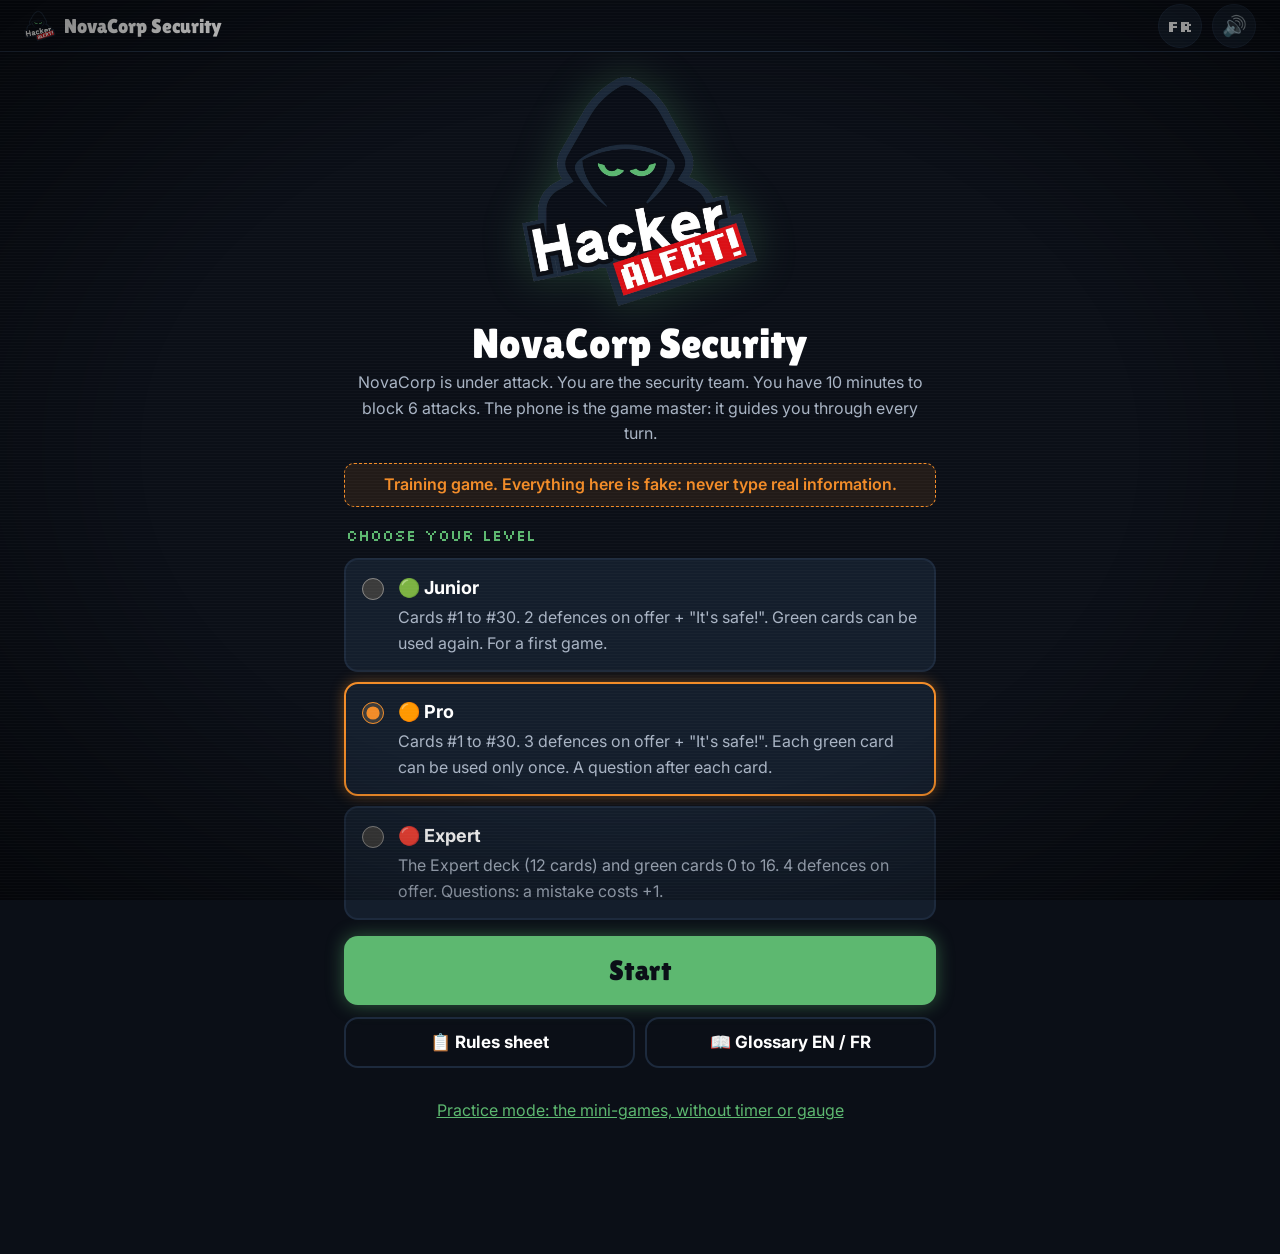
<file: index.html>
<!doctype html>
<html lang="en">
<head>
<meta charset="utf-8">
<meta name="viewport" content="width=device-width, initial-scale=1, viewport-fit=cover">
<title>NovaCorp Security</title>
<meta name="description" content="Hacker Alert companion app: the phone is the game master of the cooperative cybersecurity card game. Training game: everything is fake.">
<meta name="theme-color" content="#0B0F17">
<link rel="icon" href="logo.png">
<link rel="preconnect" href="https://fonts.googleapis.com">
<link rel="preconnect" href="https://fonts.gstatic.com" crossorigin>
<link href="https://fonts.googleapis.com/css2?family=Inter:wght@400;500;600;700&family=Lilita+One&family=Silkscreen:wght@400;700&display=swap" rel="stylesheet">
<!-- Styles : variables communes avec regles.html, puis un fichier par partie de l'appli -->
<link rel="stylesheet" href="css/base.css">
<link rel="stylesheet" href="css/app/layout.css">
<link rel="stylesheet" href="css/app/home.css">
<link rel="stylesheet" href="css/app/rules.css">
<link rel="stylesheet" href="css/app/glossary.css">
<link rel="stylesheet" href="css/app/picker.css">
<link rel="stylesheet" href="css/app/debrief.css">
<link rel="stylesheet" href="css/app/hud.css">
<link rel="stylesheet" href="css/app/pad.css">
<link rel="stylesheet" href="css/app/result.css">
<link rel="stylesheet" href="css/app/question.css">
<link rel="stylesheet" href="css/app/end.css">
<link rel="stylesheet" href="css/app/minigames.css">
<link rel="stylesheet" href="css/app/mg-trap.css">
<link rel="stylesheet" href="css/app/mg-password.css">
<link rel="stylesheet" href="css/app/mg-call.css">
<link rel="stylesheet" href="css/app/mg-link.css">
<link rel="stylesheet" href="css/app/mg-desk.css">
<link rel="stylesheet" href="css/app/mg-ransom.css">
</head>
<body class="app">

<!-- Barre du haut -->
<header class="topbar">
  <a class="topbar__brand" href="./"><img src="logo.png" alt="" width="32" height="32"><span class="topbar__name">NovaCorp Security</span></a>
  <span class="topbar__level" id="levelChip" hidden></span>
  <button class="topbar__lang" id="langBtn" type="button" data-i18n="lang.switch" data-i18n-aria="lang.aria">FR</button>
  <button class="topbar__voice" id="musicBtn" type="button" aria-pressed="true">🎵</button>
  <button class="topbar__voice" id="voiceBtn" type="button" aria-pressed="true">🔊</button>
</header>

<!-- Chrono, jauge, compteur (pendant une partie) -->
<div class="hud" id="hud" hidden>
  <p class="hud__timer" id="hudTimer" role="timer" data-i18n-aria="hud.time">10:00</p>
  <div class="hud__gauge">
    <p class="hud__label" id="hudLabel">Pawn: 0/10</p>
    <div class="hud__cells" id="hudCells" aria-hidden="true"></div>
  </div>
  <p class="hud__count"><span data-i18n="hud.attack">Attaque</span> <b id="hudCount">0/6</b></p>
</div>

<main class="screens">

  <!-- Sous-titres de la voix (dans la page : ne cachent jamais les boutons) -->
  <div class="subtitle" id="subtitle" hidden aria-live="polite">
    <span class="subtitle__who">HACKER</span>
    <span class="subtitle__text"></span>
    <button class="subtitle__replay" id="subReplay" type="button" data-i18n="voice.replay"></button>
  </div>

  <!-- ===== Accueil ===== -->
  <section class="screen home" id="screen-home" hidden aria-labelledby="homeTitle">
    <img class="home__logo" src="logo.png" alt="Hacker Alert" width="920" height="920">
    <h1 class="home__title" id="homeTitle">NovaCorp Security</h1>
    <p class="home__intro" data-i18n="home.intro"></p>
    <p class="fake-banner" data-i18n="fake"></p>

    <div class="home__resume" id="resumeBox" hidden>
      <p data-i18n="home.resume"></p>
      <div class="btn-row">
        <button class="btn btn--primary" id="resumeBtn" type="button" data-i18n="home.continue"></button>
        <button class="btn btn--ghost" id="discardBtn" type="button" data-i18n="home.new"></button>
      </div>
    </div>

    <form class="levels" id="levelForm">
      <fieldset>
        <legend class="levels__legend" data-i18n="home.level"></legend>
        <label class="level-opt level-opt--junior">
          <input type="radio" name="level" value="junior">
          <span class="level-opt__name">🟢 Junior</span>
          <span class="level-opt__text" data-i18n="lvl.junior"></span>
        </label>
        <label class="level-opt level-opt--pro">
          <input type="radio" name="level" value="pro" checked>
          <span class="level-opt__name">🟠 Pro</span>
          <span class="level-opt__text" data-i18n="lvl.pro"></span>
        </label>
        <label class="level-opt level-opt--expert">
          <input type="radio" name="level" value="expert">
          <span class="level-opt__name">🔴 Expert</span>
          <span class="level-opt__text" data-i18n="lvl.expert"></span>
        </label>
      </fieldset>
      <button class="btn btn--start" type="submit" data-i18n="home.start"></button>
    </form>

    <div class="btn-row home__more">
      <button class="btn btn--ghost" type="button" data-open-rules data-i18n="home.rules"></button>
      <button class="btn btn--ghost" type="button" data-open-glossary data-i18n="home.glossary"></button>
    </div>
    <a class="home__practice" href="?c=practice" data-i18n="home.practice"></a>
  </section>

  <!-- ===== Fiche des règles ===== -->
  <section class="screen rules" id="screen-rules" hidden aria-labelledby="rulesTitle">
    <h1 class="rules__title" id="rulesTitle" data-i18n="rules.title"></h1>
    <div class="rules__sheet" data-i18n-html="rules.html"></div>
    <h2 class="rules__sub" data-i18n="db.reportTitle"></h2>
    <ul class="report" data-report-list></ul>
    <button class="btn btn--ghost rules__glossary" type="button" data-open-glossary data-i18n="home.glossary"></button>
    <a class="rules__full" href="regles.html" data-i18n="rules.full"></a>
    <button class="btn btn--primary" id="rulesBack" type="button" data-i18n="back"></button>
    <p class="rules__credits" data-i18n="credits.voices"></p>
  </section>

  <!-- ===== Glossaire anglais / français ===== -->
  <section class="screen glossary" id="screen-glossary" hidden aria-labelledby="gloTitle">
    <h1 class="glossary__title" id="gloTitle" data-i18n="glo.title"></h1>
    <p class="glossary__intro" data-i18n="glo.intro"></p>
    <label class="glossary__search">
      <span class="glossary__search-label" data-i18n="glo.search"></span>
      <input type="search" id="gloSearch" autocomplete="off" spellcheck="false">
    </label>
    <dl class="glossary__list" id="gloList"></dl>
    <button class="btn btn--primary" id="gloBack" type="button" data-i18n="back"></button>
  </section>

  <!-- ===== Partie : le téléphone mène le jeu (pavé de la carte rouge) ===== -->
  <section class="screen game" id="screen-game" hidden>
    <div class="pad" id="pad">
      <p class="pad__help" data-i18n="pad.help"></p>
      <p class="pad__display" id="padDisplay" aria-live="polite"><span class="pad__hash">#</span><span id="padNumber">—</span></p>
      <p class="pad__msg" id="padMsg" role="status"></p>
      <div class="pad__keys" id="padKeys">
        <button type="button" data-key="1">1</button><button type="button" data-key="2">2</button><button type="button" data-key="3">3</button>
        <button type="button" data-key="4">4</button><button type="button" data-key="5">5</button><button type="button" data-key="6">6</button>
        <button type="button" data-key="7">7</button><button type="button" data-key="8">8</button><button type="button" data-key="9">9</button>
        <button type="button" data-key="del" data-i18n-aria="pad.delete">⌫</button><button type="button" data-key="0">0</button>
        <button type="button" data-key="ok" class="pad__ok">OK</button>
      </div>
    </div>

    <!-- Carte affichée -->
    <article class="card-panel" id="cardPanel" hidden aria-live="polite">
      <header class="card-panel__head">
        <span class="card-panel__num" id="cpNum">#0</span>
        <span class="card-panel__fam" id="cpFam"></span>
        <span class="card-panel__sev" id="cpSev"></span>
      </header>
      <h2 class="card-panel__title" id="cpTitle"></h2>
      <!-- La situation se lit sur la carte papier, à voix haute : le texte est caché -->
      <p class="card-panel__read" id="cpRead"></p>
      <button class="btn btn--ghost btn--small card-panel__show" id="cpShowText" type="button" data-i18n="card.showText"></button>
      <p class="card-panel__text" id="cpText" hidden></p>
      <button class="hint-btn" id="cpHintBtn" type="button" hidden data-i18n="card.hintBtn"></button>
      <p class="card-panel__hint" id="cpHint" hidden></p>
      <p class="picker__title" id="pickTitle"></p>
      <!-- Les défenses proposées par le téléphone (numéro + nom) -->
      <ul class="choices" id="gpChoices"></ul>
      <p class="picker__note" data-i18n="pick.note"></p>
      <!-- Pavé pour taper le NUMÉRO de la carte verte posée sur la table -->
      <div class="greenpad" id="greenpad">
        <div class="greenpad__slots" id="gpSlots" aria-live="polite"></div>
        <p class="greenpad__msg" id="gpMsg" role="status"></p>
        <div class="pad__keys greenpad__keys" id="gpKeys">
          <button type="button" data-key="1">1</button><button type="button" data-key="2">2</button><button type="button" data-key="3">3</button>
          <button type="button" data-key="4">4</button><button type="button" data-key="5">5</button><button type="button" data-key="6">6</button>
          <button type="button" data-key="7">7</button><button type="button" data-key="8">8</button><button type="button" data-key="9">9</button>
          <button type="button" data-key="del" data-i18n-aria="pad.delete">⌫</button><button type="button" data-key="0">0</button>
          <button type="button" data-key="ok" class="pad__ok">OK</button>
        </div>
      </div>
      <button class="btn btn--primary picker__validate" id="pickValidate" type="button" disabled data-i18n="pick.validate"></button>
      <!-- Confirmation : "Card 9 · Call back to check. Confirm?" -->
      <div class="confirm" id="gpConfirm" hidden role="alertdialog" aria-labelledby="gpConfirmText">
        <p class="confirm__text" id="gpConfirmText"></p>
        <div class="btn-row">
          <button class="btn btn--primary" id="gpYes" type="button" data-i18n="pick.confirm"></button>
          <button class="btn btn--ghost" id="gpNo" type="button" data-i18n="back"></button>
        </div>
      </div>
      <button class="btn btn--ghost btn--small" id="cpBack" type="button" data-i18n="card.back"></button>
    </article>

    <!-- Carte mini-jeu (#1, #2, #7, #8, #13, #14, #19, #20, #25, #26) -->
    <article class="qr-panel" id="qrPanel" hidden aria-live="polite">
      <p class="qr-panel__tag" data-i18n="qr.tag"></p>
      <h2 class="qr-panel__name" id="qrName"></h2>
      <p class="qr-panel__text" data-i18n="qr.text"></p>
      <button class="btn btn--primary" id="qrOpen" type="button" data-i18n="qr.open"></button>
      <button class="btn btn--ghost btn--small" id="qrBack" type="button" data-i18n="card.back"></button>
    </article>

    <div class="game__links" id="gameLinks">
      <button class="btn btn--link" type="button" data-open-rules data-i18n="game.rules"></button>
      <button class="btn btn--link" id="abandonBtn" type="button" data-i18n="game.abandon"></button>
    </div>
  </section>

  <!-- ===== Mini-jeu ===== -->
  <section class="screen minigame" id="screen-minigame" hidden>
    <p class="fake-banner" data-i18n="fake"></p>
    <div class="mg" id="mgRoot"></div>
  </section>

  <!-- ===== Résultat d'une attaque ===== -->
  <section class="screen result" id="screen-result" hidden aria-live="assertive" aria-labelledby="resTitle">
    <div class="result__box" id="resBox">
      <p class="result__icon" id="resIcon" aria-hidden="true"></p>
      <h2 class="result__title" id="resTitle"></h2>
      <!-- Ce qu'il faut faire avec le pion papier, en très gros -->
      <p class="result__pawn" id="resPawn" hidden></p>
      <p class="result__summary" id="resSummary"></p>
      <ul class="result__calc" id="resCalc"></ul>
      <p class="result__gauge" id="resGauge"></p>
      <div class="result__learn">
        <p class="result__best" id="resBest"></p>
        <p class="result__why" id="resWhy"></p>
      </div>
      <p class="result__flip" id="resFlip" hidden></p>
      <div class="result__rule" id="resRuleBox" hidden>
        <p class="result__rule-label" data-i18n="res.ruleLabel"></p>
        <p class="result__rule-text" id="resRule"></p>
        <p class="result__rule-text result__rule-text--green" id="resRule2" hidden></p>
      </div>
      <p class="result__note" id="resNote" hidden></p>
      <button class="btn btn--primary" id="resNext" type="button"></button>
    </div>
  </section>

  <!-- ===== Fin de partie ===== -->
  <section class="screen end" id="screen-end" hidden aria-labelledby="endTitle">
    <div class="end__screen" id="endScreen">
      <p class="end__big" id="endBig" data-text=""></p>
      <h2 class="end__title" id="endTitle"></h2>
      <p class="end__score" id="endScore"></p>
    </div>
    <!-- Débrief pédagogique -->
    <div class="debrief__weak" id="dbWeak" hidden>
      <h3 class="debrief__label" data-i18n="db.weakTitle"></h3>
      <p class="debrief__weakname" id="dbWeakName"></p>
      <p class="debrief__rule" id="dbWeakRule"></p>
      <p class="debrief__home" id="dbWeakHome"></p>
    </div>

    <h3 class="end__recap-title" data-i18n="end.recap"></h3>
    <ol class="end__recap" id="endRecap"></ol>

    <h3 class="end__recap-title" data-i18n="db.rulesTitle"></h3>
    <ul class="debrief__rules" id="dbRules"></ul>

    <h3 class="end__recap-title" data-i18n="db.talkTitle"></h3>
    <ol class="debrief__talk" id="dbTalk"></ol>

    <h3 class="end__recap-title" data-i18n="db.reportTitle"></h3>
    <ul class="report" data-report-list></ul>

    <div class="btn-row end__buttons">
      <button class="btn btn--ghost" type="button" data-open-glossary data-i18n="home.glossary"></button>
      <button class="btn btn--start" id="newGameBtn" type="button" data-i18n="end.new"></button>
    </div>
  </section>

  <!-- ===== Entraînement ===== -->
  <section class="screen practice" id="screen-practice" hidden aria-labelledby="practiceTitle">
    <h1 class="practice__title" id="practiceTitle" data-i18n="pr.title"></h1>
    <p class="practice__intro" data-i18n="pr.intro"></p>
    <p class="fake-banner" data-i18n="fake"></p>
    <ul class="practice__list" id="practiceList"></ul>
    <a class="btn btn--ghost" href="./" data-i18n="back.home"></a>
  </section>
</main>

<script src="js/i18n.js"></script>
<script src="js/cards.js"></script>
<script src="js/cards-fr.js"></script>
<script src="js/questions.js"></script>
<script src="js/audio.js"></script>
<script src="js/game.js"></script>
<script src="js/minigames/common.js"></script>
<script src="js/minigames/trap.js"></script>
<script src="js/minigames/password.js"></script>
<script src="js/minigames/call.js"></script>
<script src="js/minigames/link.js"></script>
<script src="js/minigames/desk.js"></script>
<script src="js/minigames/ransom.js"></script>
<script src="js/app.js"></script>
</body>
</html>
</file>
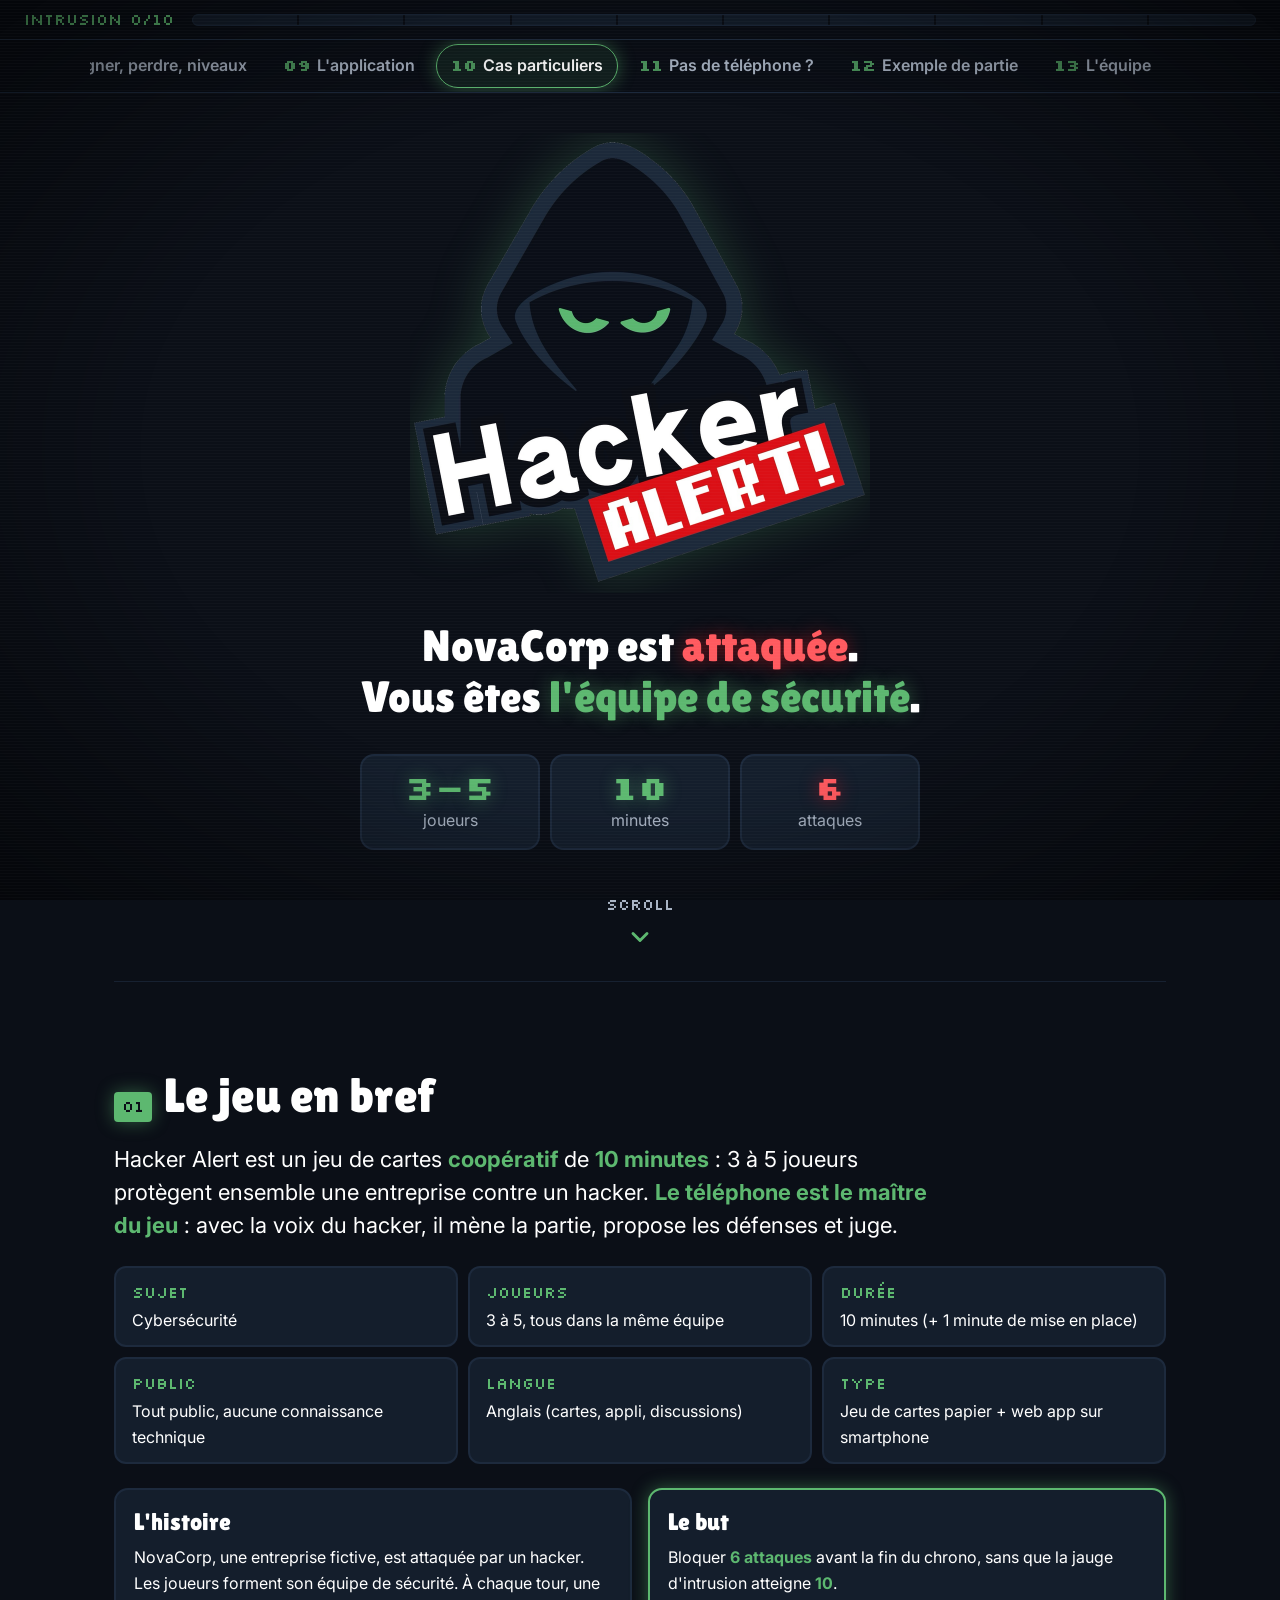
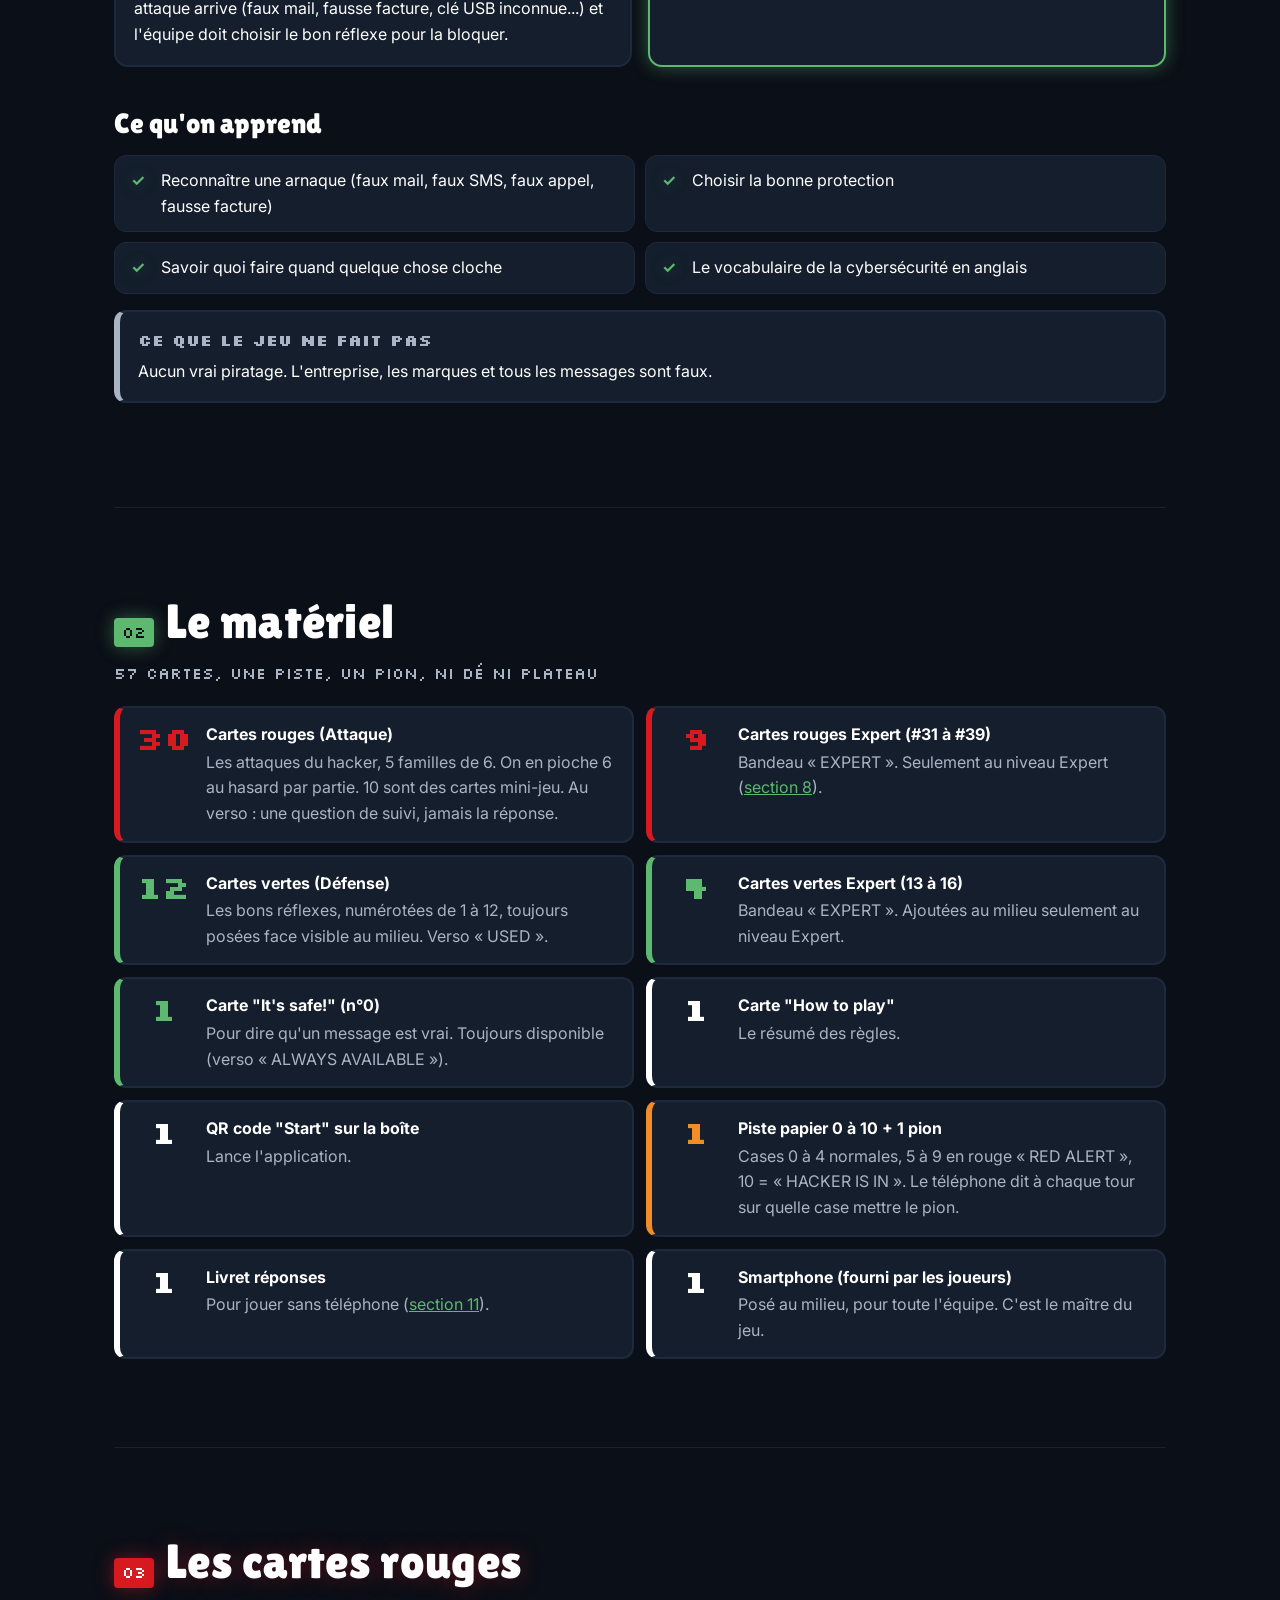
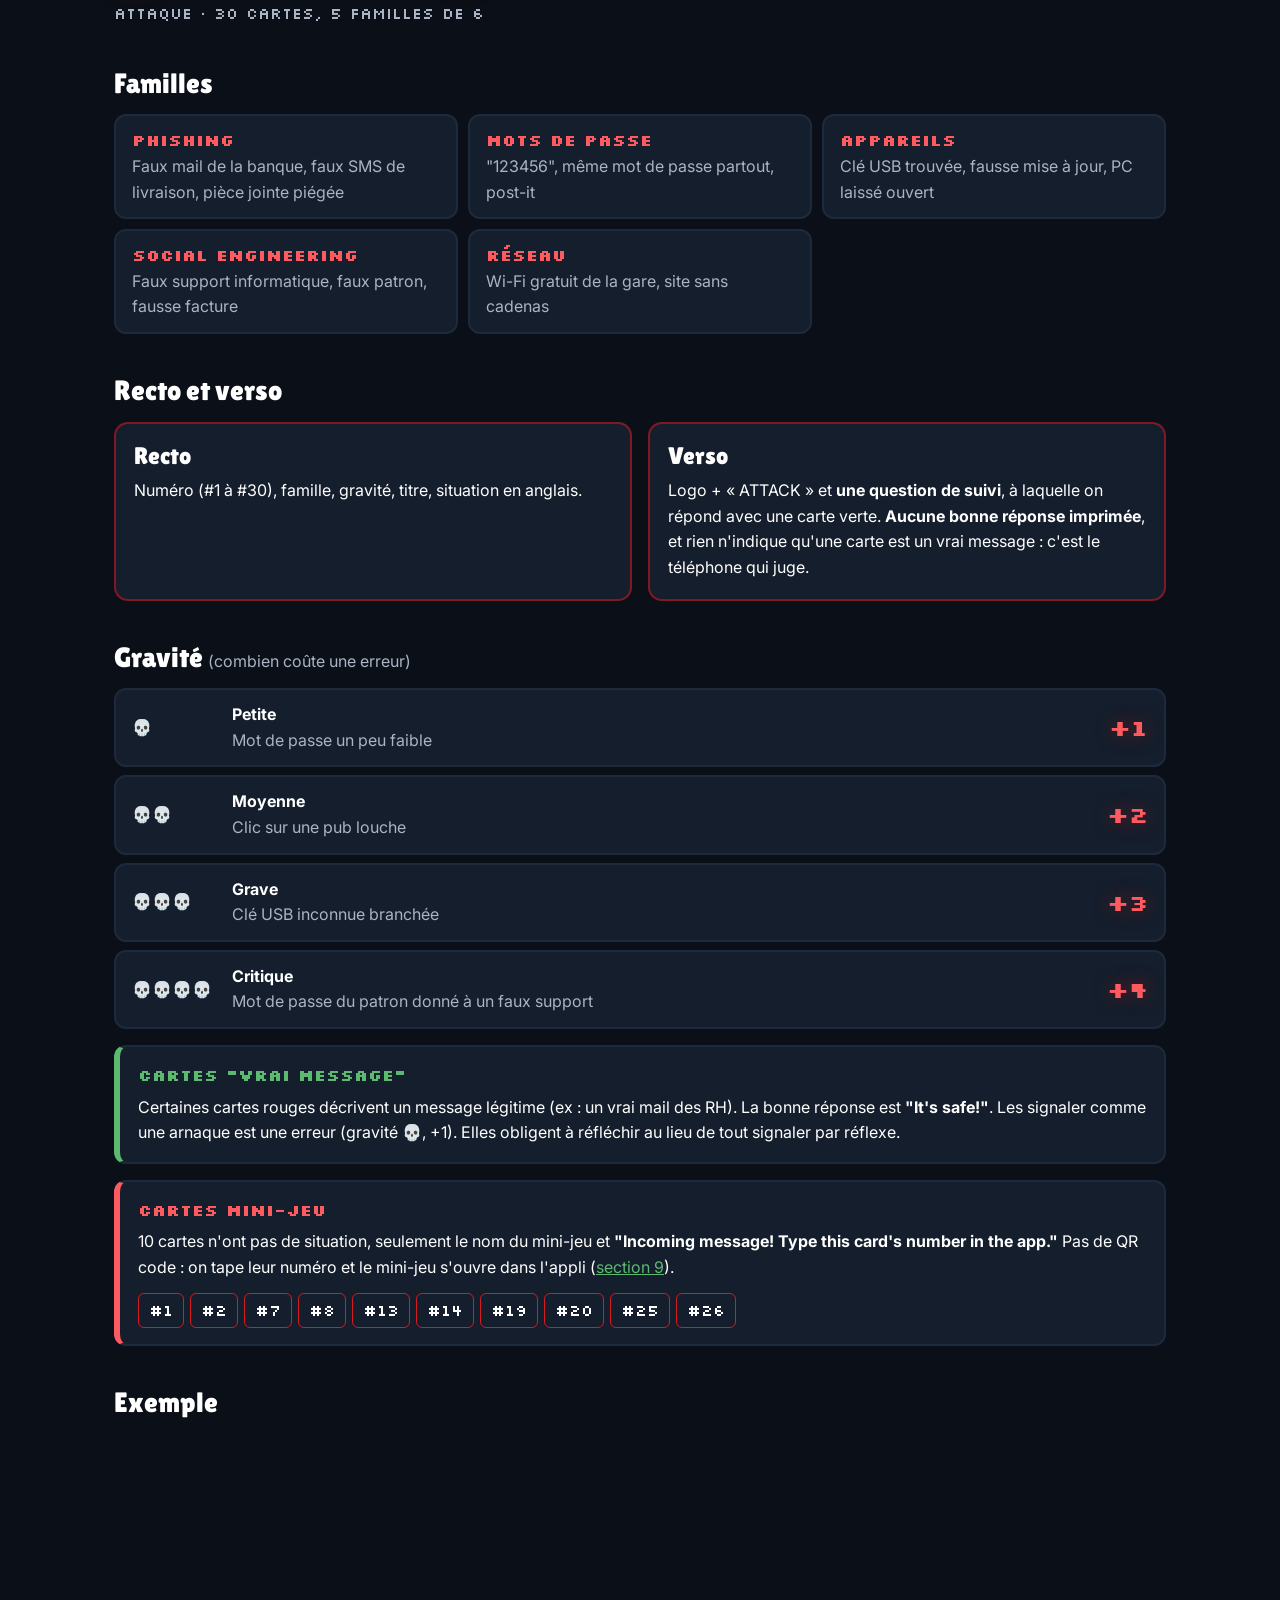
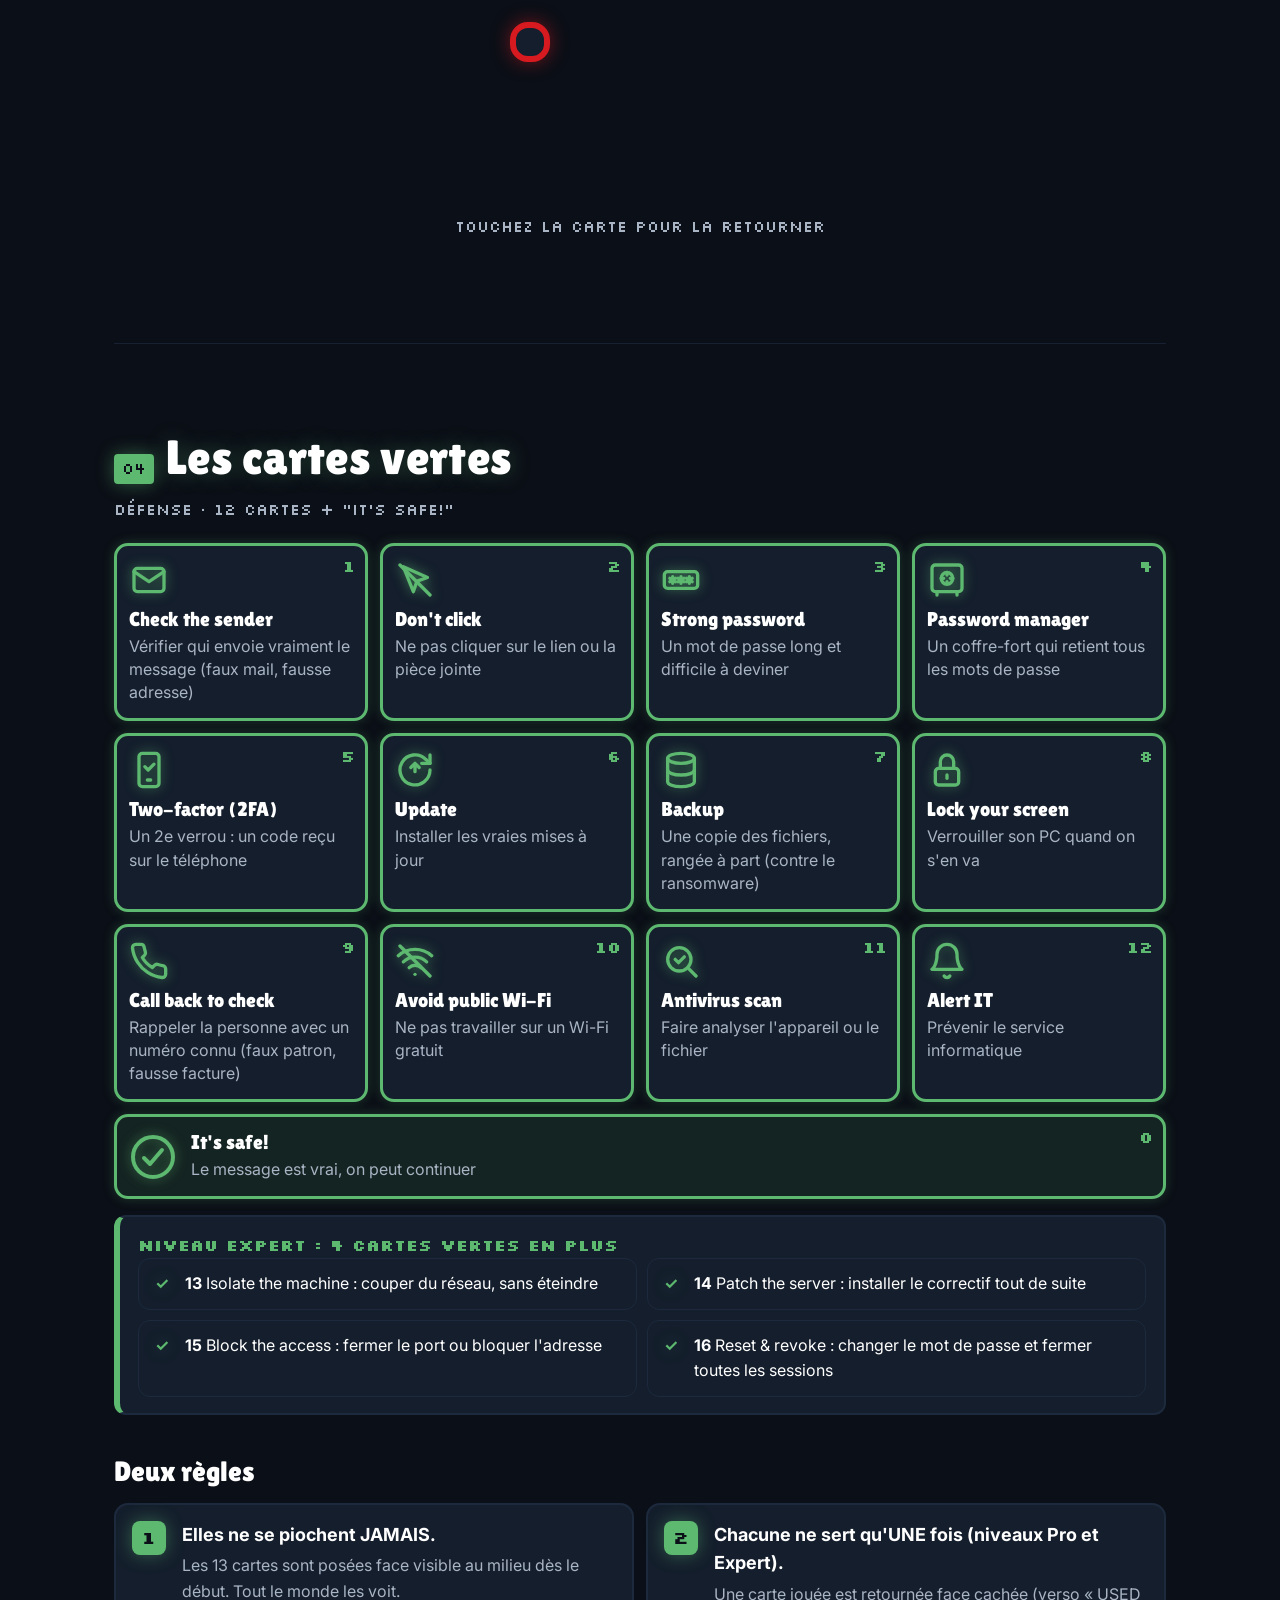
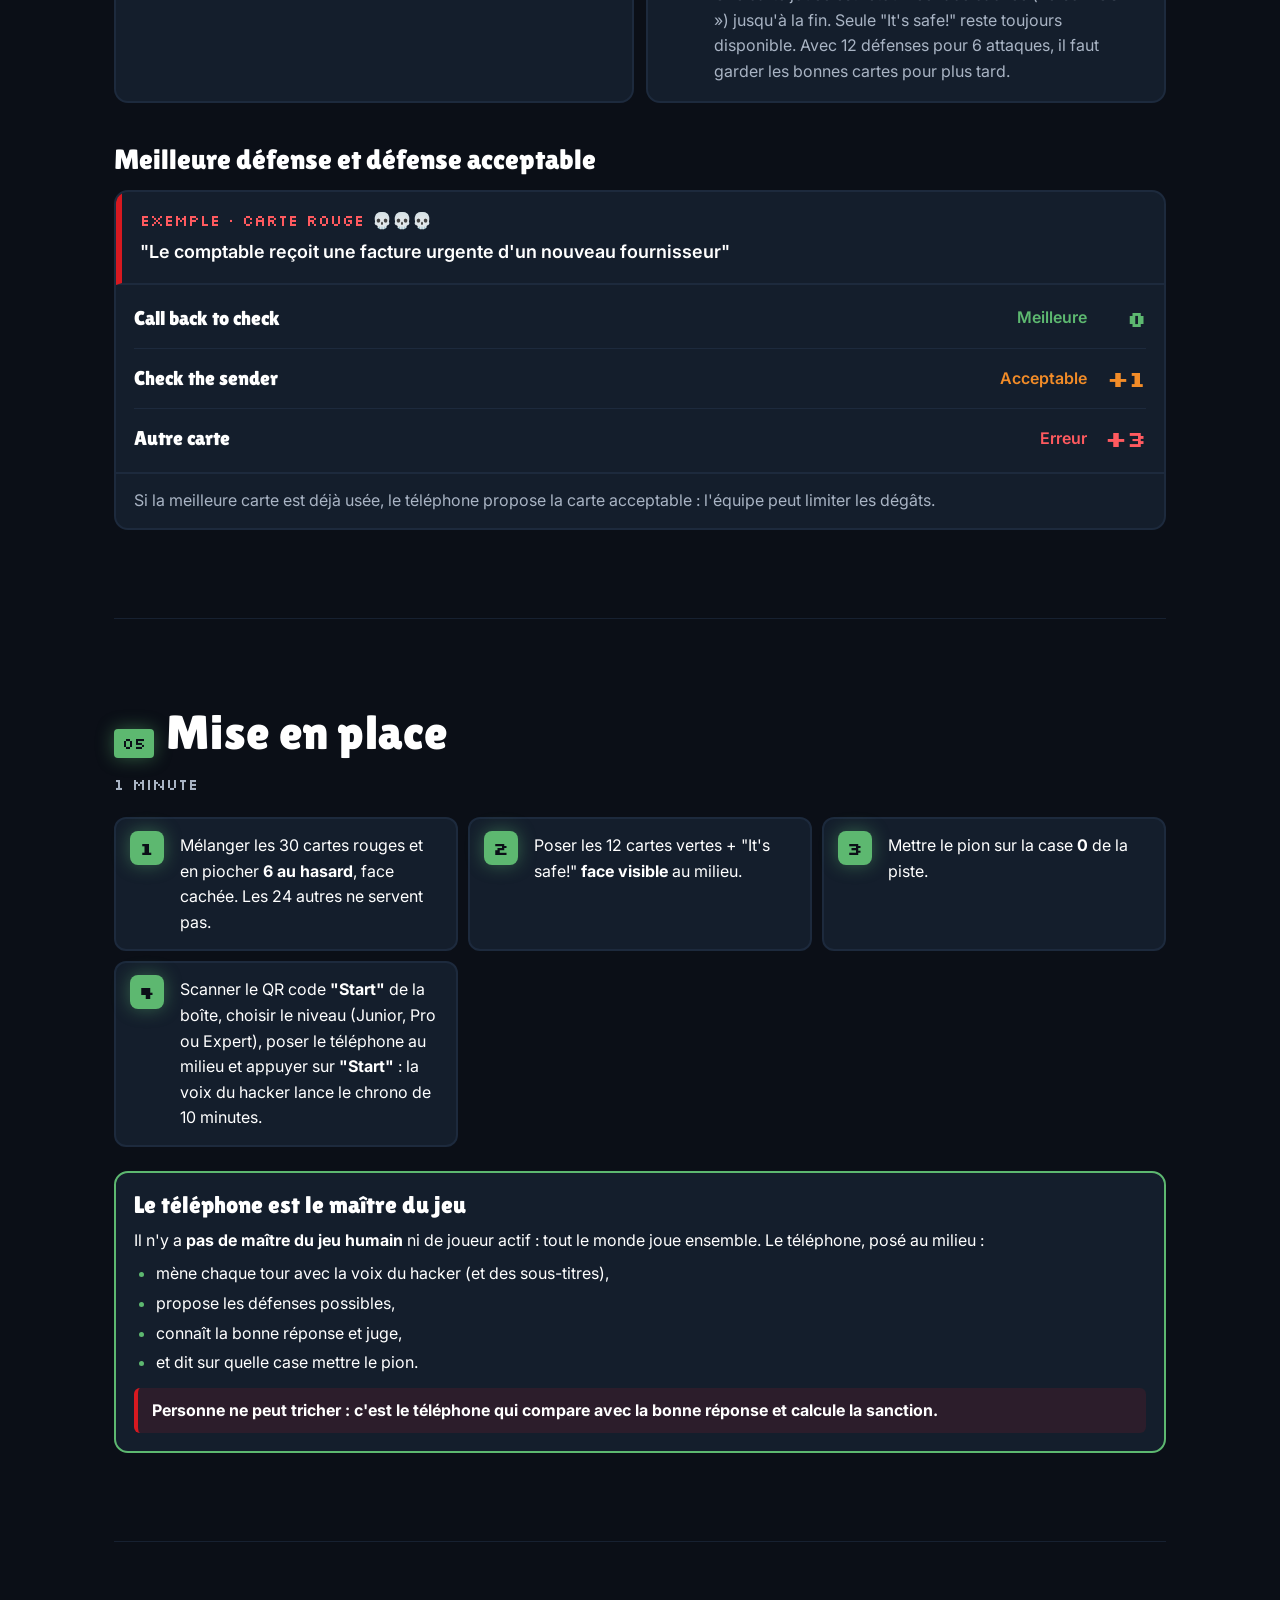
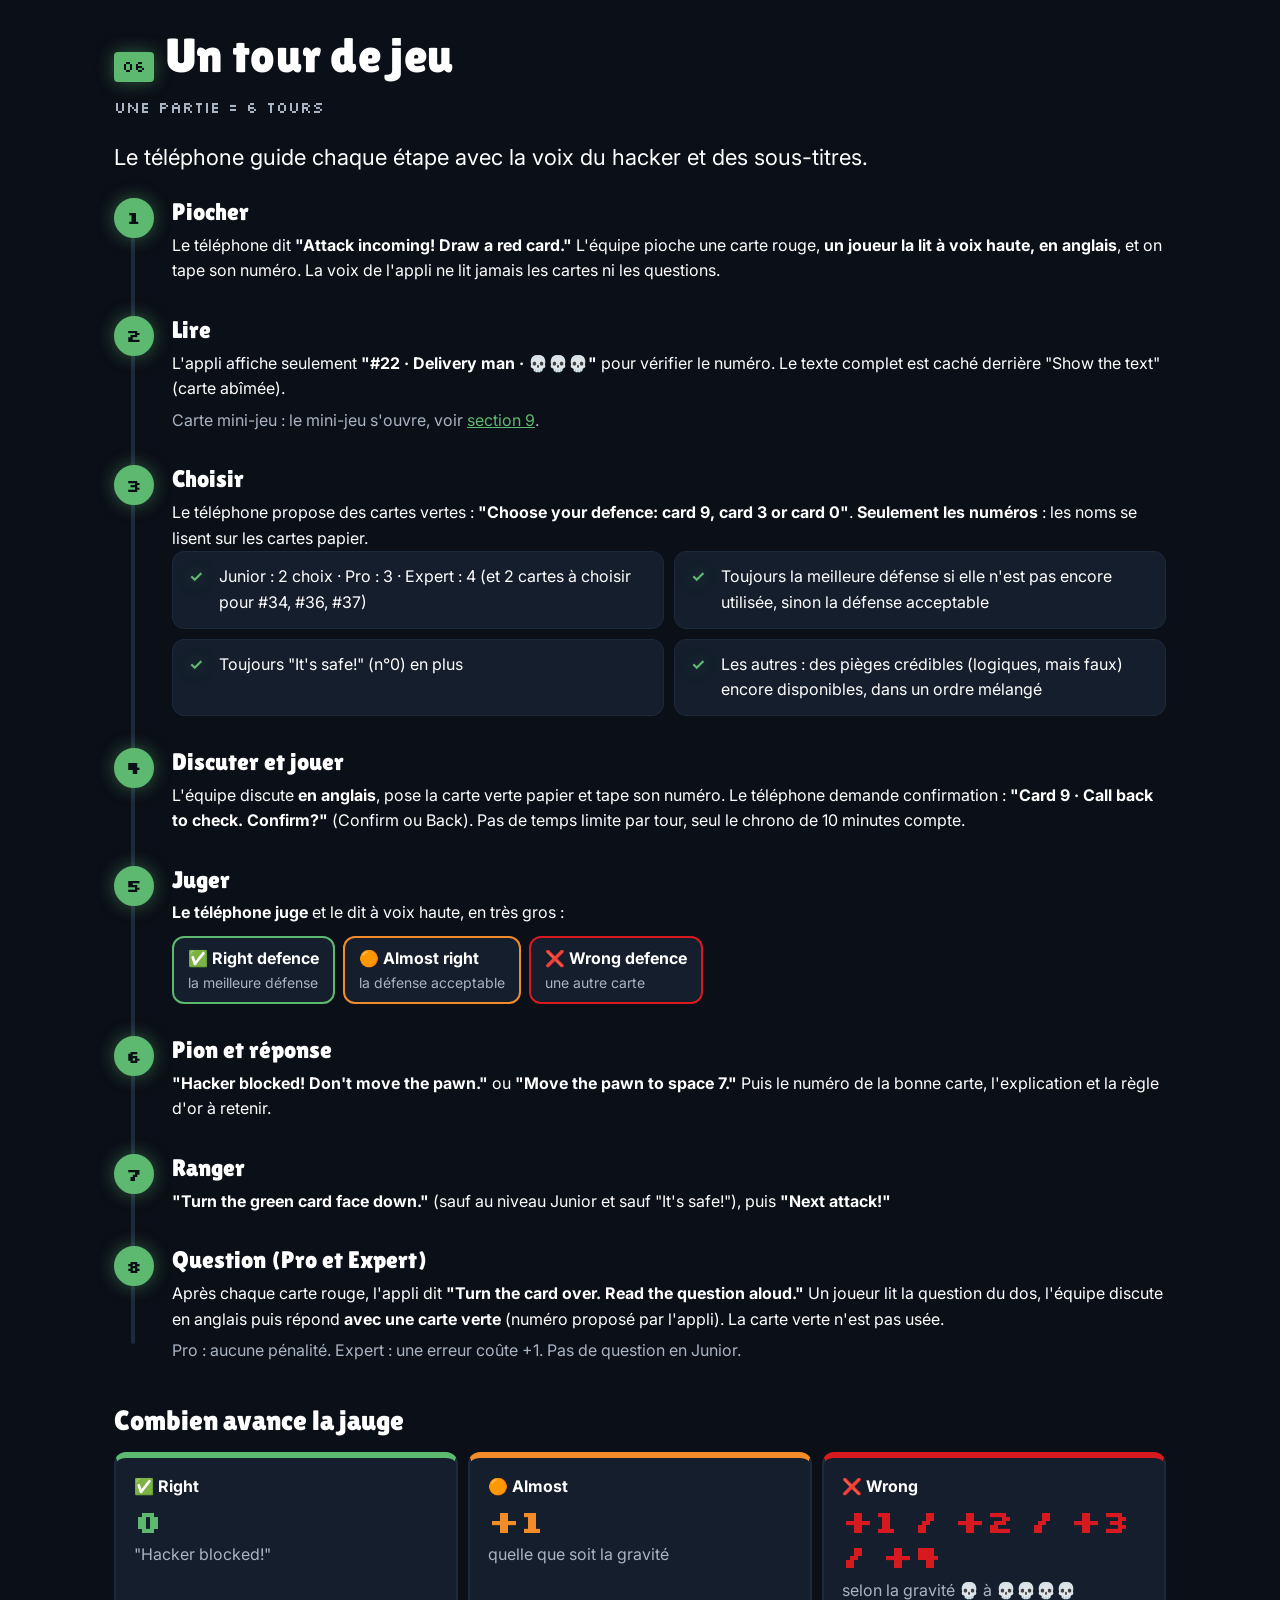
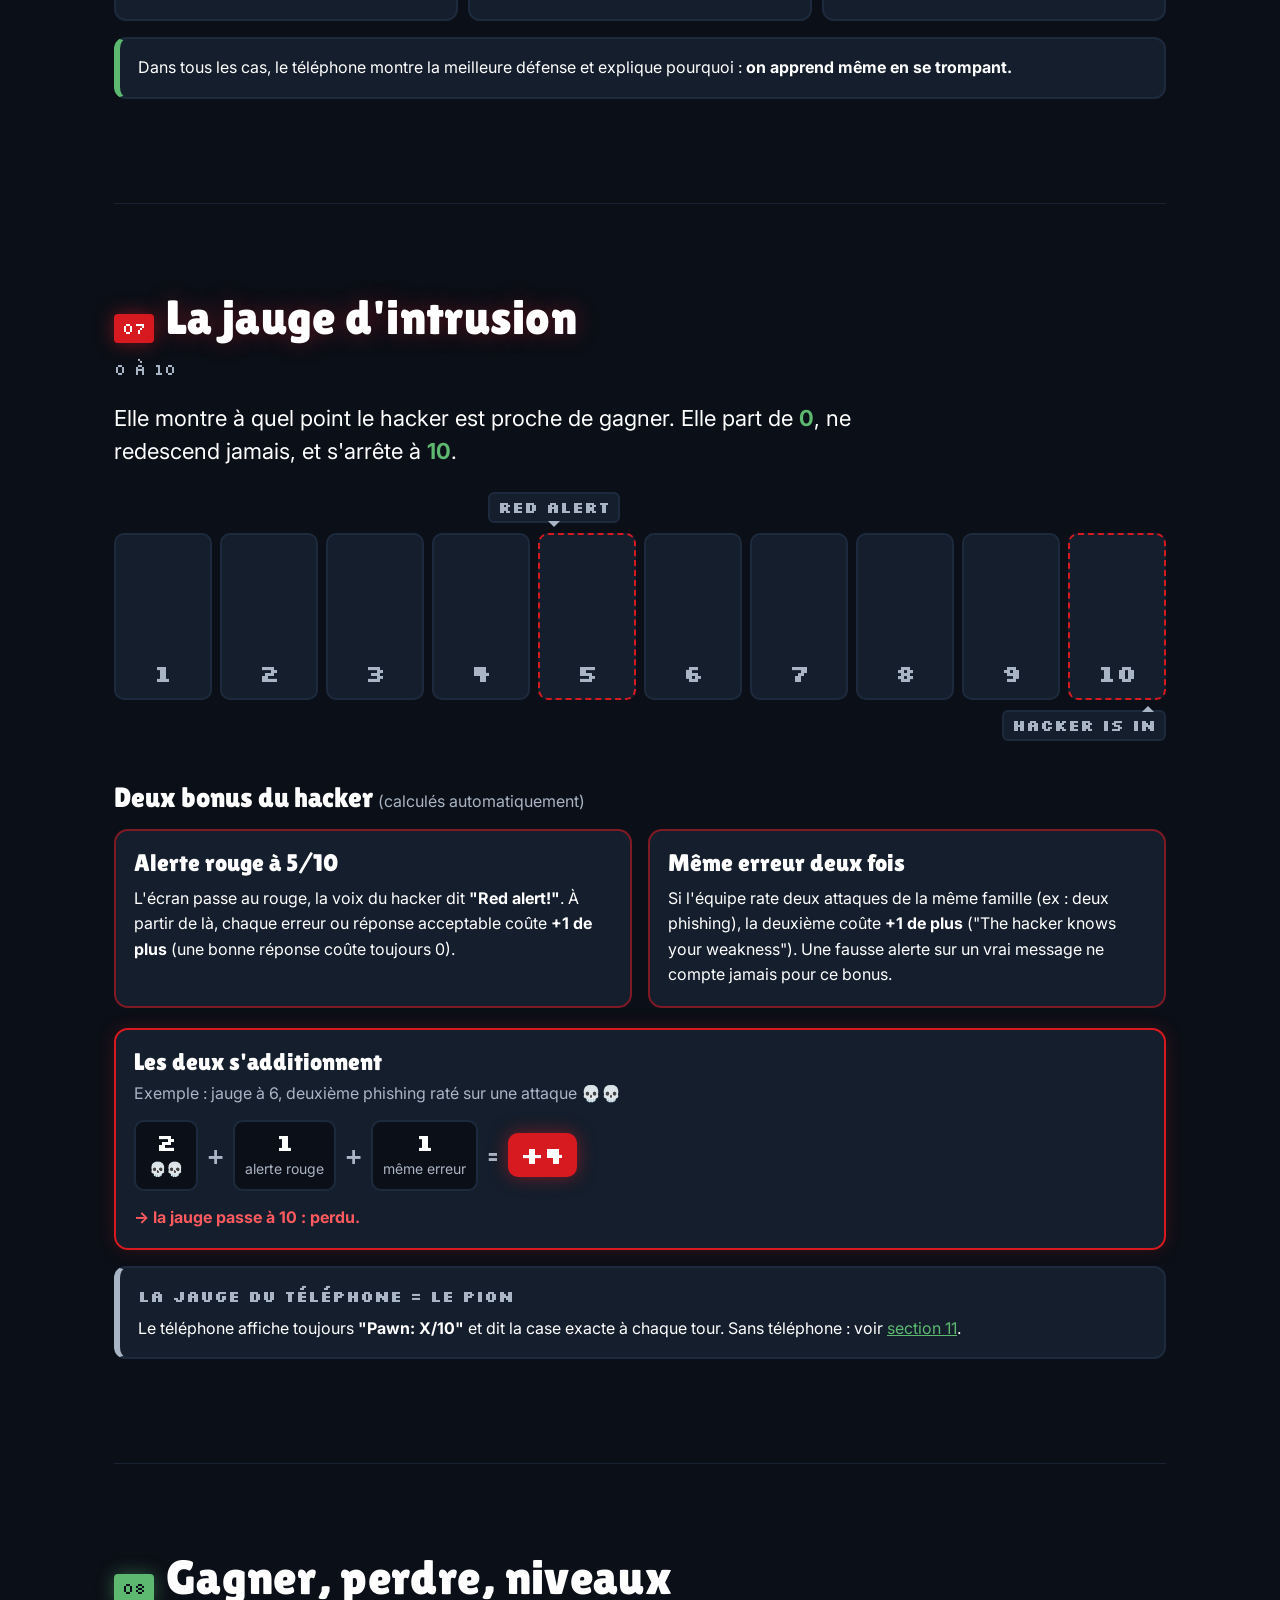
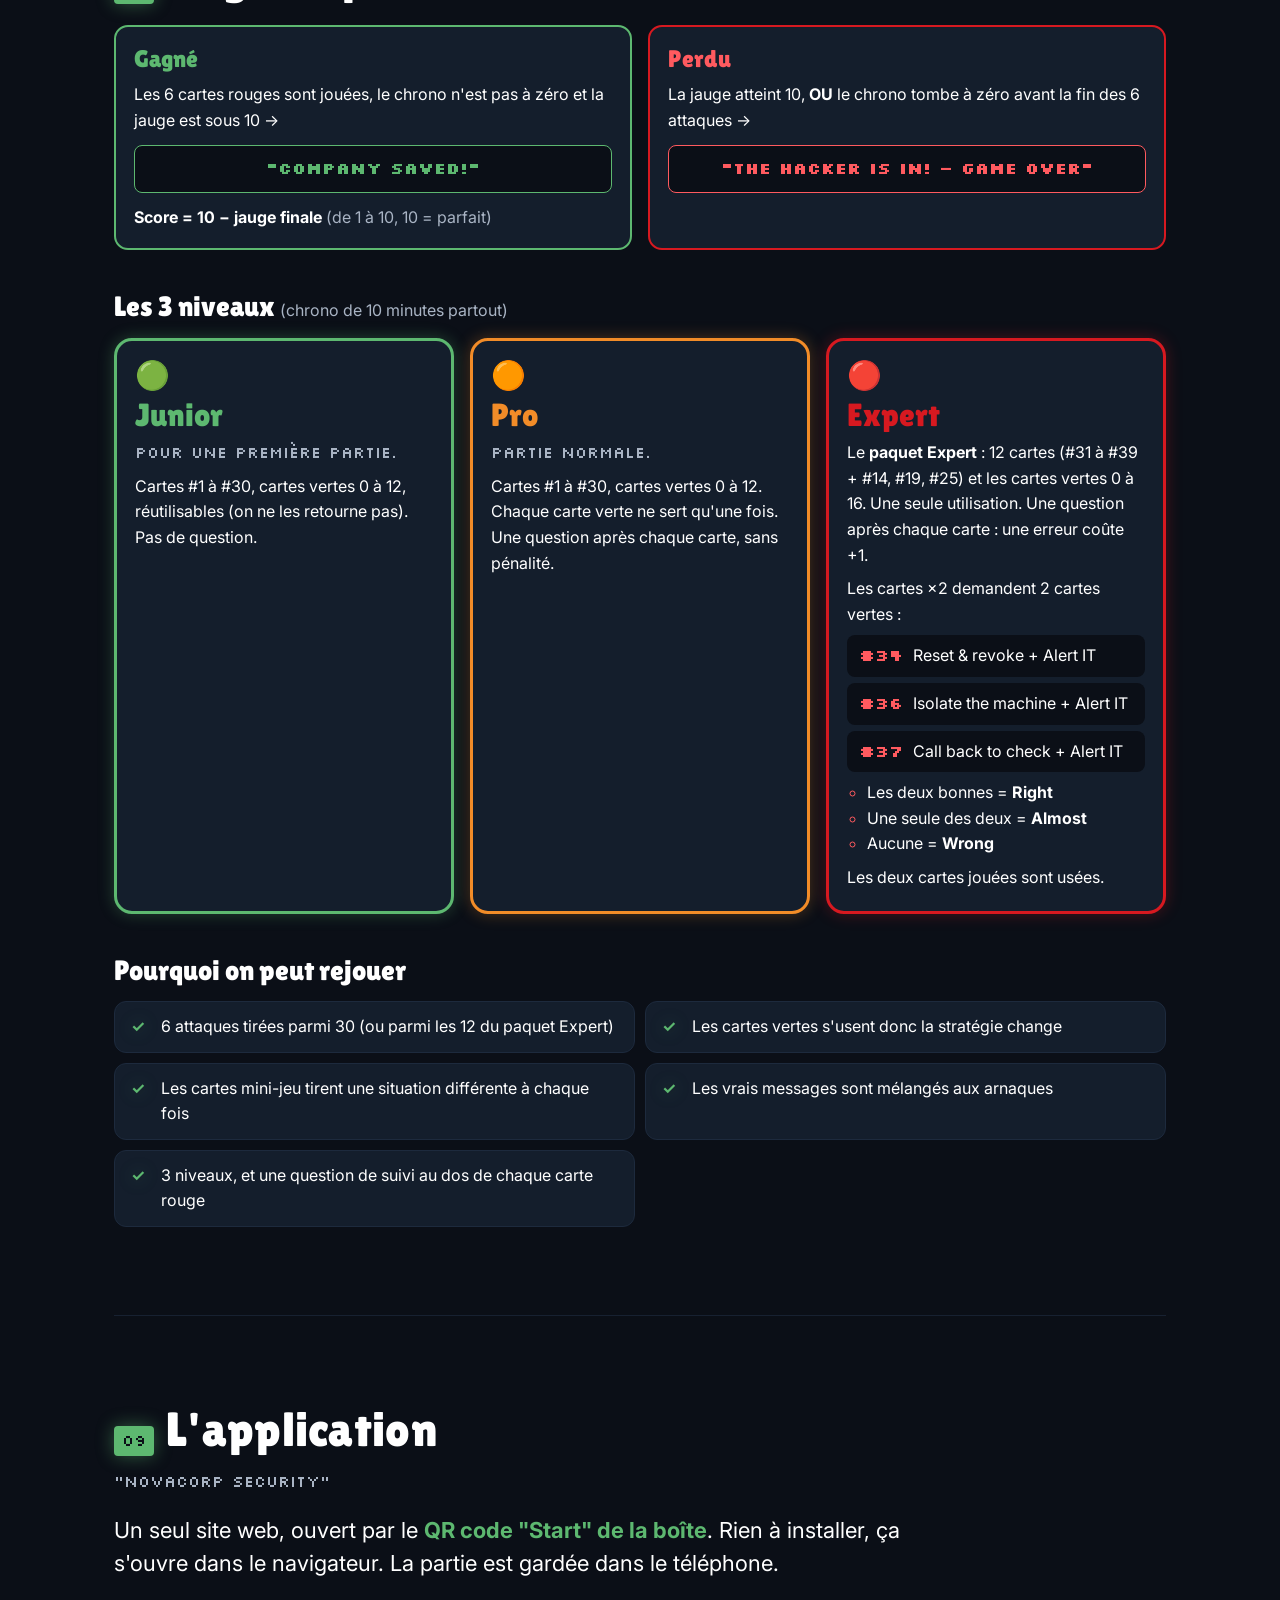
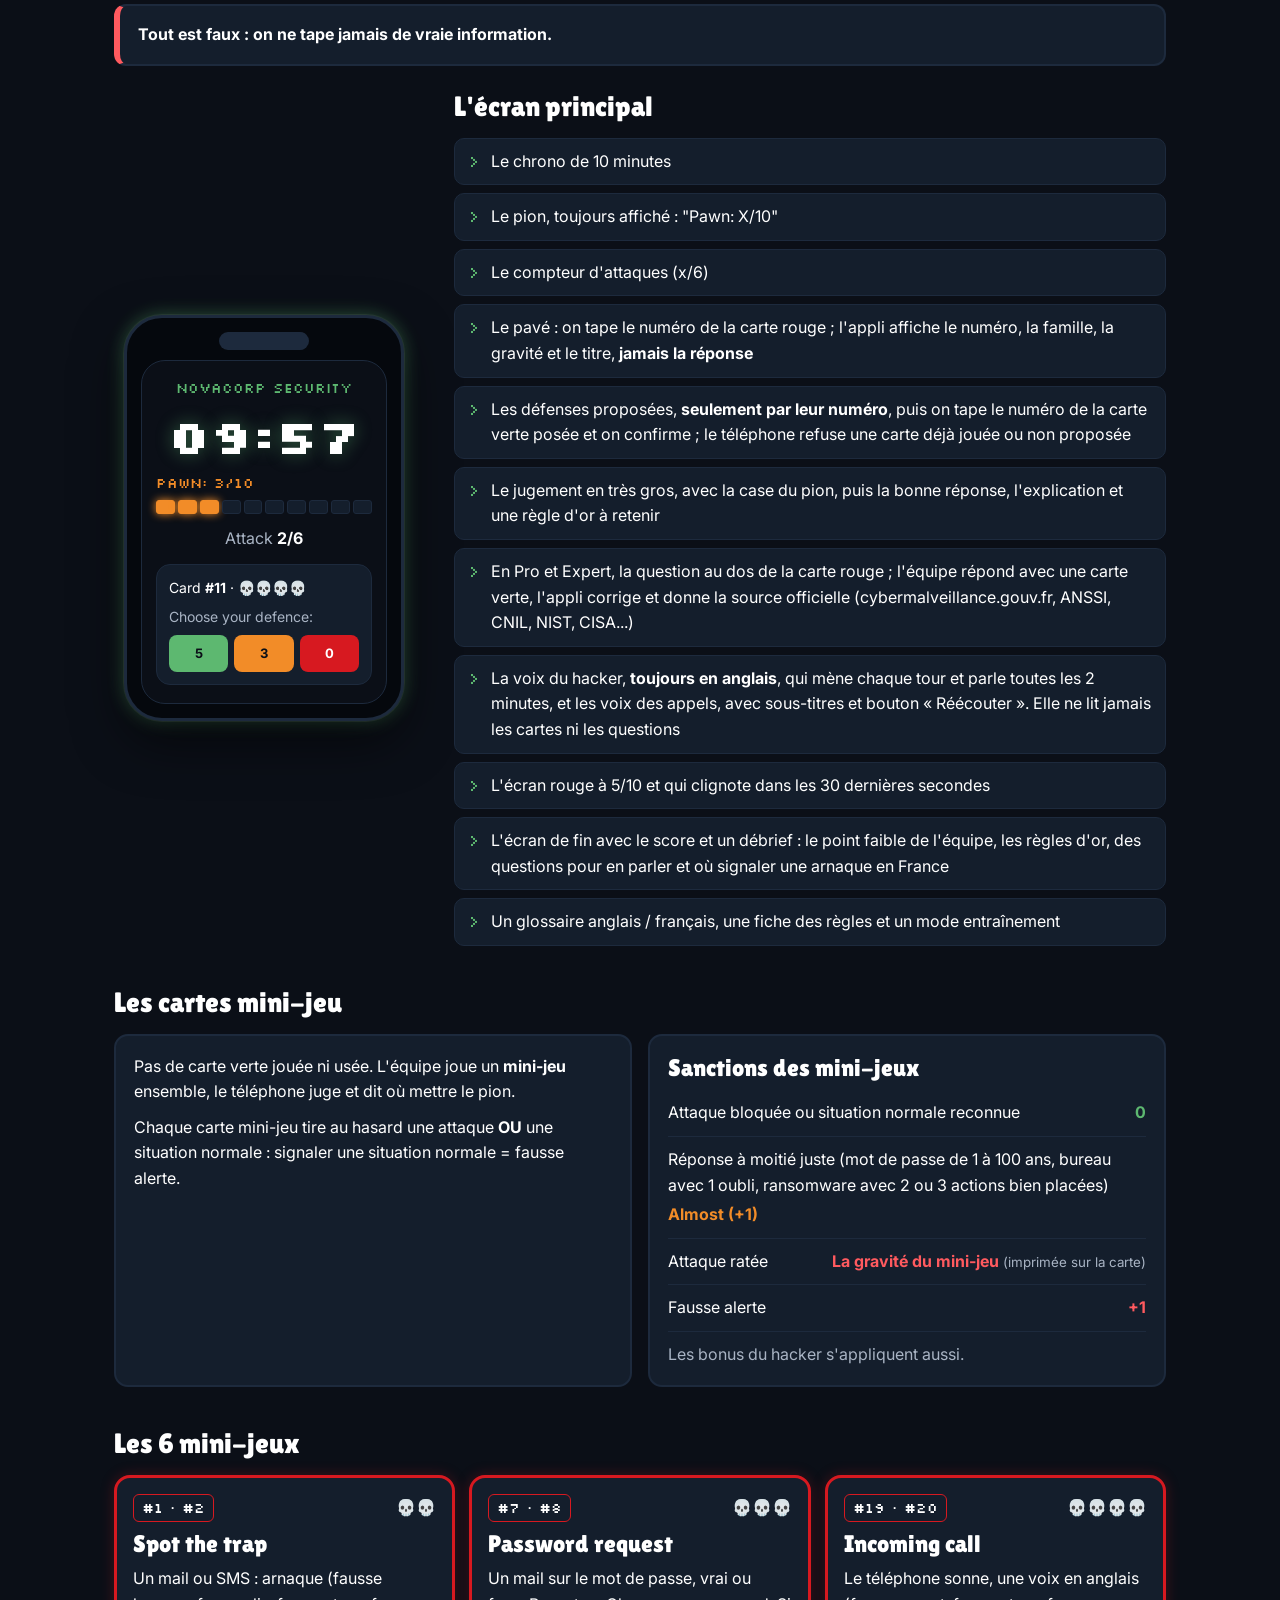
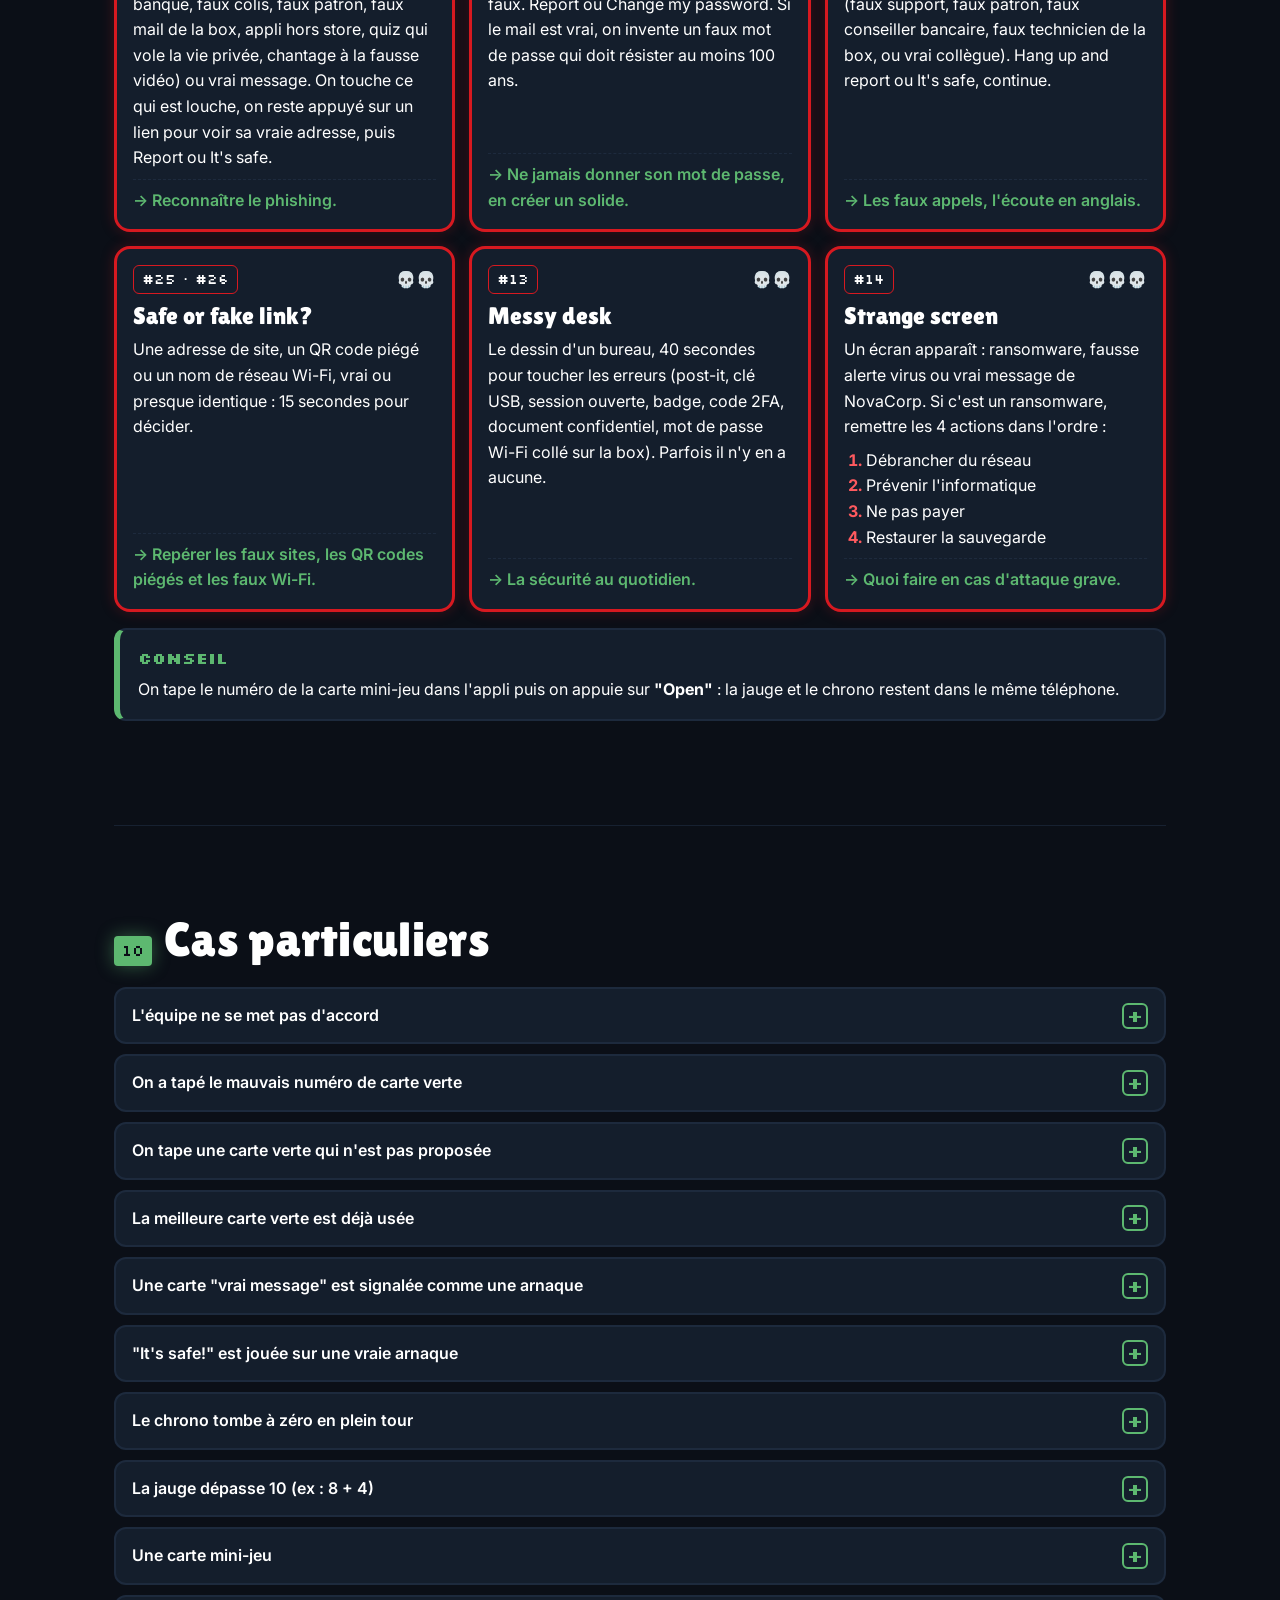
<file: regles.html>
<!doctype html>
<html lang="fr">
<head>
<meta charset="utf-8">
<meta name="viewport" content="width=device-width, initial-scale=1">
<title>Hacker Alert – Règles du jeu</title>
<meta name="description" content="Toutes les règles de Hacker Alert, le serious game coopératif de cybersécurité.">
<meta name="theme-color" content="#0B0F17">
<link rel="icon" href="logo.png">
<link rel="preconnect" href="https://fonts.googleapis.com">
<link rel="preconnect" href="https://fonts.gstatic.com" crossorigin>
<link href="https://fonts.googleapis.com/css2?family=Inter:wght@400;500;600;700&family=Lilita+One&family=Silkscreen:wght@400;700&display=swap" rel="stylesheet">
<!-- Styles : un fichier par partie de la page -->
<link rel="stylesheet" href="css/base.css">
<link rel="stylesheet" href="css/intrusion.css">
<link rel="stylesheet" href="css/nav.css">
<link rel="stylesheet" href="css/hero.css">
<link rel="stylesheet" href="css/sections.css">
<link rel="stylesheet" href="css/bref.css">
<link rel="stylesheet" href="css/materiel.css">
<link rel="stylesheet" href="css/attaques.css">
<link rel="stylesheet" href="css/defenses.css">
<link rel="stylesheet" href="css/mise-en-place.css">
<link rel="stylesheet" href="css/tour.css">
<link rel="stylesheet" href="css/cartes.css">
<link rel="stylesheet" href="css/jauge.css">
<link rel="stylesheet" href="css/niveaux.css">
<link rel="stylesheet" href="css/appli.css">
<link rel="stylesheet" href="css/cas.css">
<link rel="stylesheet" href="css/exemple.css">
<link rel="stylesheet" href="css/footer.css">
</head>
<body class="no-js">

<!-- Barre INTRUSION -->
<div class="intrusion" role="progressbar" aria-label="Progression de lecture" aria-valuemin="0" aria-valuemax="10" aria-valuenow="0" id="intrusion">
  <span class="intrusion__label" id="intrusionLabel">INTRUSION 0/10</span>
  <div class="intrusion__track">
    <div class="intrusion__fill" id="intrusionFill"></div>
    <div class="intrusion__ticks" aria-hidden="true"><span></span><span></span><span></span><span></span><span></span><span></span><span></span><span></span><span></span><span></span></div>
  </div>
</div>

<!-- Menu -->
<nav class="nav" aria-label="Sections des règles">
  <ul id="navList">
    <li><a href="#bref"><span class="num">01</span>Le jeu en bref</a></li>
    <li><a href="#materiel"><span class="num">02</span>Le matériel</a></li>
    <li><a href="#cartes-rouges"><span class="num">03</span>Cartes rouges</a></li>
    <li><a href="#cartes-vertes"><span class="num">04</span>Cartes vertes</a></li>
    <li><a href="#mise-en-place"><span class="num">05</span>Mise en place</a></li>
    <li><a href="#tour"><span class="num">06</span>Un tour de jeu</a></li>
    <li><a href="#jauge"><span class="num">07</span>La jauge</a></li>
    <li><a href="#gagner"><span class="num">08</span>Gagner, perdre, niveaux</a></li>
    <li><a href="#application"><span class="num">09</span>L'application</a></li>
    <li><a href="#cas-particuliers"><span class="num">10</span>Cas particuliers</a></li>
    <li><a href="#sans-telephone"><span class="num">11</span>Pas de téléphone ?</a></li>
    <li><a href="#exemple"><span class="num">12</span>Exemple de partie</a></li>
    <li><a href="#equipe"><span class="num">13</span>L'équipe</a></li>
  </ul>
</nav>

<main>
  <!-- 0. Hero -->
  <header class="hero" id="top">
    <div class="hero__logo glitch" id="heroLogo">
      <img src="logo.png" alt="Hacker Alert" width="920" height="920" onerror="this.parentNode.classList.add('is-missing')">
      <div class="logo-fallback" aria-hidden="true"><div class="l1">Hacker</div><div class="l2">ALERT!</div></div>
    </div>
    <p class="hero__tagline">NovaCorp est <span class="alert">attaquée</span>.<br>Vous êtes <span class="team">l'équipe de sécurité</span>.</p>
    <ul class="stats">
      <li class="stat"><b>3–5</b><span>joueurs</span></li>
      <li class="stat"><b>10</b><span>minutes</span></li>
      <li class="stat"><b>6</b><span>attaques</span></li>
    </ul>
    <a class="scroll-cue" href="#bref">Scroll
      <svg viewBox="0 0 24 24" fill="none" stroke="currentColor" stroke-width="2.5" stroke-linecap="round" stroke-linejoin="round" aria-hidden="true"><path d="M6 9l6 6 6-6"/></svg>
    </a>
  </header>

  <div class="wrap">
    <!-- 1 -->
    <section class="section reveal" id="bref" aria-labelledby="t-bref">
      <div class="section__head"><span class="section__num">01</span><h2 class="section__title" id="t-bref">Le jeu en bref</h2></div>

      <p class="lead">Hacker Alert est un jeu de cartes <strong>coopératif</strong> de <strong>10 minutes</strong> : 3 à 5 joueurs protègent ensemble une entreprise contre un hacker. <strong>Le téléphone est le maître du jeu</strong> : avec la voix du hacker, il mène la partie, propose les défenses et juge.</p>

      <dl class="fiche">
        <div class="fiche__item"><dt>Sujet</dt><dd>Cybersécurité</dd></div>
        <div class="fiche__item"><dt>Joueurs</dt><dd>3 à 5, tous dans la même équipe</dd></div>
        <div class="fiche__item"><dt>Durée</dt><dd>10 minutes (+ 1 minute de mise en place)</dd></div>
        <div class="fiche__item"><dt>Public</dt><dd>Tout public, aucune connaissance technique</dd></div>
        <div class="fiche__item"><dt>Langue</dt><dd>Anglais (cartes, appli, discussions)</dd></div>
        <div class="fiche__item"><dt>Type</dt><dd>Jeu de cartes papier + web app sur smartphone</dd></div>
      </dl>

      <div class="grid grid--2 bref__story">
        <article class="block">
          <h3 class="block__title">L'histoire</h3>
          <p>NovaCorp, une entreprise fictive, est attaquée par un hacker. Les joueurs forment son équipe de sécurité. À chaque tour, une attaque arrive (faux mail, fausse facture, clé USB inconnue...) et l'équipe doit choisir le bon réflexe pour la bloquer.</p>
        </article>
        <article class="block block--goal">
          <h3 class="block__title">Le but</h3>
          <p>Bloquer <strong>6 attaques</strong> avant la fin du chrono, sans que la jauge d'intrusion atteigne <strong>10</strong>.</p>
        </article>
      </div>

      <h3 class="subhead">Ce qu'on apprend</h3>
      <ul class="checklist">
        <li>Reconnaître une arnaque (faux mail, faux SMS, faux appel, fausse facture)</li>
        <li>Choisir la bonne protection</li>
        <li>Savoir quoi faire quand quelque chose cloche</li>
        <li>Le vocabulaire de la cybersécurité en anglais</li>
      </ul>

      <div class="callout callout--muted">
        <p class="callout__title">Ce que le jeu ne fait pas</p>
        <p>Aucun vrai piratage. L'entreprise, les marques et tous les messages sont faux.</p>
      </div>
    </section>

    <!-- 2 -->
    <section class="section reveal" id="materiel" aria-labelledby="t-materiel">
      <div class="section__head">
        <span class="section__num">02</span><h2 class="section__title" id="t-materiel">Le matériel</h2>
        <p class="section__sub">57 cartes, une piste, un pion, ni dé ni plateau</p>
      </div>

      <ul class="kit">
        <li class="kit__item kit__item--red">
          <span class="kit__count">30</span>
          <div><h3 class="kit__name">Cartes rouges (Attaque)</h3><p class="kit__text">Les attaques du hacker, 5 familles de 6. On en pioche 6 au hasard par partie. 10 sont des cartes mini-jeu. Au verso : une question de suivi, jamais la réponse.</p></div>
        </li>
        <li class="kit__item kit__item--red">
          <span class="kit__count">9</span>
          <div><h3 class="kit__name">Cartes rouges Expert (#31 à #39)</h3><p class="kit__text">Bandeau « EXPERT ». Seulement au niveau Expert (<a href="#gagner">section 8</a>).</p></div>
        </li>
        <li class="kit__item kit__item--green">
          <span class="kit__count">12</span>
          <div><h3 class="kit__name">Cartes vertes (Défense)</h3><p class="kit__text">Les bons réflexes, numérotées de 1 à 12, toujours posées face visible au milieu. Verso « USED ».</p></div>
        </li>
        <li class="kit__item kit__item--green">
          <span class="kit__count">4</span>
          <div><h3 class="kit__name">Cartes vertes Expert (13 à 16)</h3><p class="kit__text">Bandeau « EXPERT ». Ajoutées au milieu seulement au niveau Expert.</p></div>
        </li>
        <li class="kit__item kit__item--green">
          <span class="kit__count">1</span>
          <div><h3 class="kit__name">Carte "It's safe!" (n°0)</h3><p class="kit__text">Pour dire qu'un message est vrai. Toujours disponible (verso « ALWAYS AVAILABLE »).</p></div>
        </li>
        <li class="kit__item">
          <span class="kit__count">1</span>
          <div><h3 class="kit__name">Carte "How to play"</h3><p class="kit__text">Le résumé des règles.</p></div>
        </li>
        <li class="kit__item">
          <span class="kit__count">1</span>
          <div><h3 class="kit__name">QR code "Start" sur la boîte</h3><p class="kit__text">Lance l'application.</p></div>
        </li>
        <li class="kit__item kit__item--orange">
          <span class="kit__count">1</span>
          <div><h3 class="kit__name">Piste papier 0 à 10 + 1 pion</h3><p class="kit__text">Cases 0 à 4 normales, 5 à 9 en rouge « RED ALERT », 10 = « HACKER IS IN ». Le téléphone dit à chaque tour sur quelle case mettre le pion.</p></div>
        </li>
        <li class="kit__item">
          <span class="kit__count">1</span>
          <div><h3 class="kit__name">Livret réponses</h3><p class="kit__text">Pour jouer sans téléphone (<a href="#sans-telephone">section 11</a>).</p></div>
        </li>
        <li class="kit__item">
          <span class="kit__count">1</span>
          <div><h3 class="kit__name">Smartphone (fourni par les joueurs)</h3><p class="kit__text">Posé au milieu, pour toute l'équipe. C'est le maître du jeu.</p></div>
        </li>
      </ul>
    </section>

    <!-- 3 -->
    <section class="section section--red reveal" id="cartes-rouges" aria-labelledby="t-rouges">
      <div class="section__head">
        <span class="section__num">03</span><h2 class="section__title" id="t-rouges">Les cartes rouges</h2>
        <p class="section__sub">Attaque · 30 cartes, 5 familles de 6</p>
      </div>

      <h3 class="subhead">Familles</h3>
      <ul class="families">
        <li class="family"><b>Phishing</b><span>Faux mail de la banque, faux SMS de livraison, pièce jointe piégée</span></li>
        <li class="family"><b>Mots de passe</b><span>"123456", même mot de passe partout, post-it</span></li>
        <li class="family"><b>Appareils</b><span>Clé USB trouvée, fausse mise à jour, PC laissé ouvert</span></li>
        <li class="family"><b lang="en">Social engineering</b><span>Faux support informatique, faux patron, fausse facture</span></li>
        <li class="family"><b>Réseau</b><span>Wi-Fi gratuit de la gare, site sans cadenas</span></li>
      </ul>

      <h3 class="subhead">Recto et verso</h3>
      <div class="grid grid--2">
        <article class="block block--red">
          <h3 class="block__title">Recto</h3>
          <p>Numéro (#1 à #30), famille, gravité, titre, situation en anglais.</p>
        </article>
        <article class="block block--red">
          <h3 class="block__title">Verso</h3>
          <p>Logo + « ATTACK » et <strong>une question de suivi</strong>, à laquelle on répond avec une carte verte. <strong>Aucune bonne réponse imprimée</strong>, et rien n'indique qu'une carte est un vrai message : c'est le téléphone qui juge.</p>
        </article>
      </div>

      <h3 class="subhead">Gravité <small>(combien coûte une erreur)</small></h3>
      <ul class="severity">
        <li>
          <span class="severity__skulls" aria-hidden="true">💀</span>
          <span class="severity__body"><b>Petite</b><span>Mot de passe un peu faible</span></span>
          <span class="severity__cost">+1</span>
        </li>
        <li>
          <span class="severity__skulls" aria-hidden="true">💀💀</span>
          <span class="severity__body"><b>Moyenne</b><span>Clic sur une pub louche</span></span>
          <span class="severity__cost">+2</span>
        </li>
        <li>
          <span class="severity__skulls" aria-hidden="true">💀💀💀</span>
          <span class="severity__body"><b>Grave</b><span>Clé USB inconnue branchée</span></span>
          <span class="severity__cost">+3</span>
        </li>
        <li>
          <span class="severity__skulls" aria-hidden="true">💀💀💀💀</span>
          <span class="severity__body"><b>Critique</b><span>Mot de passe du patron donné à un faux support</span></span>
          <span class="severity__cost">+4</span>
        </li>
      </ul>

      <div class="callout callout--green">
        <p class="callout__title">Cartes "vrai message"</p>
        <p>Certaines cartes rouges décrivent un message légitime (ex : un vrai mail des RH). La bonne réponse est <strong>"It's safe!"</strong>. Les signaler comme une arnaque est une erreur (gravité 💀, +1). Elles obligent à réfléchir au lieu de tout signaler par réflexe.</p>
      </div>

      <div class="callout callout--red">
        <p class="callout__title">Cartes mini-jeu</p>
        <p>10 cartes n'ont pas de situation, seulement le nom du mini-jeu et <strong lang="en">"Incoming message! Type this card's number in the app."</strong> Pas de QR code : on tape leur numéro et le mini-jeu s'ouvre dans l'appli (<a href="#application">section 9</a>).</p>
        <ul class="qr-list" aria-label="Numéros des cartes mini-jeu">
          <li>#1</li><li>#2</li><li>#7</li><li>#8</li><li>#13</li><li>#14</li><li>#19</li><li>#20</li><li>#25</li><li>#26</li>
        </ul>
      </div>

      <h3 class="subhead">Exemple</h3>
      <div class="cards cards--single">
        <button class="card card--red" type="button" aria-pressed="false" aria-label="Carte rouge numéro 11, gravité critique, toucher pour retourner">
          <span class="card__inner">
            <span class="card__face card__front">
              <span class="card__top"><span class="card__num">#11</span><span class="card__tag">💀💀💀💀</span></span>
              <span class="card__icon"><svg viewBox="0 0 24 24" fill="none" stroke="currentColor" stroke-width="2" stroke-linecap="round" stroke-linejoin="round" aria-hidden="true"><circle cx="7.5" cy="15.5" r="4.5"/><path d="M10.7 12.3L20 3"/><path d="M16 7l3 3"/><path d="M18.5 4.5l2 2"/></svg></span>
              <span class="card__situation" lang="en">The boss's password was stolen in a data leak. Someone is trying to log in to her account right now.</span>
            </span>
            <span class="card__face card__back">
              <span class="card__answer"><span class="card__label">Verso</span><span class="card__name" lang="en">ATTACK</span></span>
              <span class="card__answer card__answer--alt"><span class="card__label">La réponse ?</span><span class="card__name">Dans le téléphone</span></span>
            </span>
          </span>
        </button>
      </div>
      <p class="card__hint">Touchez la carte pour la retourner</p>
    </section>

    <!-- 4 -->
    <section class="section section--green reveal" id="cartes-vertes" aria-labelledby="t-vertes">
      <div class="section__head">
        <span class="section__num">04</span><h2 class="section__title" id="t-vertes">Les cartes vertes</h2>
        <p class="section__sub">Défense · 12 cartes + "It's safe!"</p>
      </div>

      <ul class="defenses">
        <li class="defense">
          <span class="defense__num">1</span>
          <span class="defense__icon"><svg viewBox="0 0 24 24" fill="none" stroke="currentColor" stroke-width="2" stroke-linecap="round" stroke-linejoin="round" aria-hidden="true"><rect x="3" y="5" width="18" height="14" rx="2"/><path d="M3 7l9 6 9-6"/></svg></span>
          <div class="defense__body"><h3 class="defense__name" lang="en">Check the sender</h3><p class="defense__text">Vérifier qui envoie vraiment le message (faux mail, fausse adresse)</p></div>
        </li>
        <li class="defense">
          <span class="defense__num">2</span>
          <span class="defense__icon"><svg viewBox="0 0 24 24" fill="none" stroke="currentColor" stroke-width="2" stroke-linecap="round" stroke-linejoin="round" aria-hidden="true"><path d="M5 4l6 15 2.2-6.3L19.5 10.5z"/><path d="M3 3l18 18"/></svg></span>
          <div class="defense__body"><h3 class="defense__name" lang="en">Don't click</h3><p class="defense__text">Ne pas cliquer sur le lien ou la pièce jointe</p></div>
        </li>
        <li class="defense">
          <span class="defense__num">3</span>
          <span class="defense__icon"><svg viewBox="0 0 24 24" fill="none" stroke="currentColor" stroke-width="2" stroke-linecap="round" stroke-linejoin="round" aria-hidden="true"><rect x="2" y="7" width="20" height="10" rx="2"/><path d="M7 10v4M5.3 11l3.4 2M5.3 13l3.4-2"/><path d="M12 10v4M10.3 11l3.4 2M10.3 13l3.4-2"/><path d="M17 10v4M15.3 11l3.4 2M15.3 13l3.4-2"/></svg></span>
          <div class="defense__body"><h3 class="defense__name" lang="en">Strong password</h3><p class="defense__text">Un mot de passe long et difficile à deviner</p></div>
        </li>
        <li class="defense">
          <span class="defense__num">4</span>
          <span class="defense__icon"><svg viewBox="0 0 24 24" fill="none" stroke="currentColor" stroke-width="2" stroke-linecap="round" stroke-linejoin="round" aria-hidden="true"><rect x="3" y="3" width="18" height="16" rx="2"/><circle cx="12" cy="11" r="3.5"/><path d="M12 7.5V9M12 13v1.5M15.5 11H14M10 11H8.5"/><path d="M6 19v2M18 19v2"/></svg></span>
          <div class="defense__body"><h3 class="defense__name" lang="en">Password manager</h3><p class="defense__text">Un coffre-fort qui retient tous les mots de passe</p></div>
        </li>
        <li class="defense">
          <span class="defense__num">5</span>
          <span class="defense__icon"><svg viewBox="0 0 24 24" fill="none" stroke="currentColor" stroke-width="2" stroke-linecap="round" stroke-linejoin="round" aria-hidden="true"><rect x="6" y="2" width="12" height="20" rx="2"/><path d="M11 18h2"/><path d="M9.5 10l2 2 3.5-3.5"/></svg></span>
          <div class="defense__body"><h3 class="defense__name" lang="en">Two-factor (2FA)</h3><p class="defense__text">Un 2e verrou : un code reçu sur le téléphone</p></div>
        </li>
        <li class="defense">
          <span class="defense__num">6</span>
          <span class="defense__icon"><svg viewBox="0 0 24 24" fill="none" stroke="currentColor" stroke-width="2" stroke-linecap="round" stroke-linejoin="round" aria-hidden="true"><path d="M21 12a9 9 0 1 1-2.6-6.4L21 8"/><path d="M21 3v5h-5"/><path d="M12 8v5M9.5 10.5L12 8l2.5 2.5"/></svg></span>
          <div class="defense__body"><h3 class="defense__name" lang="en">Update</h3><p class="defense__text">Installer les vraies mises à jour</p></div>
        </li>
        <li class="defense">
          <span class="defense__num">7</span>
          <span class="defense__icon"><svg viewBox="0 0 24 24" fill="none" stroke="currentColor" stroke-width="2" stroke-linecap="round" stroke-linejoin="round" aria-hidden="true"><ellipse cx="12" cy="5" rx="8" ry="3"/><path d="M4 5v14c0 1.7 3.6 3 8 3s8-1.3 8-3V5"/><path d="M4 12c0 1.7 3.6 3 8 3s8-1.3 8-3"/></svg></span>
          <div class="defense__body"><h3 class="defense__name" lang="en">Backup</h3><p class="defense__text">Une copie des fichiers, rangée à part (contre le ransomware)</p></div>
        </li>
        <li class="defense">
          <span class="defense__num">8</span>
          <span class="defense__icon"><svg viewBox="0 0 24 24" fill="none" stroke="currentColor" stroke-width="2" stroke-linecap="round" stroke-linejoin="round" aria-hidden="true"><rect x="5" y="11" width="14" height="10" rx="2"/><path d="M8 11V7a4 4 0 0 1 8 0v4"/><path d="M12 15v2"/></svg></span>
          <div class="defense__body"><h3 class="defense__name" lang="en">Lock your screen</h3><p class="defense__text">Verrouiller son PC quand on s'en va</p></div>
        </li>
        <li class="defense">
          <span class="defense__num">9</span>
          <span class="defense__icon"><svg viewBox="0 0 24 24" fill="none" stroke="currentColor" stroke-width="2" stroke-linecap="round" stroke-linejoin="round" aria-hidden="true"><path d="M22 16.9v3a2 2 0 0 1-2.2 2 19.8 19.8 0 0 1-8.6-3.1 19.5 19.5 0 0 1-6-6A19.8 19.8 0 0 1 2.1 4.2 2 2 0 0 1 4.1 2h3a2 2 0 0 1 2 1.7c.1 1 .4 1.9.7 2.8a2 2 0 0 1-.5 2.1L8 9.9a16 16 0 0 0 6 6l1.3-1.3a2 2 0 0 1 2.1-.5c.9.3 1.8.6 2.8.7a2 2 0 0 1 1.8 2.1z"/></svg></span>
          <div class="defense__body"><h3 class="defense__name" lang="en">Call back to check</h3><p class="defense__text">Rappeler la personne avec un numéro connu (faux patron, fausse facture)</p></div>
        </li>
        <li class="defense">
          <span class="defense__num">10</span>
          <span class="defense__icon"><svg viewBox="0 0 24 24" fill="none" stroke="currentColor" stroke-width="2" stroke-linecap="round" stroke-linejoin="round" aria-hidden="true"><path d="M2 8.8a15 15 0 0 1 20 0"/><path d="M5 12.5a10 10 0 0 1 14 0"/><path d="M8.5 16a5 5 0 0 1 7 0"/><path d="M12 20h.01"/><path d="M3 3l18 18"/></svg></span>
          <div class="defense__body"><h3 class="defense__name" lang="en">Avoid public Wi-Fi</h3><p class="defense__text">Ne pas travailler sur un Wi-Fi gratuit</p></div>
        </li>
        <li class="defense">
          <span class="defense__num">11</span>
          <span class="defense__icon"><svg viewBox="0 0 24 24" fill="none" stroke="currentColor" stroke-width="2" stroke-linecap="round" stroke-linejoin="round" aria-hidden="true"><circle cx="11" cy="11" r="7"/><path d="M21 21l-5-5"/><path d="M8.5 11l2 2 3.5-3.5"/></svg></span>
          <div class="defense__body"><h3 class="defense__name" lang="en">Antivirus scan</h3><p class="defense__text">Faire analyser l'appareil ou le fichier</p></div>
        </li>
        <li class="defense">
          <span class="defense__num">12</span>
          <span class="defense__icon"><svg viewBox="0 0 24 24" fill="none" stroke="currentColor" stroke-width="2" stroke-linecap="round" stroke-linejoin="round" aria-hidden="true"><path d="M18 8a6 6 0 0 0-12 0c0 7-3 9-3 9h18s-3-2-3-9"/><path d="M13.7 21a2 2 0 0 1-3.4 0"/></svg></span>
          <div class="defense__body"><h3 class="defense__name" lang="en">Alert IT</h3><p class="defense__text">Prévenir le service informatique</p></div>
        </li>
        <li class="defense defense--safe">
          <span class="defense__num">0</span>
          <span class="defense__icon"><svg viewBox="0 0 24 24" fill="none" stroke="currentColor" stroke-width="2" stroke-linecap="round" stroke-linejoin="round" aria-hidden="true"><circle cx="12" cy="12" r="10"/><path d="M7.5 12.5l3 3 6-7"/></svg></span>
          <div class="defense__body"><h3 class="defense__name" lang="en">It's safe!</h3><p class="defense__text">Le message est vrai, on peut continuer</p></div>
        </li>
      </ul>

      <div class="callout callout--green">
        <p class="callout__title">Niveau Expert : 4 cartes vertes en plus</p>
        <ul class="checklist">
          <li><b>13</b> <span lang="en">Isolate the machine</span> : couper du réseau, sans éteindre</li>
          <li><b>14</b> <span lang="en">Patch the server</span> : installer le correctif tout de suite</li>
          <li><b>15</b> <span lang="en">Block the access</span> : fermer le port ou bloquer l'adresse</li>
          <li><b>16</b> <span lang="en">Reset &amp; revoke</span> : changer le mot de passe et fermer toutes les sessions</li>
        </ul>
      </div>

      <h3 class="subhead">Deux règles</h3>
      <ol class="rules">
        <li>
          <strong>Elles ne se piochent JAMAIS.</strong>
          <p>Les 13 cartes sont posées face visible au milieu dès le début. Tout le monde les voit.</p>
        </li>
        <li>
          <strong>Chacune ne sert qu'UNE fois (niveaux Pro et Expert).</strong>
          <p>Une carte jouée est retournée face cachée (verso « USED ») jusqu'à la fin. Seule "It's safe!" reste toujours disponible. Avec 12 défenses pour 6 attaques, il faut garder les bonnes cartes pour plus tard.</p>
        </li>
      </ol>

      <h3 class="subhead">Meilleure défense et défense acceptable</h3>
      <div class="example">
        <p class="example__card">
          <span class="example__tag">Exemple · carte rouge <span aria-label="gravité grave">💀💀💀</span></span>
          <span class="example__situation">"Le comptable reçoit une facture urgente d'un nouveau fournisseur"</span>
        </p>
        <ul class="outcome">
          <li class="outcome--best"><span class="outcome__card" lang="en">Call back to check</span><span class="outcome__verdict">Meilleure</span><span class="outcome__cost">0</span></li>
          <li class="outcome--ok"><span class="outcome__card" lang="en">Check the sender</span><span class="outcome__verdict">Acceptable</span><span class="outcome__cost">+1</span></li>
          <li class="outcome--bad"><span class="outcome__card">Autre carte</span><span class="outcome__verdict">Erreur</span><span class="outcome__cost">+3</span></li>
        </ul>
        <p class="example__note">Si la meilleure carte est déjà usée, le téléphone propose la carte acceptable : l'équipe peut limiter les dégâts.</p>
      </div>
    </section>

    <!-- 5 -->
    <section class="section reveal" id="mise-en-place" aria-labelledby="t-mep">
      <div class="section__head">
        <span class="section__num">05</span><h2 class="section__title" id="t-mep">Mise en place</h2>
        <p class="section__sub">1 minute</p>
      </div>

      <ol class="setup">
        <li>Mélanger les 30 cartes rouges et en piocher <strong>6 au hasard</strong>, face cachée. Les 24 autres ne servent pas.</li>
        <li>Poser les 12 cartes vertes + "It's safe!" <strong>face visible</strong> au milieu.</li>
        <li>Mettre le pion sur la case <strong>0</strong> de la piste.</li>
        <li>Scanner le QR code <strong>"Start"</strong> de la boîte, choisir le niveau (Junior, Pro ou Expert), poser le téléphone au milieu et appuyer sur <strong>"Start"</strong> : la voix du hacker lance le chrono de 10 minutes.</li>
      </ol>

      <article class="block gm">
        <h3 class="block__title">Le téléphone est le maître du jeu</h3>
        <p>Il n'y a <strong>pas de maître du jeu humain</strong> ni de joueur actif : tout le monde joue ensemble. Le téléphone, posé au milieu :</p>
        <ul class="gm__tasks">
          <li>mène chaque tour avec la voix du hacker (et des sous-titres),</li>
          <li>propose les défenses possibles,</li>
          <li>connaît la bonne réponse et juge,</li>
          <li>et dit sur quelle case mettre le pion.</li>
        </ul>
        <p class="gm__warning">Personne ne peut tricher : c'est le téléphone qui compare avec la bonne réponse et calcule la sanction.</p>
      </article>
    </section>

    <!-- 6 -->
    <section class="section reveal" id="tour" aria-labelledby="t-tour">
      <div class="section__head">
        <span class="section__num">06</span><h2 class="section__title" id="t-tour">Un tour de jeu</h2>
        <p class="section__sub">Une partie = 6 tours</p>
      </div>

      <p class="lead">Le téléphone guide chaque étape avec la voix du hacker et des sous-titres.</p>

      <ol class="timeline" id="timeline">
        <li class="timeline__step reveal">
          <h3 class="timeline__title">Piocher</h3>
          <p>Le téléphone dit <strong lang="en">"Attack incoming! Draw a red card."</strong> L'équipe pioche une carte rouge, <strong>un joueur la lit à voix haute, en anglais</strong>, et on tape son numéro. La voix de l'appli ne lit jamais les cartes ni les questions.</p>
        </li>
        <li class="timeline__step reveal">
          <h3 class="timeline__title">Lire</h3>
          <p>L'appli affiche seulement <strong lang="en">"#22 · Delivery man · 💀💀💀"</strong> pour vérifier le numéro. Le texte complet est caché derrière <span lang="en">"Show the text"</span> (carte abîmée).</p>
          <p class="timeline__aside">Carte mini-jeu : le mini-jeu s'ouvre, voir <a href="#application">section 9</a>.</p>
        </li>
        <li class="timeline__step reveal">
          <h3 class="timeline__title">Choisir</h3>
          <p>Le téléphone propose des cartes vertes : <strong lang="en">"Choose your defence: card 9, card 3 or card 0"</strong>. <strong>Seulement les numéros</strong> : les noms se lisent sur les cartes papier.</p>
          <ul class="checklist">
            <li>Junior : 2 choix · Pro : 3 · Expert : 4 (et 2 cartes à choisir pour #34, #36, #37)</li>
            <li>Toujours la meilleure défense si elle n'est pas encore utilisée, sinon la défense acceptable</li>
            <li>Toujours "It's safe!" (n°0) en plus</li>
            <li>Les autres : des pièges crédibles (logiques, mais faux) encore disponibles, dans un ordre mélangé</li>
          </ul>
        </li>
        <li class="timeline__step reveal">
          <h3 class="timeline__title">Discuter et jouer</h3>
          <p>L'équipe discute <strong>en anglais</strong>, pose la carte verte papier et tape son numéro. Le téléphone demande confirmation : <strong lang="en">"Card 9 · Call back to check. Confirm?"</strong> (<span lang="en">Confirm</span> ou <span lang="en">Back</span>). Pas de temps limite par tour, seul le chrono de 10 minutes compte.</p>
        </li>
        <li class="timeline__step reveal">
          <h3 class="timeline__title">Juger</h3>
          <p><strong>Le téléphone juge</strong> et le dit à voix haute, en très gros :</p>
          <ul class="verdicts">
            <li class="verdict verdict--right"><span lang="en">✅ Right defence</span><small>la meilleure défense</small></li>
            <li class="verdict verdict--almost"><span lang="en">🟠 Almost right</span><small>la défense acceptable</small></li>
            <li class="verdict verdict--wrong"><span lang="en">❌ Wrong defence</span><small>une autre carte</small></li>
          </ul>
        </li>
        <li class="timeline__step reveal">
          <h3 class="timeline__title">Pion et réponse</h3>
          <p><strong lang="en">"Hacker blocked! Don't move the pawn."</strong> ou <strong lang="en">"Move the pawn to space 7."</strong> Puis le numéro de la bonne carte, l'explication et la règle d'or à retenir.</p>
        </li>
        <li class="timeline__step reveal">
          <h3 class="timeline__title">Ranger</h3>
          <p><strong lang="en">"Turn the green card face down."</strong> (sauf au niveau Junior et sauf "It's safe!"), puis <strong lang="en">"Next attack!"</strong></p>
        </li>
        <li class="timeline__step reveal">
          <h3 class="timeline__title">Question (Pro et Expert)</h3>
          <p>Après chaque carte rouge, l'appli dit <strong lang="en">"Turn the card over. Read the question aloud."</strong> Un joueur lit la question du dos, l'équipe discute en anglais puis répond <strong>avec une carte verte</strong> (numéro proposé par l'appli). La carte verte n'est pas usée.</p>
          <p class="timeline__aside">Pro : aucune pénalité. Expert : une erreur coûte +1. Pas de question en Junior.</p>
        </li>
      </ol>

      <h3 class="subhead">Combien avance la jauge</h3>
      <ul class="moves">
        <li class="move move--right">
          <span class="move__label" lang="en">✅ Right</span>
          <span class="move__cost">0</span>
          <span class="move__note" lang="en">"Hacker blocked!"</span>
        </li>
        <li class="move move--almost">
          <span class="move__label" lang="en">🟠 Almost</span>
          <span class="move__cost">+1</span>
          <span class="move__note">quelle que soit la gravité</span>
        </li>
        <li class="move move--wrong">
          <span class="move__label" lang="en">❌ Wrong</span>
          <span class="move__cost">+1 / +2 / +3 / +4</span>
          <span class="move__note">selon la gravité 💀 à 💀💀💀💀</span>
        </li>
      </ul>

      <div class="callout callout--green">
        <p>Dans tous les cas, le téléphone montre la meilleure défense et explique pourquoi : <strong>on apprend même en se trompant.</strong></p>
      </div>
    </section>

    <!-- 7 -->
    <section class="section section--red reveal" id="jauge" aria-labelledby="t-jauge">
      <div class="section__head">
        <span class="section__num">07</span><h2 class="section__title" id="t-jauge">La jauge d'intrusion</h2>
        <p class="section__sub">0 à 10</p>
      </div>

      <p class="lead">Elle montre à quel point le hacker est proche de gagner. Elle part de <strong>0</strong>, ne redescend jamais, et s'arrête à <strong>10</strong>.</p>

      <div class="meter" id="meter" aria-hidden="true">
        <span class="meter__flag meter__flag--alert">RED ALERT</span>
        <div class="gauge">
          <div class="gauge__cell">1</div>
          <div class="gauge__cell">2</div>
          <div class="gauge__cell">3</div>
          <div class="gauge__cell">4</div>
          <div class="gauge__cell gauge__cell--alert">5</div>
          <div class="gauge__cell">6</div>
          <div class="gauge__cell">7</div>
          <div class="gauge__cell">8</div>
          <div class="gauge__cell">9</div>
          <div class="gauge__cell gauge__cell--end">10</div>
        </div>
        <span class="meter__flag meter__flag--end">HACKER IS IN</span>
      </div>

      <h3 class="subhead">Deux bonus du hacker <small>(calculés automatiquement)</small></h3>
      <div class="grid grid--2">
        <article class="block block--red">
          <h3 class="block__title">Alerte rouge à 5/10</h3>
          <p>L'écran passe au rouge, la voix du hacker dit <strong lang="en">"Red alert!"</strong>. À partir de là, chaque erreur ou réponse acceptable coûte <strong>+1 de plus</strong> (une bonne réponse coûte toujours 0).</p>
        </article>
        <article class="block block--red">
          <h3 class="block__title">Même erreur deux fois</h3>
          <p>Si l'équipe rate deux attaques de la même famille (ex : deux phishing), la deuxième coûte <strong>+1 de plus</strong> (<span lang="en">"The hacker knows your weakness"</span>). Une fausse alerte sur un vrai message ne compte jamais pour ce bonus.</p>
        </article>
      </div>

      <div class="combo">
        <p class="combo__title">Les deux s'additionnent</p>
        <p class="combo__context">Exemple : jauge à 6, deuxième phishing raté sur une attaque 💀💀</p>
        <p class="calc">
          <span class="calc__term"><b>2</b><small>💀💀</small></span>
          <span class="calc__op">+</span>
          <span class="calc__term"><b>1</b><small>alerte rouge</small></span>
          <span class="calc__op">+</span>
          <span class="calc__term"><b>1</b><small>même erreur</small></span>
          <span class="calc__op">=</span>
          <span class="calc__term calc__term--total"><b>+4</b></span>
        </p>
        <p class="combo__result">→ la jauge passe à 10 : perdu.</p>
      </div>

      <div class="callout callout--muted">
        <p class="callout__title">La jauge du téléphone = le pion</p>
        <p>Le téléphone affiche toujours <strong lang="en">"Pawn: X/10"</strong> et dit la case exacte à chaque tour. Sans téléphone : voir <a href="#sans-telephone">section 11</a>.</p>
      </div>
    </section>

    <!-- 8 -->
    <section class="section reveal" id="gagner" aria-labelledby="t-gagner">
      <div class="section__head"><span class="section__num">08</span><h2 class="section__title" id="t-gagner">Gagner, perdre, niveaux</h2></div>

      <div class="grid grid--2">
        <article class="block outcome-end outcome-end--win">
          <h3 class="block__title">Gagné</h3>
          <p>Les 6 cartes rouges sont jouées, le chrono n'est pas à zéro et la jauge est sous 10 →</p>
          <p class="screen" lang="en">"Company saved!"</p>
          <p class="score">Score = 10 − jauge finale <small>(de 1 à 10, 10 = parfait)</small></p>
        </article>
        <article class="block outcome-end outcome-end--lose">
          <h3 class="block__title">Perdu</h3>
          <p>La jauge atteint 10, <strong>OU</strong> le chrono tombe à zéro avant la fin des 6 attaques →</p>
          <p class="screen" lang="en">"The hacker is in! – Game over"</p>
        </article>
      </div>

      <h3 class="subhead">Les 3 niveaux <small>(chrono de 10 minutes partout)</small></h3>
      <ul class="levels">
        <li class="level level--junior">
          <span class="level__dot" aria-hidden="true">🟢</span>
          <h3 class="level__name">Junior</h3>
          <p class="level__tag">Pour une première partie.</p>
          <p>Cartes #1 à #30, cartes vertes 0 à 12, réutilisables (on ne les retourne pas). Pas de question.</p>
        </li>
        <li class="level level--pro">
          <span class="level__dot" aria-hidden="true">🟠</span>
          <h3 class="level__name">Pro</h3>
          <p class="level__tag">Partie normale.</p>
          <p>Cartes #1 à #30, cartes vertes 0 à 12. Chaque carte verte ne sert qu'une fois. Une question après chaque carte, sans pénalité.</p>
        </li>
        <li class="level level--expert">
          <span class="level__dot" aria-hidden="true">🔴</span>
          <h3 class="level__name">Expert</h3>
          <p>Le <strong>paquet Expert</strong> : 12 cartes (#31 à #39 + #14, #19, #25) et les cartes vertes 0 à 16. Une seule utilisation. Une question après chaque carte : une erreur coûte +1.</p>
          <p>Les cartes ×2 demandent 2 cartes vertes :</p>
          <ul class="level__combos">
            <li><b>#34</b><span lang="en">Reset &amp; revoke + Alert IT</span></li>
            <li><b>#36</b><span lang="en">Isolate the machine + Alert IT</span></li>
            <li><b>#37</b><span lang="en">Call back to check + Alert IT</span></li>
          </ul>
          <ul class="level__rules">
            <li>Les deux bonnes = <strong lang="en">Right</strong></li>
            <li>Une seule des deux = <strong lang="en">Almost</strong></li>
            <li>Aucune = <strong lang="en">Wrong</strong></li>
          </ul>
          <p>Les deux cartes jouées sont usées.</p>
        </li>
      </ul>

      <h3 class="subhead">Pourquoi on peut rejouer</h3>
      <ul class="checklist">
        <li>6 attaques tirées parmi 30 (ou parmi les 12 du paquet Expert)</li>
        <li>Les cartes vertes s'usent donc la stratégie change</li>
        <li>Les cartes mini-jeu tirent une situation différente à chaque fois</li>
        <li>Les vrais messages sont mélangés aux arnaques</li>
        <li>3 niveaux, et une question de suivi au dos de chaque carte rouge</li>
      </ul>
    </section>

    <!-- 9 -->
    <section class="section reveal" id="application" aria-labelledby="t-appli">
      <div class="section__head">
        <span class="section__num">09</span><h2 class="section__title" id="t-appli">L'application</h2>
        <p class="section__sub" lang="en">"NovaCorp Security"</p>
      </div>

      <p class="lead">Un seul site web, ouvert par le <strong>QR code "Start" de la boîte</strong>. Rien à installer, ça s'ouvre dans le navigateur. La partie est gardée dans le téléphone.</p>

      <div class="callout callout--red">
        <p><strong>Tout est faux : on ne tape jamais de vraie information.</strong></p>
      </div>

      <div class="app">
        <!-- Faux écran de téléphone -->
        <div class="phone" aria-hidden="true">
          <div class="phone__notch"></div>
          <div class="phone__screen">
            <p class="phone__brand" lang="en">NovaCorp Security</p>
            <p class="phone__timer" id="phoneTimer">10:00</p>
            <div class="phone__gauge">
              <span class="phone__label" lang="en">Pawn: 3/10</span>
              <span class="phone__cells"><i class="on"></i><i class="on"></i><i class="on"></i><i></i><i></i><i></i><i></i><i></i><i></i><i></i></span>
            </div>
            <p class="phone__counter" lang="en">Attack <b>2/6</b></p>
            <div class="phone__pad">
              <p class="phone__card" lang="en">Card <b>#11</b> · 💀💀💀💀</p>
              <p class="phone__answer" lang="en">Choose your defence:</p>
              <div class="phone__buttons" lang="en">
                <span class="phone__btn phone__btn--right">5</span>
                <span class="phone__btn phone__btn--almost">3</span>
                <span class="phone__btn phone__btn--wrong">0</span>
              </div>
            </div>
          </div>
        </div>

        <div class="app__features">
          <h3 class="subhead">L'écran principal</h3>
          <ul class="features">
            <li>Le chrono de 10 minutes</li>
            <li>Le pion, toujours affiché : <span lang="en">"Pawn: X/10"</span></li>
            <li>Le compteur d'attaques (x/6)</li>
            <li>Le pavé : on tape le numéro de la carte rouge ; l'appli affiche le numéro, la famille, la gravité et le titre, <strong>jamais la réponse</strong></li>
            <li>Les défenses proposées, <strong>seulement par leur numéro</strong>, puis on tape le numéro de la carte verte posée et on confirme ; le téléphone refuse une carte déjà jouée ou non proposée</li>
            <li>Le jugement en très gros, avec la case du pion, puis la bonne réponse, l'explication et une règle d'or à retenir</li>
            <li>En Pro et Expert, la question au dos de la carte rouge ; l'équipe répond avec une carte verte, l'appli corrige et donne la source officielle (cybermalveillance.gouv.fr, ANSSI, CNIL, NIST, CISA...)</li>
            <li>La voix du hacker, <strong>toujours en anglais</strong>, qui mène chaque tour et parle toutes les 2 minutes, et les voix des appels, avec sous-titres et bouton « Réécouter ». Elle ne lit jamais les cartes ni les questions</li>
            <li>L'écran rouge à 5/10 et qui clignote dans les 30 dernières secondes</li>
            <li>L'écran de fin avec le score et un débrief : le point faible de l'équipe, les règles d'or, des questions pour en parler et où signaler une arnaque en France</li>
            <li>Un glossaire anglais / français, une fiche des règles et un mode entraînement</li>
          </ul>
        </div>
      </div>

      <h3 class="subhead">Les cartes mini-jeu</h3>
      <div class="grid grid--2">
        <article class="block">
          <p>Pas de carte verte jouée ni usée. L'équipe joue un <strong>mini-jeu</strong> ensemble, le téléphone juge et dit où mettre le pion.</p>
          <p class="app__draw">Chaque carte mini-jeu tire au hasard une attaque <strong>OU</strong> une situation normale : signaler une situation normale = fausse alerte.</p>
        </article>
        <article class="block">
          <h3 class="block__title">Sanctions des mini-jeux</h3>
          <ul class="penalties">
            <li class="penalty penalty--ok"><span>Attaque bloquée ou situation normale reconnue</span><b>0</b></li>
            <li class="penalty penalty--almost"><span>Réponse à moitié juste (mot de passe de 1 à 100 ans, bureau avec 1 oubli, ransomware avec 2 ou 3 actions bien placées)</span><b><span lang="en">Almost</span> (+1)</b></li>
            <li class="penalty penalty--bad"><span>Attaque ratée</span><b>La gravité du mini-jeu <small>(imprimée sur la carte)</small></b></li>
            <li class="penalty penalty--bad"><span>Fausse alerte</span><b>+1</b></li>
          </ul>
          <p class="penalties__note">Les bonus du hacker s'appliquent aussi.</p>
        </article>
      </div>

      <h3 class="subhead">Les 6 mini-jeux</h3>
      <ul class="minigames">
        <li class="minigame">
          <p class="minigame__top"><span class="minigame__cards">#1 · #2</span><span class="minigame__sev">💀💀</span></p>
          <h3 class="minigame__name" lang="en">Spot the trap</h3>
          <p>Un mail ou SMS : arnaque (fausse banque, faux colis, faux patron, faux mail de la box, appli hors store, quiz qui vole la vie privée, chantage à la fausse vidéo) ou vrai message. On touche ce qui est louche, on reste appuyé sur un lien pour voir sa vraie adresse, puis <span lang="en">Report</span> ou <span lang="en">It's safe</span>.</p>
          <p class="minigame__learn">Reconnaître le phishing.</p>
        </li>
        <li class="minigame">
          <p class="minigame__top"><span class="minigame__cards">#7 · #8</span><span class="minigame__sev">💀💀💀</span></p>
          <h3 class="minigame__name" lang="en">Password request</h3>
          <p>Un mail sur le mot de passe, vrai ou faux. <span lang="en">Report</span> ou <span lang="en">Change my password</span>. Si le mail est vrai, on invente un faux mot de passe qui doit résister au moins 100 ans.</p>
          <p class="minigame__learn">Ne jamais donner son mot de passe, en créer un solide.</p>
        </li>
        <li class="minigame">
          <p class="minigame__top"><span class="minigame__cards">#19 · #20</span><span class="minigame__sev">💀💀💀💀</span></p>
          <h3 class="minigame__name" lang="en">Incoming call</h3>
          <p>Le téléphone sonne, une voix en anglais (faux support, faux patron, faux conseiller bancaire, faux technicien de la box, ou vrai collègue). <span lang="en">Hang up and report</span> ou <span lang="en">It's safe, continue</span>.</p>
          <p class="minigame__learn">Les faux appels, l'écoute en anglais.</p>
        </li>
        <li class="minigame">
          <p class="minigame__top"><span class="minigame__cards">#25 · #26</span><span class="minigame__sev">💀💀</span></p>
          <h3 class="minigame__name" lang="en">Safe or fake link?</h3>
          <p>Une adresse de site, un QR code piégé ou un nom de réseau Wi-Fi, vrai ou presque identique : 15 secondes pour décider.</p>
          <p class="minigame__learn">Repérer les faux sites, les QR codes piégés et les faux Wi-Fi.</p>
        </li>
        <li class="minigame">
          <p class="minigame__top"><span class="minigame__cards">#13</span><span class="minigame__sev">💀💀</span></p>
          <h3 class="minigame__name" lang="en">Messy desk</h3>
          <p>Le dessin d'un bureau, 40 secondes pour toucher les erreurs (post-it, clé USB, session ouverte, badge, code 2FA, document confidentiel, mot de passe Wi-Fi collé sur la box). Parfois il n'y en a aucune.</p>
          <p class="minigame__learn">La sécurité au quotidien.</p>
        </li>
        <li class="minigame">
          <p class="minigame__top"><span class="minigame__cards">#14</span><span class="minigame__sev">💀💀💀</span></p>
          <h3 class="minigame__name" lang="en">Strange screen</h3>
          <p>Un écran apparaît : ransomware, fausse alerte virus ou vrai message de NovaCorp. Si c'est un ransomware, remettre les 4 actions dans l'ordre :</p>
          <ol class="minigame__order">
            <li>Débrancher du réseau</li>
            <li>Prévenir l'informatique</li>
            <li>Ne pas payer</li>
            <li>Restaurer la sauvegarde</li>
          </ol>
          <p class="minigame__learn">Quoi faire en cas d'attaque grave.</p>
        </li>
      </ul>

      <div class="callout callout--green">
        <p class="callout__title">Conseil</p>
        <p>On tape le numéro de la carte mini-jeu dans l'appli puis on appuie sur <strong lang="en">"Open"</strong> : la jauge et le chrono restent dans le même téléphone.</p>
      </div>
    </section>

    <!-- 10 -->
    <section class="section reveal" id="cas-particuliers" aria-labelledby="t-cas">
      <div class="section__head"><span class="section__num">10</span><h2 class="section__title" id="t-cas">Cas particuliers</h2></div>

      <div class="faq">
        <details class="faq__item">
          <summary>L'équipe ne se met pas d'accord</summary>
          <p>Il n'y a pas d'arbitre : l'équipe discute jusqu'à se mettre d'accord. Le chrono tourne pour tout le monde.</p>
        </details>
        <details class="faq__item">
          <summary>On a tapé le mauvais numéro de carte verte</summary>
          <p>Avant de juger, le téléphone demande <span lang="en">"Card 9 · Call back to check. Confirm?"</span> : vérifiez avec la carte posée, sinon <span lang="en">Back</span>. Une fois confirmé, on ne peut plus annuler, sinon on pourrait tricher en essayant tous les numéros.</p>
        </details>
        <details class="faq__item">
          <summary>On tape une carte verte qui n'est pas proposée</summary>
          <p>Le téléphone la refuse : il faut choisir parmi les défenses qu'il propose (ou "It's safe!").</p>
        </details>
        <details class="faq__item">
          <summary>La meilleure carte verte est déjà usée</summary>
          <p>Le téléphone propose alors la défense acceptable si elle existe (+1). Sinon, toutes les cartes proposées sont des erreurs.</p>
        </details>
        <details class="faq__item">
          <summary>Une carte "vrai message" est signalée comme une arnaque</summary>
          <p>Erreur, toujours +1.</p>
        </details>
        <details class="faq__item">
          <summary>"It's safe!" est jouée sur une vraie arnaque</summary>
          <p>Erreur, avec la gravité de la carte.</p>
        </details>
        <details class="faq__item">
          <summary>Le chrono tombe à zéro en plein tour</summary>
          <p>La partie s'arrête : perdu.</p>
        </details>
        <details class="faq__item">
          <summary>La jauge dépasse 10 (ex : 8 + 4)</summary>
          <p>Elle s'arrête à 10 : perdu.</p>
        </details>
        <details class="faq__item">
          <summary>Une carte mini-jeu</summary>
          <p>Aucune carte verte jouée ni usée, seul le mini-jeu compte. Le téléphone dit où mettre le pion.</p>
        </details>
        <details class="faq__item">
          <summary>Plus de batterie</summary>
          <p>Voir <a href="#sans-telephone">« Pas de téléphone ? »</a>.</p>
        </details>
        <details class="faq__item">
          <summary>Cartes vertes restantes à la fin</summary>
          <p>Elles ne rapportent rien, seule la jauge compte.</p>
        </details>
      </div>
    </section>

    <!-- 11 -->
    <section class="section reveal" id="sans-telephone" aria-labelledby="t-nophone">
      <div class="section__head">
        <span class="section__num">11</span><h2 class="section__title" id="t-nophone">Pas de téléphone ?</h2>
        <p class="section__sub" lang="en">No phone?</p>
      </div>

      <p class="lead">Plus de batterie, pas de réseau ? On joue quand même avec le <strong>livret réponses</strong>, le <strong>pion</strong> et un <strong>minuteur</strong>.</p>

      <ol class="setup">
        <li>Lancer un minuteur de <strong>10 minutes</strong> (montre, minuteur de cuisine, autre téléphone).</li>
        <li>Les cartes mini-jeu ne se jouent pas : on les remplace par la carte suivante de la pioche.</li>
        <li>L'équipe choisit une carte verte parmi toutes celles encore disponibles et la pose.</li>
        <li>Un joueur cherche le numéro de la carte rouge dans le livret réponses et lit à voix haute la meilleure défense, la défense acceptable et l'explication.</li>
        <li>Niveau Expert : le livret contient aussi les cartes #31 à #39 et les cartes vertes 13 à 16. Les questions de suivi ne se jouent qu'avec le téléphone.</li>
        <li>L'équipe applique le tableau de la jauge et les bonus du hacker (<a href="#jauge">section 7</a>), puis avance le pion sur la piste.</li>
      </ol>

      <div class="callout callout--muted">
        <p>Même règles qu'avec le téléphone : la partie est gagnée si les 6 attaques sont jouées avant la fin du minuteur, pion sous 10.</p>
      </div>
    </section>

    <!-- 12 -->
    <section class="section reveal" id="exemple" aria-labelledby="t-exemple">
      <div class="section__head">
        <span class="section__num">12</span><h2 class="section__title" id="t-exemple">Exemple de partie</h2>
        <p class="section__sub">Niveau Pro, jauge de départ 0</p>
      </div>

      <ol class="turns">
        <li class="turn reveal" data-before="0" data-after="0">
          <div class="turn__body">
            <p class="turn__num">Tour 1</p>
            <p class="turn__attack">Faux mail de la banque qui demande son code <span class="turn__sev">(💀💀)</span></p>
            <p class="turn__play">→ <span lang="en">Check the sender</span></p>
            <p class="turn__result turn__result--right"><b lang="en">Right</b> : 0</p>
          </div>
          <div class="turn__meter"><div class="mini" aria-hidden="true"></div><span class="turn__value">jauge 0</span></div>
        </li>
        <li class="turn reveal" data-before="0" data-after="1">
          <div class="turn__body">
            <p class="turn__num">Tour 2</p>
            <p class="turn__attack">Mot de passe "123456" <span class="turn__sev">(💀)</span></p>
            <p class="turn__play">→ <span lang="en">Update</span></p>
            <p class="turn__result turn__result--wrong"><b lang="en">Wrong</b> : +1</p>
          </div>
          <div class="turn__meter"><div class="mini" aria-hidden="true"></div><span class="turn__value">jauge 1</span></div>
        </li>
        <li class="turn reveal" data-before="1" data-after="5">
          <div class="turn__body">
            <p class="turn__num">Tour 3</p>
            <p class="turn__attack">Carte mini-jeu <span lang="en">"Incoming call"</span> <span class="turn__sev">(💀💀💀💀)</span></p>
            <p class="turn__play">→ L'équipe donne le code</p>
            <p class="turn__result turn__result--wrong"><b lang="en">Wrong</b> : +4</p>
            <p class="turn__flag">Alerte rouge</p>
          </div>
          <div class="turn__meter"><div class="mini" aria-hidden="true"></div><span class="turn__value">jauge 5</span></div>
        </li>
        <li class="turn reveal" data-before="5" data-after="5">
          <div class="turn__body">
            <p class="turn__num">Tour 4</p>
            <p class="turn__attack">Fausse facture d'un nouveau fournisseur <span class="turn__sev">(💀💀💀)</span></p>
            <p class="turn__play">→ <span lang="en">Call back to check</span></p>
            <p class="turn__result turn__result--right"><b lang="en">Right</b> : 0</p>
          </div>
          <div class="turn__meter"><div class="mini" aria-hidden="true"></div><span class="turn__value">jauge 5</span></div>
        </li>
        <li class="turn reveal" data-before="5" data-after="7">
          <div class="turn__body">
            <p class="turn__num">Tour 5</p>
            <p class="turn__attack">Vrai mail des RH <span class="turn__sev">(💀)</span></p>
            <p class="turn__play">→ <span lang="en">Alert IT</span> (fausse alerte)</p>
            <p class="turn__result turn__result--wrong"><b lang="en">Wrong</b> : 1 + 1 (alerte rouge) = +2</p>
          </div>
          <div class="turn__meter"><div class="mini" aria-hidden="true"></div><span class="turn__value">jauge 7</span></div>
        </li>
        <li class="turn reveal" data-before="7" data-after="10">
          <div class="turn__body">
            <p class="turn__num">Tour 6</p>
            <p class="turn__attack">Wi-Fi de la gare <span class="turn__sev">(💀💀)</span></p>
            <p class="turn__play">→ <span lang="en">Antivirus scan</span></p>
            <p class="turn__result turn__result--wrong"><b lang="en">Wrong</b> : 2 + 1 (alerte rouge) = +3</p>
            <p class="turn__flag">Perdu, <span lang="en">"The hacker is in!"</span></p>
          </div>
          <div class="turn__meter"><div class="mini" aria-hidden="true"></div><span class="turn__value">jauge 10</span></div>
        </li>
      </ol>

      <div class="gameover reveal" role="img" aria-label="Écran de fin : Game over, the hacker is in!">
        <p class="gameover__title" data-text="GAME OVER">GAME OVER</p>
        <p class="gameover__sub" lang="en">The hacker is in!</p>
      </div>

      <div class="callout callout--green">
        <p class="callout__title">Morale</p>
        <p>Au tour 6, la bonne réponse était <strong lang="en">Avoid public Wi-Fi</strong>.</p>
      </div>
    </section>
  </div>
</main>

<!-- 13. Pied de page -->
<footer class="footer reveal" id="equipe">
  <div class="wrap">
    <p class="footer__brand">Hacker<span>ALERT!</span></p>
    <p class="footer__event">English Game 2026</p>
    <p class="footer__school">MyDigitalSchool Grenoble</p>
    <ul class="footer__team" aria-label="L'équipe">
      <li>Kevin MARQUEZE</li>
      <li>Enzo PALADINO</li>
      <li>Willy KOFFI</li>
    </ul>
    <p class="footer__legal">NovaCorp, Bluestone Bank et ParcelGo sont fictifs.</p>
  </div>
</footer>

<script>
(function () {
  "use strict";
  document.body.classList.remove("no-js");

  var reduceMotion = window.matchMedia("(prefers-reduced-motion: reduce)");
  var hasIO = "IntersectionObserver" in window;

  /* Couleur selon le niveau 0..10 : vert -> orange -> rouge (alerte rouge à 5) */
  function levelColor(n) {
    if (n <= 2) return "#5DB870";
    if (n <= 4) return "#F28C28";
    return "#FF5A5F";
  }

  /* Avancement (0 à 1) d'un élément entre deux lignes de l'écran */
  function progressBetween(el, startRatio, endRatio) {
    var vh = window.innerHeight;
    var top = el.getBoundingClientRect().top;
    var p = (vh * startRatio - top) / (vh * (startRatio - endRatio));
    return Math.min(1, Math.max(0, p));
  }

  /* ---------- Barre INTRUSION ---------- */
  var bar = document.getElementById("intrusion");
  var fill = document.getElementById("intrusionFill");
  var label = document.getElementById("intrusionLabel");
  var ticking = false;

  function updateBar() {
    var doc = document.documentElement;
    var max = doc.scrollHeight - window.innerHeight;
    var p = max > 0 ? Math.min(1, Math.max(0, window.scrollY / max)) : 0;
    var n = Math.round(p * 10);
    fill.style.transform = "scaleX(" + p + ")";
    bar.style.setProperty("--level-color", levelColor(n));
    label.textContent = "INTRUSION " + n + "/10";
    bar.setAttribute("aria-valuenow", n);
  }

  /* ---------- Jauge d'intrusion : se remplit au scroll ---------- */
  var meter = document.getElementById("meter");
  var cells = meter ? meter.querySelectorAll(".gauge__cell") : [];

  function updateGauge() {
    if (!meter) return;
    /* Animations réduites : jauge pleine, sans suivre le scroll */
    var n = reduceMotion.matches ? 10 : Math.round(progressBetween(meter, 0.9, 0.35) * 10);
    cells.forEach(function (c, idx) { c.classList.toggle("is-on", idx < n); });
    meter.classList.toggle("is-alert", n >= 5);
    meter.classList.toggle("is-breached", n >= 10);
  }

  /* ---------- Timeline : la ligne se trace au scroll ---------- */
  var timeline = document.getElementById("timeline");

  function updateTimeline() {
    if (!timeline) return;
    var vh = window.innerHeight;
    var rect = timeline.getBoundingClientRect();
    var p = reduceMotion.matches ? 1 : (vh * 0.6 - rect.top) / rect.height;
    timeline.style.setProperty("--progress", Math.min(1, Math.max(0, p)));
  }

  /* ---------- Un seul calcul par image ---------- */
  function onScroll() {
    ticking = false;
    updateBar();
    updateGauge();
    updateTimeline();
  }
  window.addEventListener("scroll", function () {
    if (!ticking) { ticking = true; requestAnimationFrame(onScroll); }
  }, { passive: true });
  window.addEventListener("resize", onScroll);
  onScroll();

  /* ---------- Exemple de partie : mini-jauges (section 11) ---------- */
  /* Chaque tour : les cases d'avant sont déjà pleines, les nouvelles montent quand le tour apparaît */
  document.querySelectorAll(".turn").forEach(function (turn) {
    var mini = turn.querySelector(".mini");
    if (!mini) return;
    var before = parseInt(turn.getAttribute("data-before"), 10) || 0;
    var after = parseInt(turn.getAttribute("data-after"), 10) || 0;
    for (var i = 1; i <= 10; i++) {
      var cell = document.createElement("span");
      cell.className = "mini__cell mini__cell--" + (i <= 2 ? "g" : i <= 4 ? "o" : "r");
      if (i <= before) cell.classList.add("was");
      else if (i <= after) {
        cell.classList.add("add");
        cell.style.setProperty("--d", (300 + (i - before - 1) * 160) + "ms");
      }
      mini.appendChild(cell);
    }
  });

  /* ---------- Faux téléphone : chrono qui défile (section 9) ---------- */
  var phoneTimer = document.getElementById("phoneTimer");
  if (phoneTimer && !reduceMotion.matches) {
    var seconds = 600;
    setInterval(function () {
      seconds = seconds > 0 ? seconds - 1 : 600;
      var m = Math.floor(seconds / 60);
      var s = seconds % 60;
      phoneTimer.textContent = (m < 10 ? "0" : "") + m + ":" + (s < 10 ? "0" : "") + s;
    }, 1000);
  }

  /* ---------- Apparition des sections ---------- */
  var reveals = document.querySelectorAll(".reveal");
  if (!hasIO || reduceMotion.matches) {
    reveals.forEach(function (el) { el.classList.add("is-visible"); });
  } else {
    var revealIO = new IntersectionObserver(function (entries) {
      entries.forEach(function (e) {
        if (e.isIntersecting) { e.target.classList.add("is-visible"); revealIO.unobserve(e.target); }
      });
    }, { threshold: 0.12, rootMargin: "0px 0px -40px 0px" });
    reveals.forEach(function (el) { revealIO.observe(el); });
  }

  /* ---------- Cartes : retournement au toucher ---------- */
  document.addEventListener("click", function (e) {
    var card = e.target.closest(".card");
    if (!card) return;
    var flipped = card.classList.toggle("is-flipped");
    card.setAttribute("aria-pressed", flipped ? "true" : "false");
  });

  /* ---------- Menu : lien actif + défilement du menu ---------- */
  var links = Array.prototype.slice.call(document.querySelectorAll(".nav a"));
  var navList = document.getElementById("navList");
  function setActive(id) {
    links.forEach(function (a) {
      var on = a.getAttribute("href") === "#" + id;
      if (on) {
        if (a.getAttribute("aria-current") !== "true") {
          a.setAttribute("aria-current", "true");
          var left = a.offsetLeft - (navList.clientWidth - a.offsetWidth) / 2;
          navList.scrollTo({ left: left, behavior: reduceMotion.matches ? "auto" : "smooth" });
        }
      } else {
        a.removeAttribute("aria-current");
      }
    });
  }
  if (hasIO) {
    var targets = links.map(function (a) { return document.querySelector(a.getAttribute("href")); }).filter(Boolean);
    var navIO = new IntersectionObserver(function (entries) {
      entries.forEach(function (e) { if (e.isIntersecting) setActive(e.target.id); });
    }, { rootMargin: "-45% 0px -50% 0px" });
    targets.forEach(function (t) { navIO.observe(t); });
  }
})();
</script>
</body>
</html>
</file>
<file: css/base.css>
/* =========================================================
   BASE : variables, reset, effets d'écran, mise en page
   ========================================================= */

/* ---------- Variables ---------- */
:root {
  --bg: #0B0F17;
  --navy: #1D2A3D;
  --navy-2: #141E2C;
  --green: #5DB870;
  --red: #D71920;
  --red-text: #FF5A5F; /* rouge plus clair pour le texte : contraste lisible sur fond sombre */
  --orange: #F28C28;
  --white: #FFFFFF;
  --muted: #A9B4C4;

  --glow-green: 0 0 18px rgba(93, 184, 112, .45);
  --glow-red: 0 0 18px rgba(215, 25, 32, .5);

  --font-title: "Lilita One", system-ui, sans-serif;
  --font-pixel: "Silkscreen", ui-monospace, monospace;
  --font-body: "Inter", system-ui, -apple-system, "Segoe UI", sans-serif;

  --bar-h: 40px;
  --nav-h: 52px;
  --gutter: 16px;
  --maxw: 1100px;

  color-scheme: dark;
}

/* ---------- Reset ---------- */
*,
*::before,
*::after {
  box-sizing: border-box;
}

html {
  scroll-behavior: smooth;
  scroll-padding-top: calc(var(--bar-h) + var(--nav-h) + 12px);
  -webkit-text-size-adjust: 100%;
}

body {
  margin: 0;
  background: var(--bg);
  color: var(--white);
  font-family: var(--font-body);
  font-size: 16px;
  line-height: 1.6;
  overflow-x: hidden;
}

img {
  max-width: 100%;
  display: block;
}

a {
  color: var(--green);
}

:focus-visible {
  outline: 2px solid var(--green);
  outline-offset: 3px;
  border-radius: 4px;
}

/* ---------- Scanlines + vignette ---------- */
body::before {
  content: "";
  position: fixed;
  inset: 0;
  pointer-events: none;
  z-index: 100;
  background: repeating-linear-gradient(to bottom, rgba(255, 255, 255, .025) 0 1px, transparent 1px 3px);
}

body::after {
  content: "";
  position: fixed;
  inset: 0;
  pointer-events: none;
  z-index: 99;
  background: radial-gradient(ellipse at center, transparent 55%, rgba(0, 0, 0, .55) 100%);
}

/* ---------- Conteneur ---------- */
.wrap {
  max-width: var(--maxw);
  margin: 0 auto;
  padding: 0 var(--gutter);
}

/* ---------- Grilles (pour le contenu à venir) ---------- */
.grid {
  display: grid;
  gap: 16px;
  grid-template-columns: 1fr;
}

@media (min-width: 640px) {
  .grid--2,
  .grid--3 {
    grid-template-columns: repeat(2, 1fr);
  }
}

@media (min-width: 960px) {
  .grid--3 {
    grid-template-columns: repeat(3, 1fr);
  }
}

/* ---------- Apparition au scroll ---------- */
.reveal {
  opacity: 0;
  transform: translateY(28px);
  transition: opacity .7s ease, transform .7s ease;
}

.reveal.is-visible {
  opacity: 1;
  transform: none;
}

.no-js .reveal {
  opacity: 1;
  transform: none;
}

/* ---------- Ordinateur ---------- */
@media (min-width: 768px) {
  :root {
    --gutter: 24px;
  }
}

/* ---------- Réduire les animations ---------- */
@media (prefers-reduced-motion: reduce) {
  html {
    scroll-behavior: auto;
  }

  *,
  *::before,
  *::after {
    animation: none !important;
    transition: none !important;
  }

  .reveal {
    opacity: 1;
    transform: none;
  }
}
</file>
<file: css/app/layout.css>
/* =========================================================
   APPLI — MISE EN PAGE GÉNÉRALE
   Barre du haut, écrans, boutons, bandeau "fake", sous-titres,
   écran rouge (alerte) et clignotement (30 dernières secondes).
   Les variables (couleurs, polices) viennent de css/base.css.
   ========================================================= */

/* Dans l'appli, on change d'écran d'un coup (pas de défilement doux hérité de base.css) */
html:has(body.app) {
  scroll-behavior: auto;
  scroll-padding-top: 0;
}

body.app {
  min-height: 100svh;
  padding-bottom: env(safe-area-inset-bottom);
  transition: background-color .4s;
}

/* Pas de zoom quand on tape deux fois vite sur un bouton (iPhone), pas de sélection de texte */
body.app button,
body.app [role="button"],
body.app .level-opt {
  touch-action: manipulation;
  -webkit-user-select: none;
  user-select: none;
  -webkit-tap-highlight-color: transparent;
}

/* ---------- Barre du haut ---------- */
.topbar {
  position: sticky;
  top: 0;
  z-index: 30;
  height: 52px;
  display: flex;
  align-items: center;
  gap: 10px;
  padding: 0 var(--gutter);
  background: rgba(11, 15, 23, .95);
  border-bottom: 1px solid var(--navy);
}

.topbar__brand {
  display: flex;
  align-items: center;
  gap: 8px;
  min-width: 0;
  min-height: 44px;
  margin-right: auto;
  overflow: hidden;
  font-family: var(--font-title);
  font-size: 20px;
  color: var(--white);
  text-decoration: none;
  white-space: nowrap;
}

.topbar__name {
  min-width: 0;
  overflow: hidden;
  text-overflow: ellipsis;
}

.topbar__brand img {
  flex: 0 0 auto;
  width: 32px;
  height: 32px;
}

.topbar__level {
  padding: 2px 8px;
  border: 1px solid var(--navy);
  border-radius: 6px;
  font-family: var(--font-pixel);
  font-size: 16px;
  color: var(--muted);
}

/* Bouton de langue : affiche l'autre langue (EN en français, FR en anglais) */
.topbar__lang {
  flex: 0 0 auto;
  min-width: 44px;
  height: 44px;
  padding: 0 8px;
  border: 1px solid var(--navy);
  border-radius: 22px;
  background: var(--navy-2);
  color: var(--white);
  font-family: var(--font-pixel);
  font-weight: 700;
  font-size: 16px;
  cursor: pointer;
}

.topbar__voice {
  flex: 0 0 auto;
  width: 44px;
  height: 44px;
  border: 1px solid var(--navy);
  border-radius: 50%;
  background: var(--navy-2);
  font-size: 20px;
  line-height: 1;
  cursor: pointer;
}

.topbar__voice[aria-pressed="false"] {
  opacity: .6;
}

/* ---------- Écrans ---------- */
.screens {
  max-width: 640px;
  margin: 0 auto;
  padding: 20px var(--gutter) 120px;
}

.screen[hidden] {
  display: none;
}

/* ---------- Boutons ---------- */
.btn {
  display: inline-flex;
  align-items: center;
  justify-content: center;
  min-height: 48px;
  padding: 10px 20px;
  border: 2px solid transparent;
  border-radius: 14px;
  font: inherit;
  font-weight: 700;
  font-size: 17px;
  text-align: center;
  text-decoration: none;
  cursor: pointer;
  transition: transform .1s, box-shadow .2s, background-color .2s;
}

.btn:active {
  transform: scale(.97);
}

.btn--primary {
  width: 100%;
  background: var(--green);
  color: var(--bg);
  box-shadow: var(--glow-green);
}

.btn--start {
  width: 100%;
  min-height: 60px;
  font-family: var(--font-title);
  font-weight: 400;
  font-size: 28px;
  letter-spacing: .5px;
  background: var(--green);
  color: var(--bg);
  box-shadow: var(--glow-green);
}

.btn--ghost {
  background: transparent;
  border-color: var(--navy);
  color: var(--white);
}

.btn--small {
  min-height: 44px;
  font-size: 16px;
  font-weight: 600;
}

.btn--link {
  display: block;
  min-height: 44px;
  margin: 28px auto 0;
  padding: 8px 12px;
  border: 0;
  background: none;
  color: var(--muted);
  font: inherit;
  font-size: 16px;
  text-decoration: underline;
  cursor: pointer;
}

/* Liens sous le pavé : fiche des règles, abandonner */
.game__links {
  display: flex;
  flex-wrap: wrap;
  justify-content: center;
  gap: 0 16px;
  margin-top: 20px;
}

.game__links .btn--link {
  margin: 0;
}

.btn-row {
  display: grid;
  grid-template-columns: 1fr;
  gap: 10px;
}

/* ---------- Bandeau "tout est faux" ---------- */
.fake-banner {
  margin: 0 0 16px;
  padding: 8px 12px;
  border: 1px dashed var(--orange);
  border-radius: 10px;
  background: rgba(242, 140, 40, .1);
  color: var(--orange);
  font-size: 16px;
  font-weight: 600;
  text-align: center;
}

/* ---------- Sous-titres de la voix (en haut de l'écran, dans la page) ---------- */
.subtitle {
  margin: 0 0 16px;
  padding: 12px 16px;
  border: 2px solid var(--red);
  border-radius: 14px;
  background: rgba(11, 15, 23, .96);
  box-shadow: var(--glow-red);
  animation: subtitle-in .3s ease;
}

.subtitle[hidden] {
  display: none;
}

.subtitle__who {
  display: block;
  font-family: var(--font-pixel);
  font-weight: 700;
  font-size: 16px;
  color: var(--red-text);
}

.subtitle__text {
  display: block;
  font-size: 17px;
  font-weight: 600;
}

@keyframes subtitle-in {
  from {
    opacity: 0;
    transform: translateY(12px);
  }
}

/* ---------- Écran rouge : jauge à 5 ou plus ---------- */
body.app.is-alert {
  background: #2A0A0E;
}

body.app.is-alert .topbar {
  background: rgba(42, 10, 14, .95);
  border-bottom-color: var(--red);
}

/* Flash rouge au passage de l'alerte */
body.app.flash::after {
  animation: alert-flash 1.2s ease-out;
}

@keyframes alert-flash {
  0%, 40% {
    background: rgba(215, 25, 32, .55);
  }
}

/* ---------- 30 dernières secondes : bord qui clignote ---------- */
body.app.is-final::before {
  box-shadow: inset 0 0 0 4px var(--red);
  animation: final-blink 1s steps(1) infinite;
}

@keyframes final-blink {
  50% {
    box-shadow: none;
  }
}

/* ---------- Tablette / ordinateur ---------- */
@media (min-width: 480px) {
  .btn-row {
    grid-template-columns: 1fr 1fr;
  }
}

/* Bouton "Réécouter" dans les sous-titres */
.subtitle__replay {
  min-height: 44px;
  margin-top: 8px;
  padding: 6px 12px;
  border: 1px solid var(--red);
  border-radius: 20px;
  background: transparent;
  color: var(--white);
  font: inherit;
  font-size: 16px;
  font-weight: 600;
  cursor: pointer;
}

/* Bouton musique coupée : barré */
.topbar__voice#musicBtn[aria-pressed="false"] {
  text-decoration: line-through;
}
</file>
<file: css/app/home.css>
/* =========================================================
   APPLI — ACCUEIL (choix du niveau) ET MODE ENTRAÎNEMENT
   ========================================================= */

.home {
  text-align: center;
}

.home__logo {
  width: min(60vw, 240px);
  height: auto;
  margin: 0 auto;
  filter: drop-shadow(0 0 20px rgba(93, 184, 112, .25));
}

.home__title {
  margin: 8px 0 4px;
  font-family: var(--font-title);
  font-weight: 400;
  font-size: clamp(30px, 9vw, 42px);
  line-height: 1.1;
}

.home__intro {
  margin: 0 0 16px;
  color: var(--muted);
}

/* Partie en cours */
.home__resume {
  margin: 0 0 20px;
  padding: 16px;
  border: 2px solid var(--green);
  border-radius: 14px;
  background: var(--navy-2);
}

.home__resume p {
  margin: 0 0 12px;
  font-weight: 600;
}

/* ---------- Choix du niveau ---------- */
.levels fieldset {
  margin: 0 0 16px;
  padding: 0;
  border: 0;
  display: grid;
  gap: 10px;
  text-align: left;
}

.levels__legend {
  margin-bottom: 10px;
  font-family: var(--font-pixel);
  font-size: 16px;
  color: var(--green);
}

.level-opt {
  --opt-color: var(--green);
  position: relative;
  display: grid;
  gap: 2px;
  padding: 14px 16px 14px 52px;
  border: 2px solid var(--navy);
  border-radius: 14px;
  background: var(--navy-2);
  cursor: pointer;
  transition: border-color .2s, box-shadow .2s;
}

.level-opt--pro {
  --opt-color: var(--orange);
}

.level-opt--expert {
  --opt-color: var(--red);
}

/* Bouton radio redessiné */
.level-opt input {
  position: absolute;
  left: 16px;
  top: 18px;
  width: 22px;
  height: 22px;
  margin: 0;
  accent-color: var(--opt-color);
}

.level-opt__name {
  font-weight: 700;
  font-size: 18px;
}

.level-opt__text {
  color: var(--muted);
  font-size: 16px;
}

.level-opt:has(input:checked) {
  border-color: var(--opt-color);
  box-shadow: 0 0 14px color-mix(in srgb, var(--opt-color) 40%, transparent);
}

.level-opt:has(input:focus-visible) {
  outline: 2px solid var(--green);
  outline-offset: 3px;
}

.home__practice {
  display: inline-block;
  min-height: 44px;
  margin-top: 20px;
  padding: 10px 4px;
  color: var(--green);
}

/* ---------- Mode entraînement ---------- */
.practice__title {
  margin: 0 0 4px;
  font-family: var(--font-title);
  font-weight: 400;
  font-size: 34px;
}

.practice__intro {
  margin: 0 0 14px;
  color: var(--muted);
}

.practice__list {
  list-style: none;
  padding: 0;
  margin: 0 0 20px;
  display: grid;
  gap: 10px;
}

.practice__item {
  width: 100%;
  min-height: 64px;
  display: grid;
  grid-template-columns: auto 1fr auto;
  align-items: center;
  gap: 12px;
  padding: 12px 16px;
  border: 2px solid var(--red);
  border-radius: 14px;
  background: var(--navy-2);
  color: var(--white);
  font: inherit;
  text-align: left;
  cursor: pointer;
}

.practice__cards {
  font-family: var(--font-pixel);
  font-size: 16px;
  color: var(--red-text);
}

.practice__name {
  font-family: var(--font-title);
  font-size: 21px;
}

.practice__sev {
  white-space: nowrap;
  font-size: 16px;
}

/* Fiche des règles + glossaire */
.home__more {
  margin-top: 12px;
}

.home__more .btn {
  width: 100%;
}

/* Entraînement : carte rouge au hasard */
.practice__item--cards {
  border-color: var(--green);
}

.practice__item--cards .practice__cards {
  font-size: 22px;
}
</file>
<file: css/app/rules.css>
/* =========================================================
   APPLI — FICHE DES RÈGLES (résumé, accessible pendant la partie)
   ========================================================= */

.home__rules {
  width: 100%;
  margin-top: 12px;
}

.rules__title {
  margin: 0 0 12px;
  font-family: var(--font-title);
  font-weight: 400;
  font-size: clamp(28px, 8vw, 36px);
  line-height: 1.1;
}

.rules__sheet {
  padding: 4px 18px 16px;
  border: 2px solid var(--green);
  border-radius: 16px;
  background: var(--navy-2);
}

.rules__sheet h3 {
  margin: 18px 0 6px;
  font-family: var(--font-pixel);
  font-weight: 700;
  font-size: 16px;
  color: var(--green);
  text-transform: uppercase;
}

.rules__sheet p,
.rules__sheet ul,
.rules__sheet ol {
  margin: 0;
}

.rules__sheet ul,
.rules__sheet ol {
  padding-left: 22px;
}

.rules__sheet li + li {
  margin-top: 4px;
}

.rules__sheet li::marker {
  color: var(--green);
  font-weight: 700;
}

.rules__sheet strong {
  color: var(--white);
}

.rules__full {
  display: inline-block;
  min-height: 44px;
  margin: 12px 0 8px;
  padding: 10px 0;
  color: var(--green);
}

/* Crédits des voix (licences CC BY) */
.rules__credits {
  margin: 16px 0 0;
  font-size: 16px;
  color: var(--muted);
  text-align: center;
}
</file>
<file: css/app/glossary.css>
/* =========================================================
   APPLI — GLOSSAIRE ANGLAIS / FRANÇAIS
   ========================================================= */

.glossary__title {
  margin: 0 0 4px;
  font-family: var(--font-title);
  font-weight: 400;
  font-size: clamp(26px, 8vw, 34px);
  line-height: 1.1;
}

.glossary__intro {
  margin: 0 0 14px;
  color: var(--muted);
}

.glossary__search {
  display: block;
  margin-bottom: 14px;
}

.glossary__search-label {
  display: block;
  margin-bottom: 6px;
  font-weight: 600;
}

.glossary__search input {
  width: 100%;
  min-height: 48px;
  padding: 10px 14px;
  border: 2px solid var(--navy);
  border-radius: 12px;
  background: var(--navy-2);
  color: var(--white);
  font: inherit;
  font-size: 17px;
}

.glossary__search input:focus {
  outline: none;
  border-color: var(--green);
}

.glossary__list {
  margin: 0 0 20px;
  display: grid;
  gap: 8px;
}

.glossary__item {
  padding: 12px 14px;
  border: 1px solid var(--navy);
  border-left: 4px solid var(--green);
  border-radius: 10px;
  background: var(--navy-2);
}

.glossary__term {
  display: flex;
  flex-wrap: wrap;
  align-items: baseline;
  gap: 4px 10px;
}

.glossary__en {
  font-weight: 700;
  font-size: 17px;
}

.glossary__fr {
  font-size: 16px;
  color: var(--green);
  font-weight: 600;
}

.glossary__fr::before {
  content: "= ";
  color: var(--muted);
}

.glossary__def {
  margin: 4px 0 0;
  color: var(--muted);
  line-height: 1.45;
}

.glossary__empty {
  color: var(--muted);
}
</file>
<file: css/app/picker.css>
/* =========================================================
   APPLI — NUMÉRO DE LA CARTE VERTE (c'est l'appli qui juge)
   L'appli n'affiche jamais les noms des cartes vertes :
   on tape le numéro imprimé sur la carte papier.
   ========================================================= */

/* Indice (niveau Junior et entraînement) */
.hint-btn {
  min-height: 44px;
  margin: 0 0 10px;
  padding: 8px 14px;
  border: 1px dashed var(--orange);
  border-radius: 10px;
  background: transparent;
  color: var(--orange);
  font: inherit;
  font-weight: 600;
  cursor: pointer;
}

.hint-btn[hidden],
.card-panel__hint[hidden] {
  display: none;
}

.card-panel__hint {
  margin: 0 0 12px;
  padding: 10px 14px;
  border-radius: 10px;
  background: rgba(242, 140, 40, .12);
  color: var(--white);
  font-weight: 600;
}

/* Titre et consigne */
.picker__title {
  margin: 4px 0 2px;
  font-family: var(--font-title);
  font-size: 22px;
  line-height: 1.2;
}

.picker__note {
  margin: 0 0 12px;
  font-size: 16px;
  color: var(--muted);
}

/* ---------- Pavé : numéro de la carte verte ---------- */
.greenpad {
  margin-bottom: 12px;
}

.greenpad__slots {
  display: flex;
  justify-content: center;
  gap: 10px;
  margin-bottom: 6px;
}

/* Une case = une carte verte (2 cases en Expert pour #11, #21, #30) */
.greenpad__slot {
  min-width: 120px;
  display: inline-flex;
  align-items: baseline;
  justify-content: center;
  gap: 4px;
  padding: 8px 14px;
  border: 2px solid var(--navy);
  border-radius: 14px;
  background: var(--bg);
  font-family: var(--font-pixel);
  font-weight: 700;
}

.greenpad__slot.is-active {
  border-color: var(--green);
  box-shadow: var(--glow-green);
}

.greenpad__slot.is-ok {
  background: rgba(93, 184, 112, .15);
}

.greenpad__hash {
  font-size: 18px;
  color: var(--green);
}

.greenpad__num {
  font-size: 40px;
  line-height: 1.1;
  color: var(--white);
}

.greenpad__msg {
  min-height: 22px;
  margin: 0 0 8px;
  color: var(--orange);
  font-weight: 600;
  text-align: center;
}

/* Les touches reprennent le style du pavé (.pad__keys), en vert */
.greenpad__keys button {
  min-height: 54px;
  border-color: rgba(93, 184, 112, .45);
}

.picker__validate {
  min-height: 56px;
  margin-bottom: 10px;
}

.picker__validate:disabled {
  opacity: .4;
  box-shadow: none;
  cursor: not-allowed;
}

/* ---------- Les défenses proposées par le téléphone (numéro + nom) ---------- */
/* Seulement le numéro : le nom se lit sur la carte papier */
.choices {
  list-style: none;
  margin: 0 0 12px;
  padding: 0;
  display: grid;
  grid-template-columns: repeat(auto-fill, minmax(64px, 1fr));
  gap: 8px;
}

.choice {
  display: flex;
  align-items: center;
  justify-content: center;
  gap: 10px;
  min-height: 56px;
  padding: 8px 12px;
  border: 2px solid var(--green);
  border-radius: 12px;
  background: rgba(93, 184, 112, .1);
}

.choice--safe {
  border-style: dashed;
}

.choice__num {
  flex: none;
  min-width: 36px;
  font-family: var(--font-pixel);
  font-weight: 700;
  font-size: 34px;
  line-height: 1;
  color: var(--green);
  text-align: center;
}

.choice__name {
  font-weight: 600;
  font-size: 16px;
  line-height: 1.25;
}

/* ---------- Confirmation : "Card 9 · Call back to check. Confirm?" ---------- */
.confirm {
  margin: 0 0 12px;
  padding: 16px;
  border: 2px solid var(--green);
  border-radius: 14px;
  background: var(--bg);
  box-shadow: var(--glow-green);
  text-align: center;
}

.confirm[hidden],
.greenpad[hidden],
.picker__validate[hidden] {
  display: none;
}

.confirm__text {
  margin: 0 0 12px;
  font-family: var(--font-title);
  font-size: 22px;
  line-height: 1.25;
}
</file>
<file: css/app/debrief.css>
/* =========================================================
   APPLI — DÉBRIEF PÉDAGOGIQUE (fin de partie, fiche des règles)
   ========================================================= */

/* Point faible */
.debrief__weak {
  margin: 0 0 20px;
  padding: 16px;
  border: 2px solid var(--orange);
  border-radius: 14px;
  background: var(--navy-2);
}

.debrief__weak[hidden] {
  display: none;
}

.debrief__label {
  margin: 0;
  font-family: var(--font-pixel);
  font-size: 16px;
  color: var(--orange);
}

.debrief__weakname {
  margin: 4px 0 8px;
  font-family: var(--font-title);
  font-size: 24px;
}

.debrief__rule,
.debrief__home {
  margin: 6px 0 0;
  line-height: 1.45;
}

.debrief__rule {
  font-weight: 700;
}

/* Leçon sous une attaque ratée */
.end__lesson {
  grid-column: 1 / -1;
  margin: 6px 0 0;
  padding-top: 8px;
  border-top: 1px dashed var(--navy);
  font-size: 16px;
  color: var(--muted);
  line-height: 1.45;
}

.end__lesson strong {
  color: var(--green);
}

/* Règles d'or */
.debrief__rules {
  list-style: none;
  padding: 0;
  margin: 0 0 20px;
  display: grid;
  gap: 8px;
}

.debrief__ruleitem {
  display: grid;
  gap: 4px;
  padding: 12px 14px;
  border-left: 4px solid var(--green);
  border-radius: 10px;
  background: var(--navy-2);
}

.debrief__ruleitem strong {
  color: var(--green);
}

.debrief__homeline {
  color: var(--muted);
  font-size: 16px;
}

/* Questions pour discuter */
.debrief__talk {
  margin: 0 0 20px;
  padding-left: 24px;
  display: grid;
  gap: 6px;
}

.debrief__talk li::marker {
  color: var(--green);
  font-weight: 700;
}

/* Où signaler */
.report {
  list-style: none;
  padding: 0;
  margin: 0 0 20px;
  display: grid;
  gap: 8px;
}

.report__item {
  display: grid;
  gap: 2px;
  padding: 10px 14px;
  border: 1px solid var(--navy);
  border-radius: 10px;
  background: var(--navy-2);
}

.report__name {
  font-weight: 700;
  color: var(--white);
}

a.report__name {
  color: var(--green);
}

.report__what {
  color: var(--muted);
  font-size: 16px;
}

.end__buttons {
  margin-top: 8px;
}

.rules__sub {
  margin: 20px 0 10px;
  font-family: var(--font-title);
  font-weight: 400;
  font-size: 22px;
}

.rules__glossary {
  width: 100%;
  margin-bottom: 8px;
}
</file>
<file: css/app/hud.css>
/* =========================================================
   APPLI — CHRONO, JAUGE ET COMPTEUR (toujours visibles en partie)
   ========================================================= */

.hud {
  position: sticky;
  top: 52px;
  z-index: 25;
  display: grid;
  grid-template-columns: auto 1fr auto;
  align-items: center;
  gap: 12px;
  padding: 10px var(--gutter);
  background: rgba(11, 15, 23, .95);
  border-bottom: 1px solid var(--navy);
}

.hud[hidden] {
  display: none;
}

/* Chrono */
.hud__timer {
  margin: 0;
  font-family: var(--font-pixel);
  font-weight: 700;
  font-size: 30px;
  line-height: 1;
  color: var(--white);
  text-shadow: var(--glow-green);
}

/* Jauge */
.hud__gauge {
  min-width: 0;
}

.hud__label {
  margin: 0 0 4px;
  font-family: var(--font-pixel);
  font-size: 16px;
  color: var(--muted);
}

.hud__cells {
  display: grid;
  grid-template-columns: repeat(10, 1fr);
  gap: 3px;
}

.hud__cell {
  --c: var(--red);
  height: 16px;
  border: 1px solid var(--navy);
  border-radius: 3px;
  background: var(--navy-2);
  transition: background-color .3s, box-shadow .3s;
}

.hud__cell--g {
  --c: var(--green);
}

.hud__cell--o {
  --c: var(--orange);
}

.hud__cell:nth-child(5),
.hud__cell:nth-child(10) {
  border-color: var(--red);
}

.hud__cell.is-on {
  background: var(--c);
  border-color: var(--c);
  box-shadow: 0 0 8px var(--c);
}

/* Compteur d'attaques */
.hud__count {
  margin: 0;
  font-size: 16px;
  color: var(--muted);
  text-align: center;
  line-height: 1.2;
}

.hud__count b {
  display: block;
  font-family: var(--font-pixel);
  font-size: 20px;
  color: var(--white);
}

/* ---------- Alerte rouge et fin du chrono ---------- */
body.is-alert .hud {
  background: rgba(42, 10, 14, .96);
  border-bottom-color: var(--red);
}

body.is-alert .hud__label {
  color: var(--red-text);
}

body.is-alert .hud__timer {
  text-shadow: var(--glow-red);
}

body.is-final .hud__timer {
  color: var(--red-text);
  animation: timer-blink 1s steps(1) infinite;
}

@keyframes timer-blink {
  50% {
    opacity: .35;
  }
}

/* ---------- Très petits écrans ---------- */
@media (max-width: 359px) {
  .hud__timer {
    font-size: 24px;
  }
}
</file>
<file: css/app/pad.css>
/* =========================================================
   APPLI — PAVÉ DU MAÎTRE DU JEU, CARTE AFFICHÉE, CARTE QR
   ========================================================= */

/* ---------- Pavé numérique ---------- */
.pad[hidden],
.card-panel[hidden],
.qr-panel[hidden] {
  display: none;
}

.pad__help {
  margin: 0 0 8px;
  color: var(--muted);
  text-align: center;
}

.pad__display {
  margin: 0;
  padding: 10px;
  border: 2px solid var(--navy);
  border-radius: 14px;
  background: var(--navy-2);
  font-family: var(--font-pixel);
  font-weight: 700;
  font-size: 48px;
  line-height: 1.1;
  text-align: center;
  color: var(--white);
}

.pad__hash {
  color: var(--red-text);
}

.pad__msg {
  min-height: 24px;
  margin: 6px 0;
  color: var(--orange);
  font-weight: 600;
  text-align: center;
}

.pad__keys {
  display: grid;
  grid-template-columns: repeat(3, 1fr);
  gap: 8px;
}

.pad__keys button {
  min-height: 60px;
  border: 2px solid var(--navy);
  border-radius: 14px;
  background: var(--navy-2);
  color: var(--white);
  font-family: var(--font-pixel);
  font-weight: 700;
  font-size: 26px;
  cursor: pointer;
  transition: transform .08s, background-color .15s;
}

.pad__keys button:active {
  transform: scale(.95);
  background: var(--navy);
}

.pad__keys .pad__ok {
  background: var(--green);
  border-color: var(--green);
  color: var(--bg);
}

/* ---------- Carte rouge affichée ---------- */
.card-panel {
  padding: 16px;
  border: 4px solid var(--red);
  border-radius: 18px;
  background: var(--navy-2);
  box-shadow: var(--glow-red);
}

.card-panel__head {
  display: flex;
  align-items: center;
  gap: 10px;
  flex-wrap: wrap;
}

.card-panel__num {
  font-family: var(--font-pixel);
  font-weight: 700;
  font-size: 28px;
  color: var(--red-text);
}

.card-panel__fam {
  padding: 2px 8px;
  border: 1px solid var(--navy);
  border-radius: 6px;
  font-size: 16px;
  color: var(--muted);
}

.card-panel__sev {
  margin-left: auto;
  white-space: nowrap;
}

.card-panel__real {
  margin: 10px 0 0;
  padding: 4px 10px;
  display: inline-block;
  border-radius: 6px;
  background: rgba(93, 184, 112, .15);
  color: var(--green);
  font-weight: 700;
  font-size: 16px;
}

.card-panel__real[hidden] {
  display: none;
}

.card-panel__title {
  margin: 12px 0 0;
  font-family: var(--font-title);
  font-weight: 400;
  font-size: 26px;
  line-height: 1.15;
}

.card-panel__title:empty {
  display: none;
}

.card-panel__text {
  margin: 12px 0;
  font-size: 18px;
  font-weight: 600;
  line-height: 1.45;
}

.card-panel__answers {
  margin: 0 0 12px;
  display: grid;
  gap: 6px;
}

.card-panel__answers div {
  display: grid;
  grid-template-columns: 7.5em 1fr;
  gap: 8px;
  padding: 8px 12px;
  border-radius: 10px;
  background: var(--bg);
}

.card-panel__answers dt {
  font-family: var(--font-pixel);
  font-size: 16px;
  padding-top: 2px;
}

.card-panel__answers dd {
  margin: 0;
  font-weight: 700;
}

.card-panel__best dt {
  color: var(--green);
}

.card-panel__ok dt {
  color: var(--orange);
}

.card-panel__expert {
  margin: 0 0 12px;
  font-size: 16px;
  color: var(--red-text);
  font-weight: 600;
}

/* ---------- Boutons Right / Almost / Wrong ---------- */
.verdicts {
  display: grid;
  gap: 8px;
  margin-bottom: 12px;
}

.verdict {
  display: flex;
  flex-direction: column;
  align-items: flex-start;
  min-height: 60px;
  padding: 10px 16px;
  border: 2px solid var(--v);
  border-radius: 14px;
  background: color-mix(in srgb, var(--v) 14%, var(--navy-2));
  color: var(--white);
  font: inherit;
  font-weight: 700;
  font-size: 18px;
  text-align: left;
  cursor: pointer;
}

.verdict small {
  font-weight: 400;
  font-size: 16px;
  color: var(--muted);
}

.verdict--right {
  --v: var(--green);
}

.verdict--almost {
  --v: var(--orange);
}

.verdict--wrong {
  --v: var(--red);
}

/* Almost grisé : pas de défense acceptable */
.verdict:disabled {
  opacity: .35;
  cursor: not-allowed;
  border-style: dashed;
}

.card-panel .btn--ghost,
.qr-panel .btn--ghost {
  width: 100%;
}

/* ---------- Carte QR ---------- */
.qr-panel {
  padding: 20px 16px;
  border: 4px solid var(--red);
  border-radius: 18px;
  background: var(--navy-2);
  text-align: center;
}

.qr-panel__tag {
  margin: 0;
  font-family: var(--font-pixel);
  font-size: 16px;
  color: var(--red-text);
}

.qr-panel__name {
  margin: 6px 0 8px;
  font-family: var(--font-title);
  font-weight: 400;
  font-size: 30px;
  line-height: 1.15;
}

.qr-panel__text {
  margin: 0 0 16px;
  color: var(--muted);
}

.qr-panel .btn--primary {
  margin-bottom: 10px;
  min-height: 60px;
  font-size: 22px;
}
</file>
<file: css/app/result.css>
/* =========================================================
   APPLI — RÉSULTAT D'UNE ATTAQUE (sanction + explication)
   ========================================================= */

.result__box {
  --r: var(--green);
  padding: 20px 16px;
  border: 4px solid var(--r);
  border-radius: 18px;
  background: var(--navy-2);
  box-shadow: 0 0 22px color-mix(in srgb, var(--r) 40%, transparent);
  text-align: center;
  animation: result-in .35s ease;
}

.result__box.is-almost {
  --r: var(--orange);
}

.result__box.is-wrong {
  --r: var(--red);
}

@keyframes result-in {
  from {
    opacity: 0;
    transform: scale(.94);
  }
}

.result__icon {
  margin: 0;
  font-size: 44px;
  line-height: 1;
}

.result__title {
  margin: 8px 0 4px;
  font-family: var(--font-title);
  font-weight: 400;
  font-size: clamp(30px, 9vw, 40px);
  line-height: 1.1;
}

.result__summary {
  margin: 0 0 12px;
  font-weight: 600;
}

.result__summary[hidden] {
  display: none;
}

/* Calcul de la sanction */
.result__calc {
  list-style: none;
  padding: 0;
  margin: 0 0 10px;
  display: grid;
  gap: 4px;
  text-align: left;
}

.result__calc li {
  padding: 6px 12px;
  border-radius: 8px;
  background: var(--bg);
}

.result__calc .is-bonus {
  color: var(--red-text);
  font-weight: 600;
}

.result__calc .is-total {
  font-family: var(--font-pixel);
  font-weight: 700;
  font-size: 18px;
}

.result__gauge {
  margin: 0 0 14px;
  font-family: var(--font-pixel);
  font-size: 16px;
  color: var(--muted);
}

.result__gauge[hidden],
.result__best[hidden],
.result__note[hidden] {
  display: none;
}

/* Ce qu'on apprend */
.result__learn {
  margin: 0 0 16px;
  padding: 14px;
  border-left: 4px solid var(--green);
  border-radius: 8px;
  background: var(--bg);
  text-align: left;
}

.result__best {
  margin: 0 0 6px;
  font-weight: 700;
  color: var(--green);
}

.result__why {
  margin: 0;
  line-height: 1.5;
}

.result__note {
  margin: 0 0 16px;
  padding: 10px 12px;
  border: 1px dashed var(--orange);
  border-radius: 10px;
  color: var(--orange);
  font-size: 16px;
  text-align: left;
}

/* À retenir : la règle d'or de la famille */
.result__rule {
  margin: 0 0 16px;
  padding: 12px 14px;
  border: 2px solid var(--green);
  border-radius: 12px;
  background: rgba(93, 184, 112, .1);
  text-align: left;
}

.result__rule[hidden] {
  display: none;
}

.result__rule-label {
  margin: 0 0 4px;
  font-family: var(--font-pixel);
  font-size: 16px;
  color: var(--green);
}

.result__rule-text {
  margin: 0;
  font-weight: 700;
  line-height: 1.45;
}

/* ---------- Le pion papier, en très gros ---------- */
.result__pawn {
  margin: 6px 0 14px;
  padding: 12px;
  border-radius: 12px;
  background: var(--bg);
  font-family: var(--font-title);
  font-size: clamp(28px, 8.5vw, 40px);
  line-height: 1.15;
  color: var(--green);
}

.result__pawn.is-move {
  color: var(--white);
  border: 3px solid var(--r);
}

.result__pawn[hidden],
.result__flip[hidden] {
  display: none;
}

.result__flip {
  margin: 0 0 12px;
  padding: 10px 12px;
  border: 1px dashed var(--muted);
  border-radius: 10px;
  font-weight: 700;
}
</file>
<file: css/app/question.css>
/* =========================================================
   APPLI — CARTE ROUGE (texte caché) ET RÈGLE D'OR EXPERT
   La question de suivi est au dos de la carte : on y répond avec une
   carte verte, sur le même écran que les attaques.
   ========================================================= */

/* ---------- Carte rouge : texte caché, lu sur le papier ---------- */
.card-panel__read {
  margin: 10px 0;
  font-weight: 600;
  color: var(--muted);
}

.card-panel__show {
  margin: 0 0 12px;
}

.card-panel__text[hidden],
.card-panel__show[hidden] {
  display: none;
}

.result__rule-text--green {
  margin-top: 8px;
  color: var(--green);
}

.result__rule-text--green[hidden] {
  display: none;
}

/* Un bouton caché reste caché (ex : "Wrong number? Back" pendant une question) */
.btn[hidden] {
  display: none;
}
</file>
<file: css/app/end.css>
/* =========================================================
   APPLI — FIN DE PARTIE (gagné / perdu + récapitulatif)
   ========================================================= */

.end__screen {
  margin: 0 0 20px;
  padding: 32px 16px;
  border-radius: 18px;
  text-align: center;
  overflow: hidden;
}

.end__screen.is-won {
  background: radial-gradient(ellipse at center, #2E7A42 0%, #123A1E 100%);
  box-shadow: var(--glow-green);
}

.end__screen.is-lost {
  background:
    repeating-linear-gradient(to bottom, rgba(0, 0, 0, .18) 0 2px, transparent 2px 4px),
    radial-gradient(ellipse at center, #E0262D 0%, #8E0E13 100%);
  box-shadow: var(--glow-red);
}

.end__big {
  position: relative;
  display: inline-block;
  margin: 0;
  font-family: var(--font-pixel);
  font-weight: 700;
  font-size: clamp(34px, 11vw, 64px);
  line-height: 1.05;
  color: var(--white);
  text-shadow: 3px 3px 0 rgba(0, 0, 0, .4);
}

/* Effet glitch quand c'est perdu */
.is-lost .end__big {
  animation: end-shake 1.2s steps(1, end) .3s 2 both;
}

.is-lost .end__big::before {
  content: attr(data-text);
  position: absolute;
  inset: 0;
  color: #00F0FF;
  opacity: 0;
  animation: end-slice 1.2s steps(1, end) .3s 2 both;
}

@keyframes end-shake {
  10% { transform: translate(-4px, 2px); }
  20% { transform: translate(4px, -2px); }
  30% { transform: translate(0); }
  60% { transform: translate(3px, 0); }
  70% { transform: translate(0); }
}

@keyframes end-slice {
  10% { opacity: .9; transform: translate(-6px, 0); clip-path: inset(10% 0 60% 0); }
  20% { transform: translate(5px, 0); clip-path: inset(55% 0 15% 0); }
  30% { opacity: 0; }
  60% { opacity: .9; transform: translate(-3px, 0); clip-path: inset(35% 0 40% 0); }
  70% { opacity: 0; }
}

.end__title {
  margin: 10px 0 4px;
  font-family: var(--font-title);
  font-weight: 400;
  font-size: clamp(26px, 8vw, 36px);
  color: var(--white);
}

.end__score {
  margin: 0;
  font-weight: 700;
  font-size: 18px;
  color: var(--white);
}

/* ---------- Récapitulatif ---------- */
.end__recap-title {
  margin: 0 0 10px;
  font-family: var(--font-title);
  font-weight: 400;
  font-size: 24px;
}

.end__recap {
  list-style: none;
  padding: 0;
  margin: 0 0 20px;
  display: grid;
  gap: 8px;
}

.end__row {
  --e: var(--green);
  display: grid;
  grid-template-columns: 1fr auto auto;
  align-items: center;
  gap: 10px;
  padding: 10px 14px;
  border: 1px solid var(--navy);
  border-left: 5px solid var(--e);
  border-radius: 10px;
  background: var(--navy-2);
}

.end__row--almost {
  --e: var(--orange);
}

.end__row--wrong {
  --e: var(--red);
}

.end__name {
  font-weight: 600;
}

.end__verdict {
  font-size: 16px;
  color: var(--muted);
}

.end__cost {
  min-width: 2.5ch;
  font-family: var(--font-pixel);
  font-weight: 700;
  text-align: right;
}
</file>
<file: css/app/minigames.css>
/* =========================================================
   APPLI — MINI-JEUX : ÉLÉMENTS COMMUNS
   En-tête, consigne, boutons de décision, barre de temps.
   ========================================================= */

.mg-head {
  display: flex;
  align-items: baseline;
  flex-wrap: wrap;
  gap: 4px 10px;
  margin-bottom: 8px;
}

.mg-head__cards {
  margin: 0;
  font-family: var(--font-pixel);
  font-size: 16px;
  color: var(--red-text);
}

.mg-head__name {
  margin: 0;
  flex-basis: 100%;
  font-family: var(--font-title);
  font-weight: 400;
  font-size: clamp(28px, 8vw, 36px);
  line-height: 1.1;
}

.mg-head__sev {
  margin: 0;
  order: 1;
}

.mg-help {
  margin: 0 0 14px;
  color: var(--muted);
}

/* ---------- Boutons de décision ---------- */
.mg-actions {
  display: grid;
  grid-template-columns: 1fr 1fr;
  gap: 10px;
  margin-top: 16px;
}

.mg-actions > :only-child {
  grid-column: 1 / -1;
}

.mg-btn {
  min-height: 56px;
  padding: 10px 12px;
  border: 2px solid var(--b, var(--navy));
  border-radius: 14px;
  background: color-mix(in srgb, var(--b, var(--navy)) 20%, var(--navy-2));
  color: var(--white);
  font: inherit;
  font-weight: 700;
  font-size: 17px;
  line-height: 1.2;
  cursor: pointer;
  transition: transform .08s;
}

.mg-btn:active:not(:disabled) {
  transform: scale(.97);
}

.mg-btn:disabled {
  opacity: .4;
  cursor: not-allowed;
}

.mg-btn--danger {
  --b: var(--red);
}

.mg-btn--safe {
  --b: var(--green);
}

.mg-btn--next {
  --b: var(--green);
  width: 100%;
  background: var(--green);
  color: var(--bg);
}

.mg-btn--ghost {
  --b: var(--navy);
  background: transparent;
}

/* Après la décision */
.mg-after {
  margin-top: 16px;
}

.mg-after[hidden] {
  display: none;
}

.mg-after__text {
  margin: 0 0 10px;
  font-weight: 600;
}

/* ---------- Barre de temps ---------- */
.mg-timer {
  display: flex;
  align-items: center;
  gap: 10px;
  margin-bottom: 12px;
}

.mg-timer__track {
  flex: 1;
  height: 12px;
  border: 1px solid var(--navy);
  border-radius: 6px;
  background: var(--navy-2);
  overflow: hidden;
}

.mg-timer__fill {
  display: block;
  height: 100%;
  background: var(--green);
  transform-origin: left;
  transition: transform .1s linear;
}

.mg-timer__track.is-low .mg-timer__fill {
  background: var(--red);
}

.mg-timer__label {
  min-width: 3.5ch;
  font-family: var(--font-pixel);
  font-weight: 700;
  text-align: right;
}
</file>
<file: css/app/mg-trap.css>
/* =========================================================
   MINI-JEU SPOT THE TRAP — faux mail / faux SMS
   (fond clair pour imiter une boîte mail : texte foncé, bon contraste)
   ========================================================= */

.trap__msg {
  border-radius: 14px;
  overflow: hidden;
  color: #1A2230;
  background: #F4F6FA;
}

/* ---------- Mail ---------- */
.trap__header {
  padding: 12px 14px;
  border-bottom: 1px solid #D5DBE5;
  background: #E8ECF3;
}

.trap__from,
.trap__subject {
  margin: 0;
}

.trap__from {
  font-size: 16px;
  word-break: break-word;
}

.trap__subject {
  margin-top: 4px;
  font-weight: 700;
  font-size: 17px;
}

.trap__text {
  margin: 0;
  padding: 14px;
  line-height: 1.6;
}

.trap__cta {
  margin: 0;
  padding: 0 14px 16px;
}

/* ---------- SMS ---------- */
.trap__msg--sms {
  padding: 14px;
}

.trap__smsfrom {
  margin: 0 0 8px;
  font-weight: 700;
  text-align: center;
  font-size: 16px;
}

.trap__bubble {
  margin: 0;
  max-width: 92%;
  padding: 12px 14px;
  border-radius: 18px 18px 18px 4px;
  background: #DDE3EC;
  line-height: 1.6;
}

/* ---------- Morceaux de texte touchables ---------- */
.trap__seg {
  border-radius: 4px;
  cursor: pointer;
  transition: background-color .15s;
}

.trap__seg:hover {
  background: rgba(29, 42, 61, .08);
}

.trap__seg.is-flagged {
  background: #FFE08A;
  box-shadow: 0 0 0 2px #FFE08A;
}

/* Après la décision : les vrais signes d'alerte en rouge */
.is-revealed .trap__seg.is-sus {
  background: #FFD1D3;
  box-shadow: 0 0 0 2px #C8161D;
  color: #8E0E13;
  font-weight: 700;
}

.is-revealed .trap__seg {
  cursor: default;
}

/* ---------- Lien ---------- */
.trap__linkwrap {
  display: inline-flex;
  flex-direction: column;
  align-items: flex-start;
  gap: 6px;
  max-width: 100%;
}

.trap__link {
  min-height: 44px;
  padding: 8px 16px;
  border: 0;
  border-radius: 10px;
  background: #1F6FB2;
  color: #fff;
  font: inherit;
  font-weight: 700;
  cursor: pointer;
  -webkit-touch-callout: none;
  user-select: none;
  -webkit-user-select: none;
}

.trap__msg--sms .trap__link {
  min-height: 0;
  /* lien dans le texte du SMS : zone de toucher de 44 px sans changer la ligne */
  padding: 12px 0;
  margin: -12px 0;
  background: none;
  color: #1F5FA0;
  text-decoration: underline;
  font-weight: 600;
}

.trap__tip {
  padding: 6px 10px;
  border-radius: 8px;
  background: #1A2230;
  color: #fff;
  font-size: 16px;
  word-break: break-all;
}

.trap__tip[hidden] {
  display: none;
}
</file>
<file: css/app/mg-password.css>
/* =========================================================
   MINI-JEU PASSWORD REQUEST — mail + création d'un faux mot de passe
   ========================================================= */

.pw__mail {
  padding: 14px;
  border-radius: 14px;
  background: #F4F6FA;
  color: #1A2230;
}

.pw__mail.is-done {
  opacity: .6;
}

.pw__from {
  margin: 0;
  font-size: 16px;
  word-break: break-word;
}

.pw__subject {
  margin: 4px 0 10px;
  font-weight: 700;
  font-size: 17px;
}

.pw__text {
  margin: 0;
  line-height: 1.6;
}

/* ---------- Création du mot de passe ---------- */
.pw__builder {
  margin-top: 16px;
  padding: 16px;
  border: 2px solid var(--green);
  border-radius: 14px;
  background: var(--navy-2);
}

.pw__warn {
  margin: 0 0 12px;
  padding: 8px 12px;
  border-radius: 8px;
  background: rgba(242, 140, 40, .15);
  color: var(--orange);
  font-weight: 700;
}

.pw__label {
  display: block;
  margin-bottom: 6px;
  font-weight: 600;
}

.pw__input {
  width: 100%;
  min-height: 52px;
  padding: 10px 14px;
  border: 2px solid var(--navy);
  border-radius: 12px;
  background: var(--bg);
  color: var(--white);
  font-family: ui-monospace, Menlo, Consolas, monospace;
  font-size: 18px;
}

.pw__input:focus {
  outline: none;
  border-color: var(--green);
}

.pw__meter {
  margin: 10px 0 4px;
  font-family: var(--font-pixel);
  font-weight: 700;
  font-size: 16px;
  color: var(--red-text);
}

.pw__meter.is-medium {
  color: var(--orange);
}

.pw__meter.is-strong {
  color: var(--green);
}

.pw__goal {
  margin: 0 0 14px;
  color: var(--muted);
  font-size: 16px;
}
</file>
<file: css/app/mg-call.css>
/* =========================================================
   MINI-JEU INCOMING CALL — écran d'appel
   ========================================================= */

.call {
  display: flex;
  flex-direction: column;
  align-items: center;
  gap: 6px;
  padding: 24px 16px;
  border-radius: 24px;
  background: linear-gradient(180deg, #1D2A3D 0%, #0B0F17 100%);
  border: 2px solid var(--navy);
  text-align: center;
}

.call__avatar {
  width: 88px;
  height: 88px;
  display: grid;
  place-items: center;
  margin-bottom: 6px;
  border-radius: 50%;
  background: var(--navy);
  font-family: var(--font-title);
  font-size: 34px;
  color: var(--white);
}

/* L'avatar pulse pendant la sonnerie */
.call.is-ringing .call__avatar {
  animation: call-pulse 1.1s ease-out infinite;
}

@keyframes call-pulse {
  0% { box-shadow: 0 0 0 0 rgba(93, 184, 112, .6); }
  100% { box-shadow: 0 0 0 22px rgba(93, 184, 112, 0); }
}

.call__name {
  margin: 0;
  font-family: var(--font-title);
  font-size: 26px;
  line-height: 1.15;
}

.call__number {
  margin: 0;
  color: var(--muted);
}

.call__status {
  margin: 4px 0 0;
  font-family: var(--font-pixel);
  font-size: 16px;
  color: var(--green);
}

/* Son bloqué par le téléphone (carte scannée, écran pas encore touché) */
.call__hint {
  margin: 6px 0 0;
  padding: 6px 12px;
  border: 1px dashed var(--orange);
  border-radius: 10px;
  color: var(--orange);
  font-size: 16px;
  font-weight: 600;
}

.call__hint[hidden] {
  display: none;
}

.call__transcript {
  min-height: 0;
  margin: 10px 0 0;
  font-size: 17px;
  font-weight: 600;
  line-height: 1.5;
  text-align: left;
}

.call.is-talking .call__transcript {
  min-height: 4.5em;
  padding: 12px 14px;
  border-radius: 12px;
  background: rgba(0, 0, 0, .35);
}

/* Bouton décrocher */
.call__answer {
  display: inline-flex;
  align-items: center;
  gap: 10px;
  min-height: 60px;
  margin-top: 16px;
  padding: 0 28px;
  border: 0;
  border-radius: 30px;
  background: var(--green);
  color: var(--bg);
  font: inherit;
  font-weight: 700;
  font-size: 20px;
  cursor: pointer;
  box-shadow: var(--glow-green);
}

.call__answer svg {
  width: 26px;
  height: 26px;
  display: block;
}

/* Réécouter l'appel */
.call__replay {
  min-height: 44px;
  margin-top: 10px;
  padding: 6px 14px;
  border: 1px solid var(--navy);
  border-radius: 22px;
  background: transparent;
  color: var(--white);
  font: inherit;
  font-weight: 600;
  cursor: pointer;
}
</file>
<file: css/app/mg-link.css>
/* =========================================================
   MINI-JEU SAFE OR FAKE LINK? — barre d'adresse
   ========================================================= */

.link__browser {
  border-radius: 14px;
  overflow: hidden;
  background: #F4F6FA;
  color: #1A2230;
}

.link__dots {
  display: flex;
  gap: 6px;
  padding: 10px 12px;
  background: #E1E6EE;
}

.link__dots i {
  width: 11px;
  height: 11px;
  border-radius: 50%;
  background: #B8C0CC;
}

.link__dots i:first-child {
  background: #E0565B;
}

.link__dots i:nth-child(2) {
  background: #E8B14A;
}

.link__dots i:last-child {
  background: #5DB870;
}

/* L'adresse, en grand et lettre par lettre */
.link__url {
  margin: 0;
  padding: 22px 14px;
  font-family: ui-monospace, Menlo, Consolas, monospace;
  font-weight: 700;
  font-size: clamp(17px, 5vw, 22px);
  line-height: 1.4;
  word-break: break-all;
  text-align: center;
}

/* Phrase de contexte (QR code scanné, Wi-Fi au bureau) */
.link__context {
  margin: 0 0 10px;
  font-weight: 600;
}

/* Nom de réseau Wi-Fi */
.link__wifi {
  font-size: 16px;
  font-weight: 700;
  color: #3A4558;
}
</file>
<file: css/app/mg-desk.css>
/* =========================================================
   MINI-JEU MESSY DESK — bureau dessiné en SVG
   ========================================================= */

.desk__title {
  margin: 0 0 8px;
  font-family: var(--font-pixel);
  font-size: 16px;
  color: var(--muted);
}

.desk {
  border: 2px solid var(--navy);
  border-radius: 14px;
  overflow: hidden;
  background: #17223A;
}

.desk__svg {
  display: block;
  width: 100%;
  height: auto;
}

/* Objets touchables */
.desk__item {
  cursor: pointer;
  outline: none;
}

.desk__hit {
  fill: transparent;
  stroke: transparent;
  stroke-width: 3;
}

.desk__item:focus-visible .desk__hit {
  stroke: var(--white);
  stroke-dasharray: 4 3;
}

/* Erreur trouvée */
.desk__item.is-found .desk__hit {
  fill: rgba(93, 184, 112, .18);
  stroke: var(--green);
}

/* Fausse alerte */
.desk__item.is-false .desk__hit {
  stroke: var(--orange);
  stroke-dasharray: 6 4;
}

/* Erreur oubliée (montrée à la fin) */
.desk__item.is-missed .desk__hit {
  fill: rgba(215, 25, 32, .2);
  stroke: var(--red-text);
}

.desk__counter {
  margin: 10px 0 0;
  font-weight: 600;
  text-align: center;
}
</file>
<file: css/app/mg-ransom.css>
/* =========================================================
   MINI-JEU STRANGE SCREEN — ransomware ou vrai message
   ========================================================= */

.ransom__screen {
  padding: 22px 16px;
  border-radius: 14px;
  text-align: center;
}

.ransom__screen p {
  margin: 0;
}

/* ---------- Ransomware ---------- */
.ransom__screen--attack {
  background: #8E0E13;
  border: 3px solid #E0262D;
  color: var(--white);
  box-shadow: var(--glow-red);
}

.ransom__skull {
  font-size: 48px;
  line-height: 1;
}

.ransom__title {
  margin-top: 6px !important;
  font-family: var(--font-pixel);
  font-weight: 700;
  font-size: clamp(20px, 6vw, 28px);
  line-height: 1.2;
}

.ransom__text {
  margin-top: 10px !important;
  line-height: 1.5;
}

.ransom__clock {
  margin-top: 12px !important;
  font-family: var(--font-pixel);
  font-weight: 700;
  font-size: 32px;
}

.ransom__small {
  margin-top: 6px !important;
  font-size: 16px;
}

/* ---------- Vrai message NovaCorp ---------- */
.ransom__screen--normal {
  background: #F4F6FA;
  color: #1A2230;
  text-align: left;
}

.ransom__wtitle {
  font-weight: 700;
  font-size: 18px;
  color: #1F5FA0;
}

.ransom__progress {
  height: 12px;
  margin-top: 14px;
  border-radius: 6px;
  background: #D5DBE5;
  overflow: hidden;
}

.ransom__progress-fill {
  display: block;
  height: 100%;
  background: #1F6FB2;
  transform: scaleX(0);
  transform-origin: left;
}

.ransom__pct {
  display: block;
  margin-top: 6px;
  font-size: 16px;
  color: #3A4558;
  text-align: right;
}

/* ---------- Remettre les actions dans l'ordre ---------- */
.order {
  margin-top: 18px;
  padding: 16px;
  border: 2px solid var(--red);
  border-radius: 14px;
  background: var(--navy-2);
}

.order__title {
  margin: 0 0 6px;
  font-family: var(--font-title);
  font-size: 22px;
  line-height: 1.2;
}

.order__choices {
  display: grid;
  gap: 8px;
}

.order__choice {
  min-height: 52px;
  padding: 10px 14px;
  border: 2px solid var(--navy);
  border-radius: 12px;
  background: var(--bg);
  color: var(--white);
  font: inherit;
  font-weight: 600;
  text-align: left;
  cursor: pointer;
}

.order__choice:disabled {
  opacity: .3;
  cursor: default;
}

.order__list {
  margin: 14px 0 0;
  padding-left: 26px;
  display: grid;
  gap: 6px;
}

.order__list li {
  padding: 6px 10px;
  border-radius: 8px;
  background: rgba(93, 184, 112, .12);
  font-weight: 600;
}

.order__list li::marker {
  font-weight: 700;
  color: var(--green);
}

.order__list li.is-empty {
  background: none;
  color: var(--muted);
}

/* ---------- Fausse alerte virus (faux support) ---------- */
.ransom__screen--support {
  background: #F4F6FA;
  border: 4px solid #E0262D;
  color: #1A2230;
}

.ransom__ptitle {
  font-weight: 800;
  font-size: 22px;
  color: #C8161D;
}

.ransom__phone {
  margin-top: 12px !important;
  padding: 8px 12px;
  border-radius: 8px;
  background: #C8161D;
  color: #fff;
  font-weight: 800;
  font-size: 20px;
}
</file>
<file: css/intrusion.css>
/* =========================================================
   BARRE INTRUSION (progression de lecture, en haut)
   ========================================================= */

.intrusion {
  position: fixed;
  top: 0;
  left: 0;
  right: 0;
  height: var(--bar-h);
  z-index: 50;
  background: rgba(11, 15, 23, .96);
  border-bottom: 1px solid var(--navy);
  display: flex;
  align-items: center;
  gap: 12px;
  padding: 0 var(--gutter);
}

.intrusion__label {
  font-family: var(--font-pixel);
  font-size: 16px;
  white-space: nowrap;
  color: var(--level-color, var(--green));
  transition: color .3s;
  min-width: 13ch;
}

.intrusion__track {
  flex: 1;
  height: 12px;
  border-radius: 6px;
  background: var(--navy-2);
  border: 1px solid var(--navy);
  overflow: hidden;
  position: relative;
}

.intrusion__fill {
  position: absolute;
  inset: 0;
  transform-origin: left;
  transform: scaleX(0);
  background: var(--level-color, var(--green));
  box-shadow: 0 0 12px var(--level-color, var(--green));
  transition: transform .15s linear, background-color .3s;
}

.intrusion__ticks {
  position: absolute;
  inset: 0;
  display: grid;
  grid-template-columns: repeat(10, 1fr);
  pointer-events: none;
}

.intrusion__ticks span {
  border-right: 2px solid var(--bg);
}

.intrusion__ticks span:last-child {
  border-right: 0;
}
</file>
<file: css/nav.css>
/* =========================================================
   MENU DE NAVIGATION (sous la barre INTRUSION)
   ========================================================= */

.nav {
  position: sticky;
  top: var(--bar-h);
  z-index: 40;
  background: rgba(11, 15, 23, .92);
  backdrop-filter: blur(6px);
  -webkit-backdrop-filter: blur(6px);
  border-bottom: 1px solid var(--navy);
  margin-top: var(--bar-h);
}

.nav ul {
  list-style: none;
  margin: 0 auto;
  padding: 4px var(--gutter);
  max-width: var(--maxw);
  display: flex;
  gap: 6px;
  overflow-x: auto;
  scroll-snap-type: x proximity;
  scrollbar-width: none;
  -webkit-overflow-scrolling: touch;
}

.nav ul::-webkit-scrollbar {
  display: none;
}

.nav li {
  flex: 0 0 auto;
  scroll-snap-align: start;
}

.nav a {
  display: flex;
  align-items: center;
  gap: 6px;
  min-height: 44px;
  padding: 0 14px;
  border-radius: 22px;
  text-decoration: none;
  color: var(--muted);
  font-size: 16px;
  font-weight: 600;
  white-space: nowrap;
  border: 1px solid transparent;
  transition: color .2s, border-color .2s, background-color .2s;
}

.nav a .num {
  font-family: var(--font-pixel);
  font-size: 16px;
  color: var(--green);
  opacity: .8;
}

.nav a:hover {
  color: var(--white);
}

.nav a[aria-current="true"] {
  color: var(--white);
  border-color: var(--green);
  background: rgba(93, 184, 112, .1);
  box-shadow: var(--glow-green);
}

/* ---------- Ordinateur ---------- */
@media (min-width: 768px) {
  .nav ul {
    justify-content: flex-start;
  }
}
</file>
<file: css/hero.css>
/* =========================================================
   HERO (écran d'accueil : logo, slogan, chiffres clés)
   ========================================================= */

.hero {
  min-height: calc(100svh - var(--bar-h) - var(--nav-h));
  display: flex;
  flex-direction: column;
  align-items: center;
  justify-content: center;
  text-align: center;
  padding: 40px var(--gutter) 24px;
  position: relative;
}

/* ---------- Logo ---------- */
.hero__logo {
  width: min(82vw, 460px);
  position: relative;
}

.hero__logo img {
  width: 100%;
  height: auto;
  filter: drop-shadow(0 0 24px rgba(93, 184, 112, .25));
}

/* Logo texte si l'image ne charge pas */
.logo-fallback {
  display: none;
  line-height: .9;
}

.hero__logo.is-missing img {
  display: none;
}

.hero__logo.is-missing .logo-fallback {
  display: block;
}

.logo-fallback .l1 {
  font-family: var(--font-title);
  font-size: clamp(64px, 18vw, 128px);
  color: var(--white);
  text-shadow: 4px 4px 0 var(--navy);
}

.logo-fallback .l2 {
  font-family: var(--font-pixel);
  font-weight: 700;
  font-size: clamp(40px, 11vw, 80px);
  color: var(--red-text);
  text-shadow: var(--glow-red);
}

/* ---------- Effet glitch à l'arrivée ---------- */
.glitch {
  animation: glitch 1s steps(1, end) .2s 1 both;
}

@keyframes glitch {
  0% {
    opacity: 0;
    transform: translate(0);
  }
  8% {
    opacity: 1;
    transform: translate(-6px, 2px);
    filter: drop-shadow(6px 0 0 var(--red)) drop-shadow(-6px 0 0 var(--green));
    clip-path: inset(10% 0 55% 0);
  }
  16% {
    transform: translate(5px, -2px);
    clip-path: inset(60% 0 8% 0);
  }
  24% {
    transform: translate(-3px, 0);
    clip-path: inset(30% 0 40% 0);
    filter: drop-shadow(-4px 0 0 var(--red)) drop-shadow(4px 0 0 var(--green));
  }
  32% {
    transform: translate(0);
    clip-path: inset(0);
    filter: none;
  }
  60% {
    transform: translate(3px, 1px);
    filter: drop-shadow(3px 0 0 var(--red)) drop-shadow(-3px 0 0 var(--green));
    clip-path: inset(45% 0 35% 0);
  }
  66% {
    transform: translate(0);
    clip-path: inset(0);
    filter: none;
  }
  100% {
    opacity: 1;
    transform: translate(0);
    clip-path: inset(0);
    filter: none;
  }
}

/* ---------- Slogan ---------- */
.hero__tagline {
  font-family: var(--font-title);
  font-weight: 400;
  font-size: clamp(26px, 7vw, 44px);
  line-height: 1.15;
  margin: 28px 0 0;
  max-width: 20ch;
}

.hero__tagline .alert {
  color: var(--red-text);
  text-shadow: var(--glow-red);
}

.hero__tagline .team {
  color: var(--green);
  text-shadow: var(--glow-green);
}

/* ---------- Chiffres clés ---------- */
.stats {
  list-style: none;
  padding: 0;
  margin: 32px 0 0;
  display: grid;
  grid-template-columns: repeat(3, 1fr);
  gap: 10px;
  width: 100%;
  max-width: 560px;
}

.stat {
  background: var(--navy-2);
  border: 2px solid var(--navy);
  border-radius: 14px;
  padding: 14px 6px;
  display: flex;
  flex-direction: column;
  align-items: center;
  gap: 4px;
}

.stat b {
  font-family: var(--font-pixel);
  font-weight: 700;
  font-size: clamp(22px, 7vw, 34px);
  line-height: 1;
  color: var(--green);
  text-shadow: var(--glow-green);
}

.stat:last-child b {
  color: var(--red-text);
  text-shadow: var(--glow-red);
}

.stat span {
  font-size: 16px;
  color: var(--muted);
}

/* ---------- Indicateur "Scroll" ---------- */
.scroll-cue {
  margin-top: 36px;
  display: inline-flex;
  flex-direction: column;
  align-items: center;
  gap: 6px;
  min-height: 44px;
  min-width: 44px;
  padding: 6px 12px;
  text-decoration: none;
  font-family: var(--font-pixel);
  font-size: 16px;
  color: var(--muted);
}

.scroll-cue svg {
  width: 28px;
  height: 28px;
  color: var(--green);
  animation: bob 1.6s ease-in-out infinite;
}

@keyframes bob {
  50% {
    transform: translateY(6px);
  }
}
</file>
<file: css/sections.css>
/* =========================================================
   SECTIONS (titres numérotés, variantes rouge / verte)
   ========================================================= */

.section {
  padding: 64px 0;
  border-top: 1px solid rgba(29, 42, 61, .7);
}

.section__head {
  display: flex;
  align-items: baseline;
  gap: 12px;
  margin-bottom: 20px;
  flex-wrap: wrap;
}

.section__num {
  font-family: var(--font-pixel);
  font-size: 16px;
  color: var(--bg);
  background: var(--green);
  padding: 2px 8px;
  border-radius: 4px;
  box-shadow: var(--glow-green);
}

.section__title {
  font-family: var(--font-title);
  font-weight: 400;
  font-size: clamp(30px, 8vw, 48px);
  line-height: 1.1;
  margin: 0;
  letter-spacing: .3px;
}

/* ---------- Variante rouge ---------- */
.section--red .section__num {
  background: var(--red);
  color: var(--white);
  box-shadow: var(--glow-red);
}

.section--red .section__title {
  color: var(--white);
  text-shadow: 0 0 22px rgba(215, 25, 32, .35);
}

/* ---------- Variante verte ---------- */
.section--green .section__title {
  text-shadow: 0 0 22px rgba(93, 184, 112, .3);
}

/* ---------- Sous-titre de section ---------- */
.section__sub {
  flex-basis: 100%;
  margin: 0;
  font-family: var(--font-pixel);
  font-size: 16px;
  color: var(--muted);
}

/* =========================================================
   CONTENU COMMUN (utilisé dans plusieurs sections)
   ========================================================= */

/* Phrase d'introduction */
.lead {
  font-size: clamp(18px, 4.6vw, 22px);
  line-height: 1.5;
  max-width: 60ch;
  margin: 0 0 24px;
}

.lead strong {
  color: var(--green);
}

/* Petit titre dans une section */
.subhead {
  font-family: var(--font-title);
  font-weight: 400;
  font-size: clamp(22px, 6vw, 28px);
  line-height: 1.2;
  margin: 40px 0 14px;
}

.subhead small {
  font-family: var(--font-body);
  font-size: 16px;
  color: var(--muted);
}

/* Bloc de texte encadré */
.block {
  background: var(--navy-2);
  border: 2px solid var(--navy);
  border-radius: 14px;
  padding: 18px;
}

.block__title {
  font-family: var(--font-title);
  font-weight: 400;
  font-size: 24px;
  line-height: 1.2;
  margin: 0 0 8px;
}

.block p {
  margin: 0;
}

.block--red {
  border-color: rgba(215, 25, 32, .55);
}

.block--goal {
  border-color: var(--green);
  box-shadow: var(--glow-green);
}

.block--goal strong {
  color: var(--green);
}

/* Encadré avec bande de couleur à gauche */
.callout {
  --callout-color: var(--green);
  margin: 16px 0;
  padding: 16px 18px;
  background: var(--navy-2);
  border: 2px solid var(--navy);
  border-left: 6px solid var(--callout-color);
  border-radius: 12px;
}

.callout--red {
  --callout-color: var(--red-text);
}

.callout--green {
  --callout-color: var(--green);
}

.callout--muted {
  --callout-color: var(--muted);
}

.callout__title {
  margin: 0 0 6px;
  font-family: var(--font-pixel);
  font-weight: 700;
  font-size: 16px;
  color: var(--callout-color);
}

.callout p {
  margin: 0;
}

.callout p + p {
  margin-top: 6px;
}

/* Liste à coches (sections 01 et 08) */
.checklist {
  list-style: none;
  padding: 0;
  margin: 0;
  display: grid;
  gap: 10px;
}

.checklist li {
  position: relative;
  padding: 12px 14px 12px 46px;
  background: var(--navy-2);
  border: 1px solid var(--navy);
  border-radius: 12px;
}

.checklist li::before {
  content: "✓";
  position: absolute;
  left: 16px;
  top: 12px;
  font-weight: 700;
  color: var(--green);
  text-shadow: var(--glow-green);
}

@media (min-width: 640px) {
  .checklist {
    grid-template-columns: repeat(2, 1fr);
  }
}

/* ---------- Bloc "Contenu à venir" ---------- */
.placeholder {
  border: 2px dashed var(--navy);
  border-radius: 14px;
  padding: 20px;
  color: var(--muted);
  font-family: var(--font-pixel);
  font-size: 16px;
  text-align: center;
}

.placeholder::before {
  content: "> ";
  color: var(--green);
}

.placeholder::after {
  content: "_";
  animation: blink 1s steps(1) infinite;
}

@keyframes blink {
  50% {
    opacity: 0;
  }
}

/* ---------- Ordinateur ---------- */
@media (min-width: 768px) {
  .section {
    padding: 88px 0;
  }
}
</file>
<file: css/bref.css>
/* =========================================================
   SECTION 01 : LE JEU EN BREF
   ========================================================= */

/* ---------- Fiche (Sujet, Joueurs, Durée...) ---------- */
.fiche {
  display: grid;
  grid-template-columns: 1fr;
  gap: 10px;
  margin: 0;
}

.fiche__item {
  background: var(--navy-2);
  border: 2px solid var(--navy);
  border-radius: 12px;
  padding: 12px 16px;
}

.fiche dt {
  font-family: var(--font-pixel);
  font-size: 16px;
  color: var(--green);
}

.fiche dd {
  margin: 2px 0 0;
}

/* ---------- L'histoire + Le but ---------- */
.bref__story {
  margin-top: 24px;
}

/* ---------- Tablette / ordinateur ---------- */
@media (min-width: 640px) {
  .fiche {
    grid-template-columns: repeat(2, 1fr);
  }
}

@media (min-width: 960px) {
  .fiche {
    grid-template-columns: repeat(3, 1fr);
  }
}
</file>
<file: css/materiel.css>
/* =========================================================
   SECTION 02 : LE MATÉRIEL
   ========================================================= */

.kit {
  list-style: none;
  padding: 0;
  margin: 0;
  display: grid;
  grid-template-columns: 1fr;
  gap: 12px;
}

.kit__item {
  --kit-color: var(--white);
  display: flex;
  align-items: flex-start;
  gap: 14px;
  padding: 14px 16px;
  background: var(--navy-2);
  border: 2px solid var(--navy);
  border-left: 6px solid var(--kit-color);
  border-radius: 12px;
}

/* Couleurs selon le type d'objet */
.kit__item--red {
  --kit-color: var(--red);
}

.kit__item--green {
  --kit-color: var(--green);
}

.kit__item--orange {
  --kit-color: var(--orange);
}

/* Nombre d'exemplaires */
.kit__count {
  min-width: 2ch;
  font-family: var(--font-pixel);
  font-weight: 700;
  font-size: 32px;
  line-height: 1;
  text-align: center;
  color: var(--kit-color);
}

.kit__name {
  margin: 0;
  font-size: 16px;
  font-weight: 700;
}

.kit__text {
  margin: 2px 0 0;
  color: var(--muted);
}

/* ---------- Tablette / ordinateur ---------- */
@media (min-width: 640px) {
  .kit {
    grid-template-columns: repeat(2, 1fr);
  }
}
</file>
<file: css/attaques.css>
/* =========================================================
   SECTION 03 : LES CARTES ROUGES (ATTAQUE)
   (la carte qui se retourne est dans cartes.css)
   ========================================================= */

/* ---------- Familles ---------- */
.families {
  list-style: none;
  padding: 0;
  margin: 0;
  display: grid;
  grid-template-columns: 1fr;
  gap: 10px;
}

.family {
  padding: 12px 16px;
  background: var(--navy-2);
  border: 2px solid var(--navy);
  border-radius: 12px;
}

.family b {
  display: block;
  font-family: var(--font-pixel);
  font-weight: 700;
  font-size: 16px;
  color: var(--red-text);
}

.family span {
  color: var(--muted);
}

/* ---------- Gravité ---------- */
.severity {
  list-style: none;
  padding: 0;
  margin: 0;
  display: grid;
  gap: 8px;
}

.severity li {
  display: grid;
  grid-template-columns: 5.5em 1fr auto;
  align-items: center;
  gap: 12px;
  padding: 12px 16px;
  background: var(--navy-2);
  border: 2px solid var(--navy);
  border-radius: 12px;
}

.severity__skulls {
  white-space: nowrap;
  font-size: 16px;
}

.severity__body {
  display: flex;
  flex-direction: column;
}

.severity__body span {
  color: var(--muted);
}

.severity__cost {
  font-family: var(--font-pixel);
  font-weight: 700;
  font-size: 22px;
  color: var(--red-text);
  text-shadow: var(--glow-red);
}

/* ---------- Numéros des cartes QR ---------- */
.qr-list {
  list-style: none;
  padding: 0;
  margin: 12px 0 0;
  display: flex;
  flex-wrap: wrap;
  gap: 6px;
}

.qr-list li {
  padding: 4px 10px;
  font-family: var(--font-pixel);
  font-size: 16px;
  border: 1px solid var(--red);
  border-radius: 6px;
}

/* ---------- Tablette / ordinateur ---------- */
@media (min-width: 640px) {
  .families {
    grid-template-columns: repeat(2, 1fr);
  }
}

@media (min-width: 960px) {
  .families {
    grid-template-columns: repeat(3, 1fr);
  }
}
</file>
<file: css/defenses.css>
/* =========================================================
   SECTION 04 : LES CARTES VERTES (DÉFENSE)
   ========================================================= */

/* ---------- Grille des 13 cartes : 2 colonnes mobile, 4 ordinateur ---------- */
.defenses {
  list-style: none;
  padding: 0;
  margin: 0;
  display: grid;
  grid-template-columns: repeat(2, 1fr);
  gap: 12px;
}

.defense {
  position: relative;
  display: flex;
  flex-direction: column;
  gap: 8px;
  min-width: 0;
  padding: 14px 12px;
  background: var(--navy-2);
  border: 3px solid var(--green);
  border-radius: 14px;
  box-shadow: 0 0 12px rgba(93, 184, 112, .25);
}

.defense__num {
  position: absolute;
  top: 8px;
  right: 10px;
  font-family: var(--font-pixel);
  font-weight: 700;
  font-size: 16px;
  color: var(--green);
}

.defense__icon {
  width: 40px;
  height: 40px;
  color: var(--green);
}

.defense__icon svg {
  width: 100%;
  height: 100%;
  filter: drop-shadow(0 0 6px rgba(93, 184, 112, .6));
}

.defense__name {
  margin: 0;
  font-family: var(--font-title);
  font-weight: 400;
  font-size: 20px;
  line-height: 1.15;
}

.defense__text {
  margin: 4px 0 0;
  font-size: 16px;
  line-height: 1.45;
  color: var(--muted);
}

/* Carte "It's safe!" : toute la largeur, toujours disponible */
.defense--safe {
  grid-column: 1 / -1;
  flex-direction: row;
  align-items: center;
  gap: 14px;
  background: rgba(93, 184, 112, .12);
}

.defense--safe .defense__icon {
  flex: 0 0 auto;
  width: 48px;
  height: 48px;
}

/* ---------- Les deux règles ---------- */
.rules {
  list-style: none;
  counter-reset: rule;
  padding: 0;
  margin: 0;
  display: grid;
  gap: 12px;
}

.rules li {
  counter-increment: rule;
  position: relative;
  padding: 16px 18px 16px 66px;
  background: var(--navy-2);
  border: 2px solid var(--navy);
  border-radius: 14px;
}

.rules li::before {
  content: counter(rule);
  position: absolute;
  left: 16px;
  top: 16px;
  width: 34px;
  height: 34px;
  display: grid;
  place-items: center;
  border-radius: 8px;
  background: var(--green);
  color: var(--bg);
  font-family: var(--font-pixel);
  font-weight: 700;
  font-size: 18px;
  box-shadow: var(--glow-green);
}

.rules strong {
  display: block;
  font-size: 18px;
}

.rules p {
  margin: 4px 0 0;
  color: var(--muted);
}

/* ---------- Exemple : meilleure / acceptable / erreur ---------- */
.example {
  overflow: hidden;
  background: var(--navy-2);
  border: 2px solid var(--navy);
  border-radius: 14px;
}

.example__card {
  margin: 0;
  padding: 16px 18px;
  display: flex;
  flex-direction: column;
  gap: 4px;
  border-left: 6px solid var(--red);
  border-bottom: 2px solid var(--navy);
}

.example__tag {
  font-family: var(--font-pixel);
  font-size: 16px;
  color: var(--red-text);
}

.example__situation {
  font-size: 18px;
  font-weight: 600;
}

.outcome {
  list-style: none;
  margin: 0;
  padding: 4px 18px;
}

.outcome li {
  display: grid;
  grid-template-columns: 1fr auto auto;
  align-items: center;
  gap: 12px;
  padding: 12px 0;
  border-bottom: 1px solid var(--navy);
}

.outcome li:last-child {
  border-bottom: 0;
}

.outcome--best {
  --outcome-color: var(--green);
}

.outcome--ok {
  --outcome-color: var(--orange);
}

.outcome--bad {
  --outcome-color: var(--red-text);
}

.outcome__card {
  font-family: var(--font-title);
  font-size: 20px;
  line-height: 1.15;
}

.outcome__verdict {
  font-weight: 600;
  color: var(--outcome-color);
}

.outcome__cost {
  min-width: 2.5ch;
  text-align: right;
  font-family: var(--font-pixel);
  font-weight: 700;
  font-size: 22px;
  color: var(--outcome-color);
}

.example__note {
  margin: 0;
  padding: 14px 18px;
  color: var(--muted);
  border-top: 2px solid var(--navy);
}

/* ---------- Ordinateur ---------- */
@media (min-width: 768px) {
  .rules {
    grid-template-columns: repeat(2, 1fr);
  }
}

@media (min-width: 960px) {
  .defenses {
    grid-template-columns: repeat(4, 1fr);
  }
}
</file>
<file: css/mise-en-place.css>
/* =========================================================
   SECTION 05 : MISE EN PLACE
   ========================================================= */

/* ---------- Les 6 étapes ---------- */
.setup {
  list-style: none;
  counter-reset: setup;
  padding: 0;
  margin: 0;
  display: grid;
  grid-template-columns: 1fr;
  gap: 10px;
}

.setup li {
  counter-increment: setup;
  position: relative;
  min-height: 62px;
  padding: 14px 16px 14px 64px;
  background: var(--navy-2);
  border: 2px solid var(--navy);
  border-radius: 12px;
}

.setup li::before {
  content: counter(setup);
  position: absolute;
  left: 14px;
  top: 12px;
  width: 34px;
  height: 34px;
  display: grid;
  place-items: center;
  border-radius: 8px;
  background: var(--green);
  color: var(--bg);
  font-family: var(--font-pixel);
  font-weight: 700;
  font-size: 18px;
  box-shadow: var(--glow-green);
}

/* ---------- Le maître du jeu ---------- */
.gm {
  margin-top: 24px;
  border-color: var(--green);
}

.gm__tasks {
  margin: 8px 0;
  padding-left: 22px;
}

.gm__tasks li + li {
  margin-top: 4px;
}

.gm__tasks li::marker {
  color: var(--green);
}

.block p.gm__warning {
  margin-top: 12px;
  padding: 10px 14px;
  border-left: 4px solid var(--red);
  border-radius: 6px;
  background: rgba(215, 25, 32, .12);
  font-weight: 700;
}

.block p.gm__note {
  margin-top: 12px;
  color: var(--muted);
}

/* ---------- Tablette / ordinateur ---------- */
@media (min-width: 640px) {
  .setup {
    grid-template-columns: repeat(2, 1fr);
  }
}

@media (min-width: 960px) {
  .setup {
    grid-template-columns: repeat(3, 1fr);
  }
}
</file>
<file: css/tour.css>
/* =========================================================
   SECTION 06 : UN TOUR DE JEU (timeline verticale)
   ========================================================= */

/* ---------- Timeline ---------- */
.timeline {
  --progress: 0;
  --rail-x: 19px;
  position: relative;
  list-style: none;
  counter-reset: step;
  padding: 0;
  margin: 0;
}

/* Rail gris */
.timeline::before,
.timeline::after {
  content: "";
  position: absolute;
  top: 20px;
  bottom: 20px;
  left: var(--rail-x);
  width: 4px;
  margin-left: -2px;
  border-radius: 2px;
}

.timeline::before {
  background: var(--navy);
}

/* Remplissage vert qui suit le scroll */
.timeline::after {
  background: var(--green);
  box-shadow: var(--glow-green);
  transform-origin: top;
  transform: scaleY(var(--progress));
}

.timeline__step {
  counter-increment: step;
  position: relative;
  padding: 0 0 28px 58px;
}

.timeline__step:last-child {
  padding-bottom: 0;
}

/* Pastille numérotée */
.timeline__step::before {
  content: counter(step);
  position: absolute;
  z-index: 1;
  left: 0;
  top: 0;
  width: 40px;
  height: 40px;
  display: grid;
  place-items: center;
  border: 3px solid var(--green);
  border-radius: 50%;
  background: var(--bg);
  color: var(--green);
  font-family: var(--font-pixel);
  font-weight: 700;
  font-size: 18px;
  transition: background-color .4s, color .4s, box-shadow .4s;
}

.timeline__step.is-visible::before {
  background: var(--green);
  color: var(--bg);
  box-shadow: var(--glow-green);
}

/* Les étapes arrivent de la gauche */
.timeline__step.reveal {
  transform: translateX(-24px);
}

.timeline__step.reveal.is-visible {
  transform: none;
}

.timeline__title {
  margin: 4px 0 6px;
  font-family: var(--font-title);
  font-weight: 400;
  font-size: 24px;
  line-height: 1.2;
}

.timeline__step p {
  margin: 0;
}

.timeline__step p + p {
  margin-top: 6px;
}

.timeline__aside {
  color: var(--muted);
}

/* ---------- Boutons de l'appli (étape Juger) ---------- */
.verdicts {
  list-style: none;
  padding: 0;
  margin: 10px 0 0;
  display: flex;
  flex-wrap: wrap;
  gap: 8px;
}

.verdict {
  display: flex;
  flex-direction: column;
  padding: 8px 14px;
  border: 2px solid var(--verdict-color);
  border-radius: 12px;
  background: var(--navy-2);
}

.verdict span {
  font-weight: 700;
}

.verdict small {
  font-size: 14px;
  color: var(--muted);
}

.verdict--right {
  --verdict-color: var(--green);
}

.verdict--almost {
  --verdict-color: var(--orange);
}

.verdict--wrong {
  --verdict-color: var(--red);
}

/* ---------- Combien avance la jauge ---------- */
.moves {
  list-style: none;
  padding: 0;
  margin: 0;
  display: grid;
  grid-template-columns: 1fr;
  gap: 10px;
}

.move {
  display: flex;
  flex-direction: column;
  gap: 4px;
  padding: 16px 18px;
  background: var(--navy-2);
  border: 2px solid var(--navy);
  border-top: 6px solid var(--move-color);
  border-radius: 12px;
}

.move--right {
  --move-color: var(--green);
}

.move--almost {
  --move-color: var(--orange);
}

.move--wrong {
  --move-color: var(--red);
}

.move__label {
  font-weight: 700;
}

.move__cost {
  font-family: var(--font-pixel);
  font-weight: 700;
  font-size: clamp(24px, 7vw, 32px);
  line-height: 1.1;
  color: var(--move-color);
}

.move__note {
  color: var(--muted);
}

/* ---------- Ordinateur ---------- */
@media (min-width: 768px) {
  .moves {
    grid-template-columns: repeat(3, 1fr);
  }
}

/* ---------- Réduire les animations ---------- */
@media (prefers-reduced-motion: reduce) {
  .timeline::after {
    transform: none;
  }

  .timeline__step.reveal {
    transform: none;
  }
}
</file>
<file: css/cartes.css>
/* =========================================================
   CARTES À JOUER (rouges = attaques, vertes = défenses)
   ========================================================= */

.cards {
  display: grid;
  gap: 20px;
  grid-template-columns: repeat(auto-fill, minmax(220px, 1fr));
  justify-items: center;
  margin-top: 20px;
}

.card {
  width: 100%;
  max-width: 260px;
  aspect-ratio: 5 / 7;
  perspective: 1000px;
  border: 0;
  padding: 0;
  background: none;
  color: inherit;
  font: inherit;
  cursor: pointer;
  text-align: left;
  -webkit-tap-highlight-color: transparent;
}

/* ---------- Retournement ---------- */
.card__inner {
  position: relative;
  width: 100%;
  height: 100%;
  transform-style: preserve-3d;
  transition: transform .6s cubic-bezier(.3, .7, .3, 1);
}

.card.is-flipped .card__inner {
  transform: rotateY(180deg);
}

/* ---------- Faces (recto / verso) ---------- */
.card__face {
  position: absolute;
  inset: 0;
  backface-visibility: hidden;
  -webkit-backface-visibility: hidden;
  border-radius: 18px;
  border: 6px solid var(--card-color);
  background: var(--navy-2);
  display: flex;
  flex-direction: column;
  padding: 14px;
  overflow: hidden;
}

.card__back {
  transform: rotateY(180deg);
  align-items: center;
  justify-content: center;
  text-align: center;
  background: repeating-linear-gradient(45deg, var(--navy-2) 0 10px, var(--navy) 10px 20px);
}

/* ---------- Couleurs ---------- */
.card--red {
  --card-color: var(--red);
}

.card--green {
  --card-color: var(--green);
}

.card--red .card__face {
  box-shadow: var(--glow-red);
}

.card--green .card__face {
  box-shadow: var(--glow-green);
}

/* ---------- Contenu de la carte ---------- */
.card__top {
  display: flex;
  justify-content: space-between;
  align-items: center;
}

.card__num {
  font-family: var(--font-pixel);
  font-weight: 700;
  font-size: 22px;
  color: var(--card-color);
}

.card__tag {
  font-family: var(--font-pixel);
  font-size: 16px;
  color: var(--muted);
}

.card__icon {
  flex: 1;
  display: flex;
  align-items: center;
  justify-content: center;
  color: var(--card-color);
}

.card__icon svg {
  width: 40%;
  height: auto;
  filter: drop-shadow(0 0 10px var(--card-color));
}

.card__name {
  font-family: var(--font-title);
  font-weight: 400;
  font-size: 24px;
  line-height: 1.1;
  margin: 0;
}

.card__text {
  font-size: 16px;
  color: var(--muted);
  margin: 6px 0 0;
}

/* Situation en anglais (recto) */
.card__situation {
  font-size: 16px;
  line-height: 1.45;
  color: var(--white);
}

/* Réponses (verso) */
.card__back {
  gap: 12px;
}

.card__answer {
  width: 100%;
  display: flex;
  flex-direction: column;
  align-items: center;
  gap: 4px;
  padding: 12px 10px;
  background: var(--navy-2);
  border: 2px solid var(--green);
  border-radius: 12px;
}

.card__answer--alt {
  border-color: var(--orange);
}

.card__label {
  font-family: var(--font-pixel);
  font-weight: 700;
  font-size: 16px;
  color: var(--green);
}

.card__answer--alt .card__label {
  color: var(--orange);
}

/* Une seule carte : centrée */
.cards--single {
  grid-template-columns: 1fr;
}

.card__hint {
  margin-top: 10px;
  font-family: var(--font-pixel);
  font-size: 16px;
  color: var(--muted);
  text-align: center;
}

/* ---------- Réduire les animations : pas de 3D ---------- */
@media (prefers-reduced-motion: reduce) {
  .card__inner {
    transform-style: flat;
  }

  .card.is-flipped .card__inner {
    transform: none;
  }

  .card__back {
    transform: none;
    visibility: hidden;
  }

  .card.is-flipped .card__front {
    visibility: hidden;
  }

  .card.is-flipped .card__back {
    visibility: visible;
  }
}
</file>
<file: css/jauge.css>
/* =========================================================
   SECTION 07 : LA JAUGE D'INTRUSION (10 cases, se remplit au scroll)
   ========================================================= */

/* ---------- Conteneur : drapeaux + jauge sur la même grille ---------- */
.meter {
  display: grid;
  grid-template-columns: repeat(10, 1fr);
  column-gap: 4px;
  row-gap: 10px;
  margin: 8px 0 12px;
}

.meter .gauge {
  grid-column: 1 / -1;
}

/* ---------- Les 10 cases ---------- */
.gauge {
  display: grid;
  grid-template-columns: repeat(10, 1fr);
  gap: 4px;
}

.gauge__cell {
  --cell-color: var(--red);
  aspect-ratio: 1 / 2;
  display: flex;
  align-items: flex-end;
  justify-content: center;
  padding-bottom: 6px;
  border: 2px solid var(--navy);
  border-radius: 6px;
  background: var(--navy-2);
  font-family: var(--font-pixel);
  font-weight: 700;
  font-size: 16px;
  color: var(--muted);
  transition: background-color .3s, box-shadow .3s, color .3s, border-color .3s, transform .3s;
}

/* Couleur de chaque case : vert, orange, puis rouge dès l'alerte */
.gauge__cell:nth-child(-n + 2) {
  --cell-color: var(--green);
}

.gauge__cell:nth-child(3),
.gauge__cell:nth-child(4) {
  --cell-color: var(--orange);
}

/* Cases repères (5 et 10) marquées même vides */
.gauge__cell--alert,
.gauge__cell--end {
  border-style: dashed;
  border-color: var(--red);
}

/* Case allumée */
.gauge__cell.is-on {
  background: var(--cell-color);
  border-color: var(--cell-color);
  border-style: solid;
  box-shadow: 0 0 14px var(--cell-color);
  color: var(--bg);
  transform: translateY(-3px);
}

.gauge__cell:nth-child(n + 5).is-on {
  color: var(--white);
}

/* Sans JavaScript : jauge pleine */
.no-js .gauge__cell {
  background: var(--cell-color);
  border-color: var(--cell-color);
  color: var(--bg);
}

/* ---------- Drapeaux RED ALERT et HACKER IS IN ---------- */
.meter__flag {
  position: relative;
  white-space: nowrap;
  padding: 4px 8px;
  font-family: var(--font-pixel);
  font-weight: 700;
  font-size: 16px;
  line-height: 1.2;
  color: var(--muted);
  background: var(--navy-2);
  border: 2px solid var(--navy);
  border-radius: 6px;
  transition: color .3s, background-color .3s, border-color .3s, box-shadow .3s;
}

/* Au-dessus de la case 5 */
.meter__flag--alert {
  grid-column: 5;
  justify-self: center;
}

/* Sous la case 10 */
.meter__flag--end {
  grid-column: 10;
  justify-self: end;
}

/* Petite flèche vers la case */
.meter__flag::after {
  content: "";
  position: absolute;
  border: 6px solid transparent;
}

.meter__flag--alert::after {
  top: 100%;
  left: 50%;
  margin-left: -6px;
  border-top-color: currentColor;
}

.meter__flag--end::after {
  bottom: 100%;
  right: 10px;
  border-bottom-color: currentColor;
}

/* Allumés quand la jauge les atteint */
.meter.is-alert .meter__flag--alert,
.meter.is-breached .meter__flag--end,
.no-js .meter__flag {
  color: var(--white);
  background: var(--red);
  border-color: var(--red);
  box-shadow: var(--glow-red);
}

.meter.is-alert .meter__flag--alert::after,
.meter.is-breached .meter__flag--end::after {
  color: var(--red-text);
}

.meter.is-alert .meter__flag--alert {
  animation: flag-blink 1s steps(1) infinite;
}

.meter.is-breached .meter__flag--alert {
  animation: none;
}

@keyframes flag-blink {
  50% {
    opacity: .55;
  }
}

/* ---------- Exemple de calcul ---------- */
.combo {
  margin: 20px 0 16px;
  padding: 18px;
  background: var(--navy-2);
  border: 2px solid var(--red);
  border-radius: 14px;
  box-shadow: 0 0 18px rgba(215, 25, 32, .2);
}

.combo__title {
  margin: 0;
  font-family: var(--font-title);
  font-size: 24px;
  line-height: 1.2;
}

.combo__context {
  margin: 4px 0 14px;
  color: var(--muted);
}

.calc {
  margin: 0;
  display: flex;
  flex-wrap: wrap;
  align-items: center;
  gap: 8px;
}

.calc__term {
  min-width: 64px;
  display: inline-flex;
  flex-direction: column;
  align-items: center;
  padding: 8px 10px;
  border: 2px solid var(--navy);
  border-radius: 10px;
  background: var(--bg);
}

.calc__term b {
  font-family: var(--font-pixel);
  font-size: 24px;
  line-height: 1;
}

.calc__term small {
  margin-top: 4px;
  font-size: 14px;
  color: var(--muted);
}

.calc__term--total {
  border-color: var(--red);
  background: var(--red);
  box-shadow: var(--glow-red);
}

.calc__op {
  font-family: var(--font-pixel);
  font-size: 22px;
  color: var(--muted);
}

.combo__result {
  margin: 14px 0 0;
  font-weight: 700;
  color: var(--red-text);
}

/* ---------- Ordinateur : jauge plus grande ---------- */
@media (min-width: 768px) {
  .meter,
  .gauge {
    column-gap: 8px;
  }

  .gauge {
    gap: 8px;
  }

  .gauge__cell {
    aspect-ratio: 1 / 1.7;
    font-size: 24px;
    border-radius: 10px;
  }
}

/* ---------- Très petits écrans ---------- */
@media (max-width: 359px) {
  .gauge__cell {
    font-size: 12px;
  }
}
</file>
<file: css/niveaux.css>
/* =========================================================
   SECTION 08 : GAGNER, PERDRE, NIVEAUX
   ========================================================= */

/* ---------- Gagné / Perdu ---------- */
.outcome-end--win {
  --end-color: var(--green);
  border-color: var(--green);
}

.outcome-end--lose {
  --end-color: var(--red-text);
  border-color: var(--red);
}

.outcome-end .block__title {
  color: var(--end-color);
}

/* Message affiché par l'appli */
.block p.screen {
  margin-top: 12px;
  padding: 10px 14px;
  border-radius: 8px;
  background: var(--bg);
  border: 1px solid var(--end-color);
  font-family: var(--font-pixel);
  font-weight: 700;
  font-size: 16px;
  color: var(--end-color);
  text-align: center;
}

.block p.score {
  margin-top: 12px;
  font-weight: 700;
}

.score small {
  font-weight: 400;
  font-size: 16px;
  color: var(--muted);
}

/* ---------- Les 3 niveaux : empilés mobile, côte à côte ordinateur ---------- */
.levels {
  list-style: none;
  padding: 0;
  margin: 0;
  display: grid;
  grid-template-columns: 1fr;
  gap: 16px;
}

.level {
  display: flex;
  flex-direction: column;
  gap: 8px;
  padding: 20px 18px;
  background: var(--navy-2);
  border: 3px solid var(--level-color);
  border-radius: 18px;
  box-shadow: 0 0 16px color-mix(in srgb, var(--level-color) 30%, transparent);
}

.level--junior {
  --level-color: var(--green);
}

.level--pro {
  --level-color: var(--orange);
}

.level--expert {
  --level-color: var(--red);
}

.level p {
  margin: 0;
}

.level__dot {
  font-size: 28px;
  line-height: 1;
}

.level__name {
  margin: 0;
  font-family: var(--font-title);
  font-weight: 400;
  font-size: 32px;
  line-height: 1.1;
  color: var(--level-color);
}

.level__tag {
  font-family: var(--font-pixel);
  font-size: 16px;
  color: var(--muted);
}

/* Combinaisons de 2 cartes (Expert) */
.level__combos {
  list-style: none;
  padding: 0;
  margin: 0;
  display: grid;
  gap: 6px;
}

.level__combos li {
  display: flex;
  align-items: baseline;
  gap: 10px;
  padding: 8px 12px;
  border-radius: 8px;
  background: var(--bg);
}

.level__combos b {
  font-family: var(--font-pixel);
  color: var(--red-text);
}

.level__rules {
  margin: 0;
  padding-left: 20px;
}

.level__rules li::marker {
  color: var(--red-text);
}

/* ---------- Ordinateur ---------- */
@media (min-width: 900px) {
  .levels {
    grid-template-columns: repeat(3, 1fr);
  }
}
</file>
<file: css/appli.css>
/* =========================================================
   SECTION 09 : L'APPLICATION "NOVACORP SECURITY"
   ========================================================= */

/* ---------- Téléphone + liste des fonctions ---------- */
.app {
  display: grid;
  grid-template-columns: 1fr;
  gap: 24px;
  align-items: center;
  margin-top: 24px;
}

.app__features .subhead {
  margin-top: 0;
}

/* ---------- Faux écran de téléphone (mockup en CSS) ---------- */
.phone {
  position: relative;
  justify-self: center;
  width: min(100%, 280px);
  padding: 14px;
  border: 3px solid var(--navy);
  border-radius: 38px;
  background: #05080D;
  box-shadow: 0 0 0 1px rgba(255, 255, 255, .06), 0 20px 50px rgba(0, 0, 0, .55), var(--glow-green);
}

.phone__notch {
  width: 90px;
  height: 18px;
  margin: 0 auto 10px;
  border-radius: 10px;
  background: var(--navy);
}

.phone__screen {
  display: flex;
  flex-direction: column;
  gap: 12px;
  padding: 16px 14px 18px;
  border-radius: 24px;
  background: var(--bg);
  border: 1px solid var(--navy);
}

.phone__screen p {
  margin: 0;
}

.phone__brand {
  font-family: var(--font-pixel);
  font-size: 14px;
  color: var(--green);
  text-align: center;
}

.phone__timer {
  font-family: var(--font-pixel);
  font-weight: 700;
  font-size: 48px;
  line-height: 1;
  text-align: center;
  color: var(--white);
  text-shadow: var(--glow-green);
}

.phone__gauge {
  display: flex;
  flex-direction: column;
  gap: 6px;
}

.phone__label {
  font-family: var(--font-pixel);
  font-size: 14px;
  color: var(--orange);
}

.phone__cells {
  display: grid;
  grid-template-columns: repeat(10, 1fr);
  gap: 3px;
}

.phone__cells i {
  height: 14px;
  border-radius: 3px;
  background: var(--navy-2);
  border: 1px solid var(--navy);
}

.phone__cells i.on {
  background: var(--orange);
  border-color: var(--orange);
  box-shadow: 0 0 8px var(--orange);
}

.phone__counter {
  font-size: 16px;
  color: var(--muted);
  text-align: center;
}

.phone__counter b {
  color: var(--white);
}

/* Pavé du maître du jeu */
.phone__pad {
  display: flex;
  flex-direction: column;
  gap: 8px;
  padding: 12px;
  border-radius: 14px;
  background: var(--navy-2);
  border: 1px solid var(--navy);
}

.phone__card {
  font-size: 14px;
}

.phone__answer {
  font-size: 14px;
  color: var(--muted);
  line-height: 1.4;
}

.phone__buttons {
  display: grid;
  grid-template-columns: repeat(3, 1fr);
  gap: 6px;
}

.phone__btn {
  padding: 8px 0;
  border-radius: 8px;
  font-size: 13px;
  font-weight: 700;
  text-align: center;
  color: var(--bg);
}

.phone__btn--right {
  background: var(--green);
}

.phone__btn--almost {
  background: var(--orange);
}

.phone__btn--wrong {
  background: var(--red);
  color: var(--white);
}

/* ---------- Liste "L'écran principal" ---------- */
.features {
  list-style: none;
  padding: 0;
  margin: 0;
  display: grid;
  gap: 8px;
}

.features li {
  position: relative;
  padding: 10px 14px 10px 36px;
  background: var(--navy-2);
  border: 1px solid var(--navy);
  border-radius: 10px;
}

.features li::before {
  content: ">";
  position: absolute;
  left: 14px;
  top: 10px;
  font-family: var(--font-pixel);
  color: var(--green);
}

/* ---------- Cartes QR ---------- */
.block p.app__draw {
  margin-top: 10px;
}

/* Sanctions des mini-jeux */
.penalties {
  list-style: none;
  padding: 0;
  margin: 0;
}

.penalty {
  display: flex;
  justify-content: space-between;
  align-items: baseline;
  flex-wrap: wrap;
  gap: 4px 12px;
  padding: 10px 0;
  border-bottom: 1px solid var(--navy);
}

.penalty b {
  color: var(--penalty-color);
  text-align: right;
}

.penalty small {
  font-weight: 400;
  color: var(--muted);
}

.penalty--ok {
  --penalty-color: var(--green);
}

.penalty--almost {
  --penalty-color: var(--orange);
}

.penalty--bad {
  --penalty-color: var(--red-text);
}

.block p.penalties__note {
  margin-top: 10px;
  color: var(--muted);
}

/* ---------- Les 6 mini-jeux ---------- */
.minigames {
  list-style: none;
  padding: 0;
  margin: 0;
  display: grid;
  grid-template-columns: 1fr;
  gap: 14px;
}

.minigame {
  display: flex;
  flex-direction: column;
  gap: 8px;
  padding: 16px;
  background: var(--navy-2);
  border: 3px solid var(--red);
  border-radius: 16px;
  box-shadow: 0 0 14px rgba(215, 25, 32, .25);
}

.minigame p {
  margin: 0;
}

.minigame__top {
  display: flex;
  justify-content: space-between;
  align-items: center;
  gap: 8px;
}

.minigame__cards {
  padding: 2px 8px;
  border: 1px solid var(--red);
  border-radius: 6px;
  font-family: var(--font-pixel);
  font-size: 14px;
}

.minigame__name {
  margin: 0;
  font-family: var(--font-title);
  font-weight: 400;
  font-size: 24px;
  line-height: 1.15;
}

.minigame__order {
  margin: 0;
  padding-left: 22px;
}

.minigame__order li::marker {
  font-weight: 700;
  color: var(--red-text);
}

/* Ce qu'on apprend */
.minigame .minigame__learn {
  margin-top: auto;
  padding-top: 8px;
  border-top: 1px dashed var(--navy);
  font-weight: 600;
  color: var(--green);
}

.minigame__learn::before {
  content: "→ ";
}

/* ---------- Tablette / ordinateur ---------- */
@media (min-width: 640px) {
  .minigames {
    grid-template-columns: repeat(2, 1fr);
  }
}

@media (min-width: 768px) {
  .app {
    grid-template-columns: 300px 1fr;
    gap: 40px;
  }
}

@media (min-width: 960px) {
  .minigames {
    grid-template-columns: repeat(3, 1fr);
  }
}
</file>
<file: css/cas.css>
/* =========================================================
   SECTION 10 : CAS PARTICULIERS (accordéons <details>)
   ========================================================= */

.faq {
  display: grid;
  gap: 10px;
}

.faq__item {
  background: var(--navy-2);
  border: 2px solid var(--navy);
  border-radius: 12px;
  transition: border-color .2s;
}

.faq__item[open] {
  border-color: var(--green);
}

/* Question (cliquable) */
.faq__item summary {
  position: relative;
  min-height: 52px;
  padding: 14px 52px 14px 16px;
  font-weight: 600;
  cursor: pointer;
  list-style: none;
}

.faq__item summary::-webkit-details-marker {
  display: none;
}

/* Le "+" qui devient "−" */
.faq__item summary::after {
  content: "+";
  position: absolute;
  right: 16px;
  top: 50%;
  width: 26px;
  height: 26px;
  margin-top: -13px;
  display: grid;
  place-items: center;
  border: 2px solid var(--green);
  border-radius: 6px;
  font-family: var(--font-pixel);
  font-weight: 700;
  line-height: 1;
  color: var(--green);
}

.faq__item[open] summary::after {
  content: "−";
  background: var(--green);
  color: var(--bg);
}

.faq__item summary:hover {
  color: var(--green);
}

/* Réponse */
.faq__item p {
  margin: 0;
  padding: 0 16px 16px;
  color: var(--white);
}

.faq__item p::before {
  content: "→ ";
  color: var(--green);
  font-weight: 700;
}

.faq__item[open] p {
  animation: faq-open .25s ease;
}

@keyframes faq-open {
  from {
    opacity: 0;
    transform: translateY(-6px);
  }
}
</file>
<file: css/exemple.css>
/* =========================================================
   SECTION 11 : EXEMPLE DE PARTIE (tours + mini-jauges + game over)
   ========================================================= */

/* ---------- Liste des tours ---------- */
.turns {
  list-style: none;
  padding: 0;
  margin: 0;
  display: grid;
  gap: 12px;
}

.turn {
  display: grid;
  grid-template-columns: 1fr auto;
  align-items: center;
  gap: 14px;
  padding: 14px 16px;
  background: var(--navy-2);
  border: 2px solid var(--navy);
  border-radius: 14px;
}

.turn__body p {
  margin: 0;
}

.turn__num {
  font-family: var(--font-pixel);
  font-weight: 700;
  font-size: 16px;
  color: var(--green);
}

.turn__attack {
  font-weight: 600;
}

.turn__sev {
  white-space: nowrap;
}

.turn__play {
  color: var(--muted);
}

.turn__result {
  margin-top: 4px;
  font-weight: 600;
}

.turn__result--right b {
  color: var(--green);
}

.turn__result--wrong b {
  color: var(--red-text);
}

/* ALERTE ROUGE / PERDU */
.turn .turn__flag {
  display: inline-block;
  margin-top: 8px;
  padding: 2px 10px;
  border-radius: 6px;
  background: var(--red);
  color: var(--white);
  font-family: var(--font-pixel);
  font-weight: 700;
  font-size: 14px;
  text-transform: uppercase;
  box-shadow: var(--glow-red);
}

/* ---------- Mini-jauge verticale (construite en JavaScript) ---------- */
.turn__meter {
  display: flex;
  flex-direction: column;
  align-items: center;
  gap: 6px;
}

.mini {
  display: flex;
  flex-direction: column-reverse;
  gap: 3px;
  width: 26px;
}

.mini__cell {
  --c: var(--red);
  height: 9px;
  border-radius: 2px;
  background: var(--bg);
  border: 1px solid var(--navy);
  transition: background-color .35s ease, box-shadow .35s ease, border-color .35s ease;
}

.mini__cell--g {
  --c: var(--green);
}

.mini__cell--o {
  --c: var(--orange);
}

/* Déjà pleines avant ce tour */
.mini__cell.was,
.turn.is-visible .mini__cell.add,
.no-js .mini__cell.add {
  background: var(--c);
  border-color: var(--c);
}

/* Nouvelles cases : montent l'une après l'autre */
.mini__cell.add {
  transition-delay: var(--d, 0ms);
}

.turn.is-visible .mini__cell.add {
  box-shadow: 0 0 8px var(--c);
}

.turn__value {
  font-family: var(--font-pixel);
  font-size: 14px;
  white-space: nowrap;
  color: var(--muted);
}

/* Dernier tour en rouge */
.turn:last-child {
  border-color: var(--red);
}

/* ---------- Écran GAME OVER ---------- */
.gameover {
  margin: 20px 0 16px;
  padding: 40px 16px;
  border-radius: 16px;
  text-align: center;
  background:
    repeating-linear-gradient(to bottom, rgba(0, 0, 0, .18) 0 2px, transparent 2px 4px),
    radial-gradient(ellipse at center, #E0262D 0%, #8E0E13 100%);
  box-shadow: var(--glow-red), inset 0 0 40px rgba(0, 0, 0, .5);
  overflow: hidden;
}

.gameover p {
  margin: 0;
}

.gameover__title {
  position: relative;
  display: inline-block;
  font-family: var(--font-pixel);
  font-weight: 700;
  font-size: clamp(40px, 13vw, 88px);
  line-height: 1;
  color: var(--white);
  text-shadow: 3px 3px 0 rgba(0, 0, 0, .45);
}

/* Copies décalées pour l'effet glitch */
.gameover__title::before,
.gameover__title::after {
  content: attr(data-text);
  position: absolute;
  inset: 0;
  opacity: 0;
}

.gameover__title::before {
  color: #00F0FF;
}

.gameover__title::after {
  color: #000;
}

.gameover.is-visible .gameover__title {
  animation: go-shake 1.2s steps(1, end) .4s 2 both;
}

.gameover.is-visible .gameover__title::before {
  animation: go-slice-a 1.2s steps(1, end) .4s 2 both;
}

.gameover.is-visible .gameover__title::after {
  animation: go-slice-b 1.2s steps(1, end) .4s 2 both;
}

.gameover__sub {
  margin-top: 12px;
  font-family: var(--font-title);
  font-size: clamp(22px, 6vw, 32px);
  color: var(--white);
}

@keyframes go-shake {
  0% { transform: translate(0); }
  10% { transform: translate(-4px, 2px); }
  20% { transform: translate(4px, -2px); }
  30% { transform: translate(0); }
  60% { transform: translate(3px, 0); }
  70% { transform: translate(0); }
}

@keyframes go-slice-a {
  0% { opacity: 0; }
  10% { opacity: .9; transform: translate(-6px, 0); clip-path: inset(10% 0 60% 0); }
  20% { transform: translate(5px, 0); clip-path: inset(55% 0 15% 0); }
  30% { opacity: 0; }
  60% { opacity: .9; transform: translate(-3px, 0); clip-path: inset(35% 0 40% 0); }
  70% { opacity: 0; }
}

@keyframes go-slice-b {
  0% { opacity: 0; }
  15% { opacity: .7; transform: translate(6px, 0); clip-path: inset(65% 0 5% 0); }
  25% { transform: translate(-5px, 0); clip-path: inset(5% 0 70% 0); }
  35% { opacity: 0; }
  65% { opacity: .7; transform: translate(3px, 0); clip-path: inset(45% 0 30% 0); }
  75% { opacity: 0; }
}

/* ---------- Tablette / ordinateur ---------- */
@media (min-width: 768px) {
  .turns {
    grid-template-columns: repeat(2, 1fr);
  }

  .mini__cell {
    height: 11px;
  }
}

/* ---------- Réduire les animations ---------- */
@media (prefers-reduced-motion: reduce) {
  .gameover__title::before,
  .gameover__title::after {
    display: none;
  }
}
</file>
<file: css/footer.css>
/* =========================================================
   PIED DE PAGE (l'équipe)
   ========================================================= */

.footer {
  padding: 48px 0 64px;
  border-top: 2px solid var(--navy);
  text-align: center;
  color: var(--muted);
}

.footer p {
  margin: 0;
}

.footer__brand {
  font-family: var(--font-title);
  font-size: 32px;
  color: var(--white);
}

.footer__brand span {
  font-family: var(--font-pixel);
  color: var(--red-text);
  font-size: 24px;
  margin-left: 6px;
}

.footer__event {
  margin-top: 6px;
  font-family: var(--font-pixel);
  color: var(--green);
  text-shadow: var(--glow-green);
  font-size: 16px;
}

.footer__school {
  margin-top: 4px;
}

.footer__team {
  list-style: none;
  padding: 0;
  margin: 20px 0;
  display: flex;
  flex-wrap: wrap;
  justify-content: center;
  gap: 8px;
}

.footer__team li {
  border: 1px solid var(--navy);
  border-radius: 999px;
  padding: 8px 16px;
  color: var(--white);
  background: var(--navy-2);
}

.footer .footer__legal {
  font-size: 14px;
}
</file>
